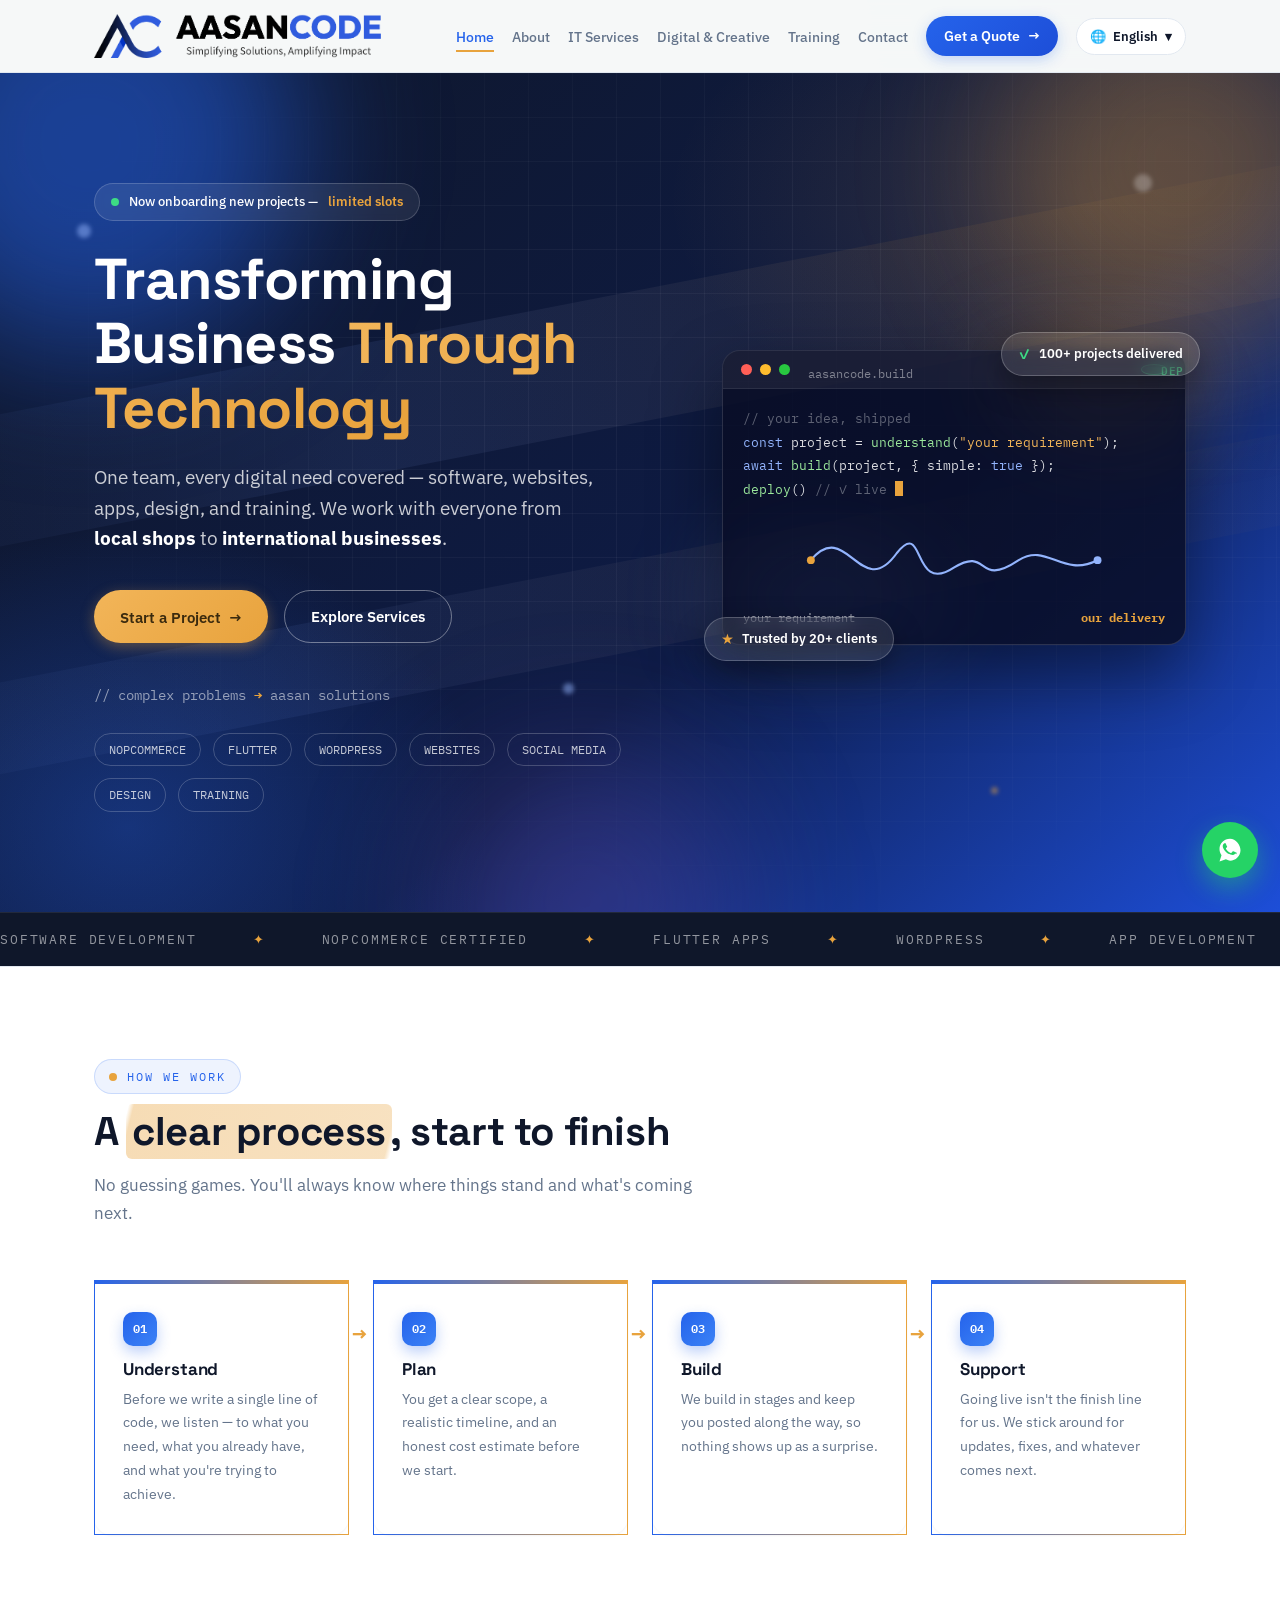
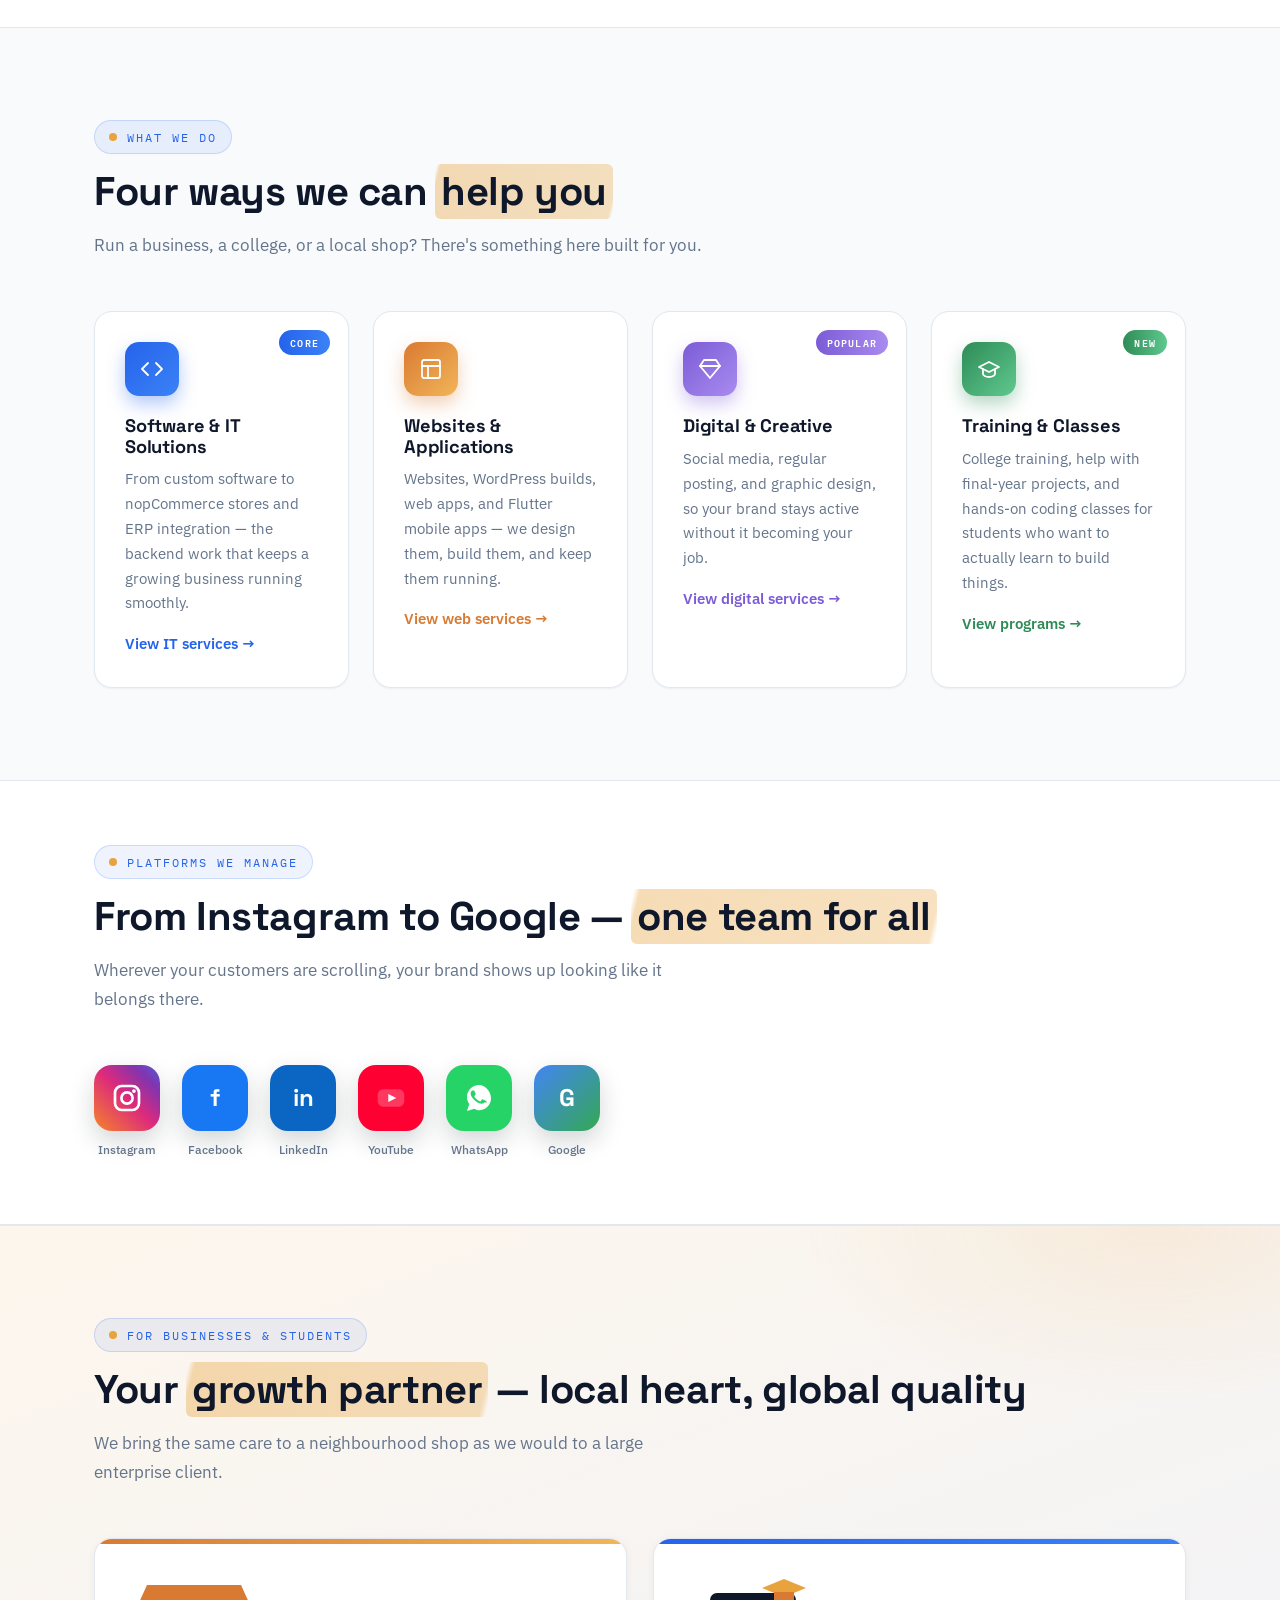
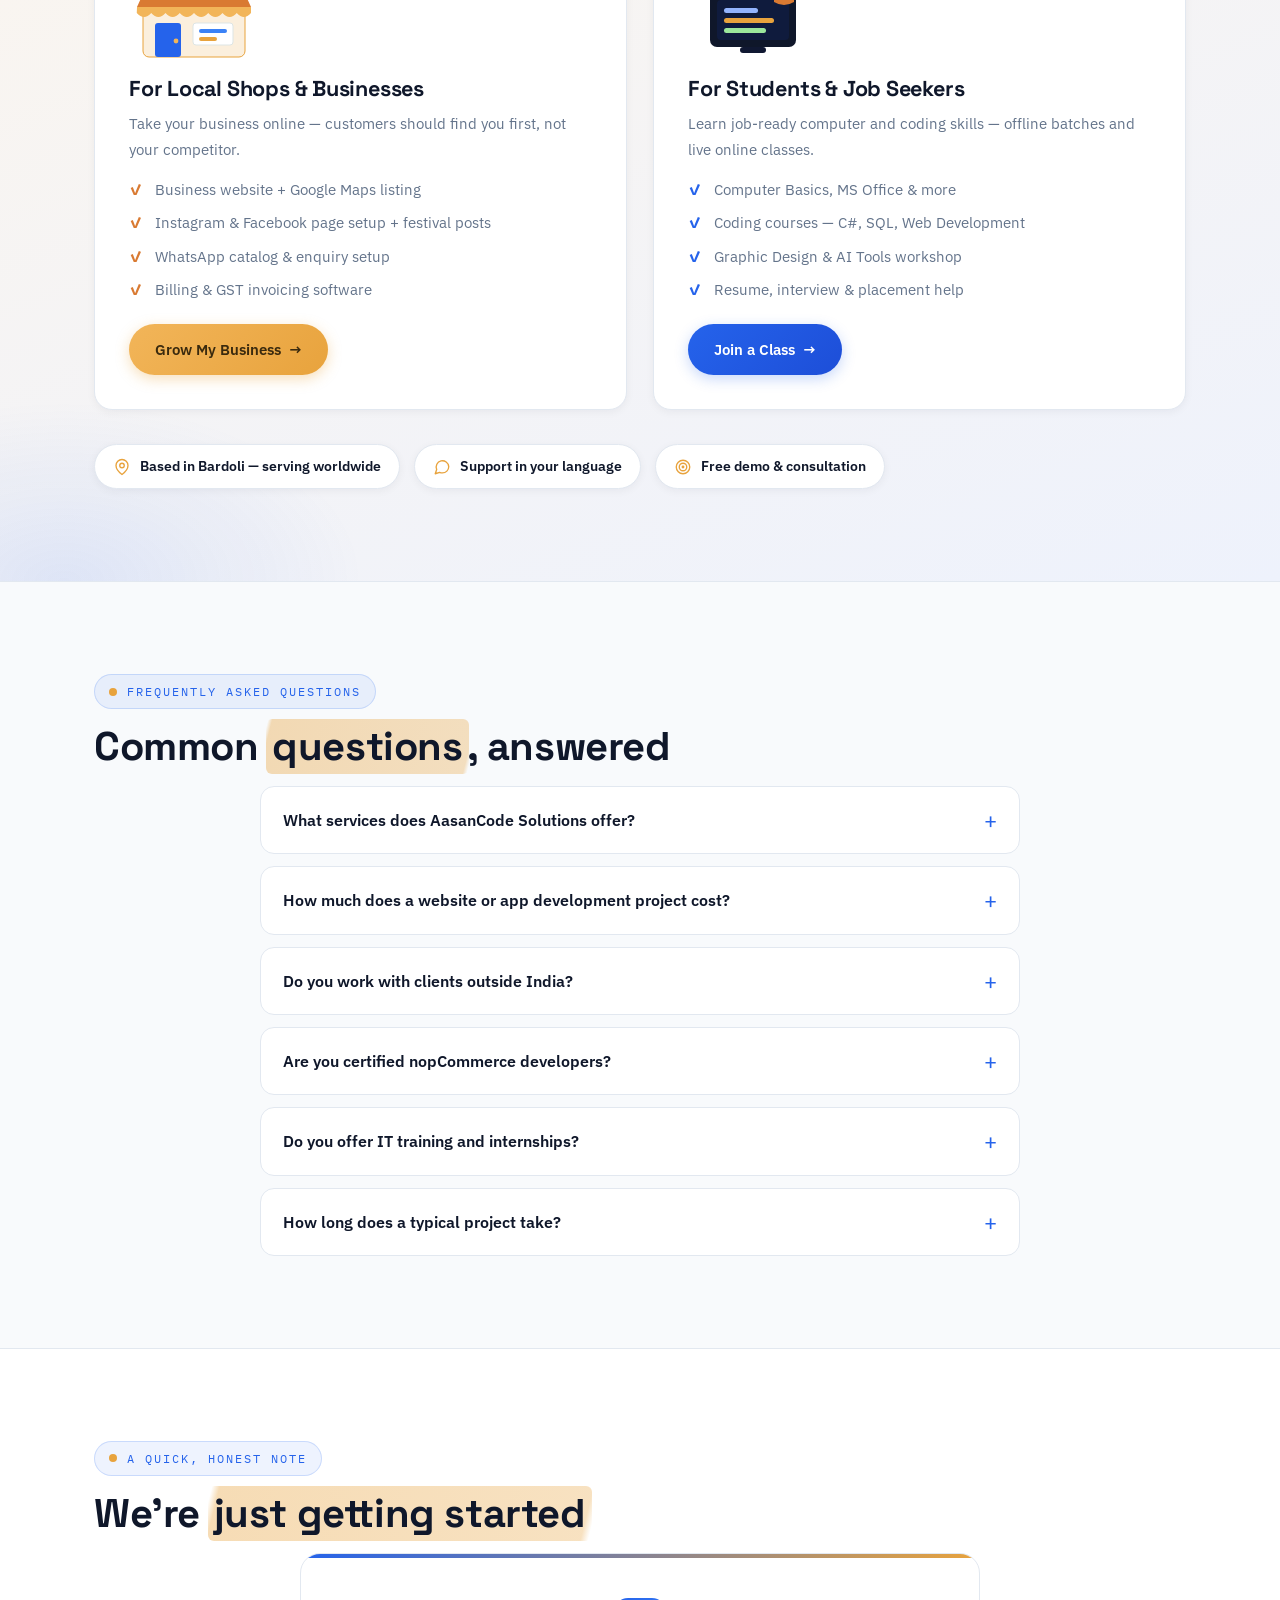
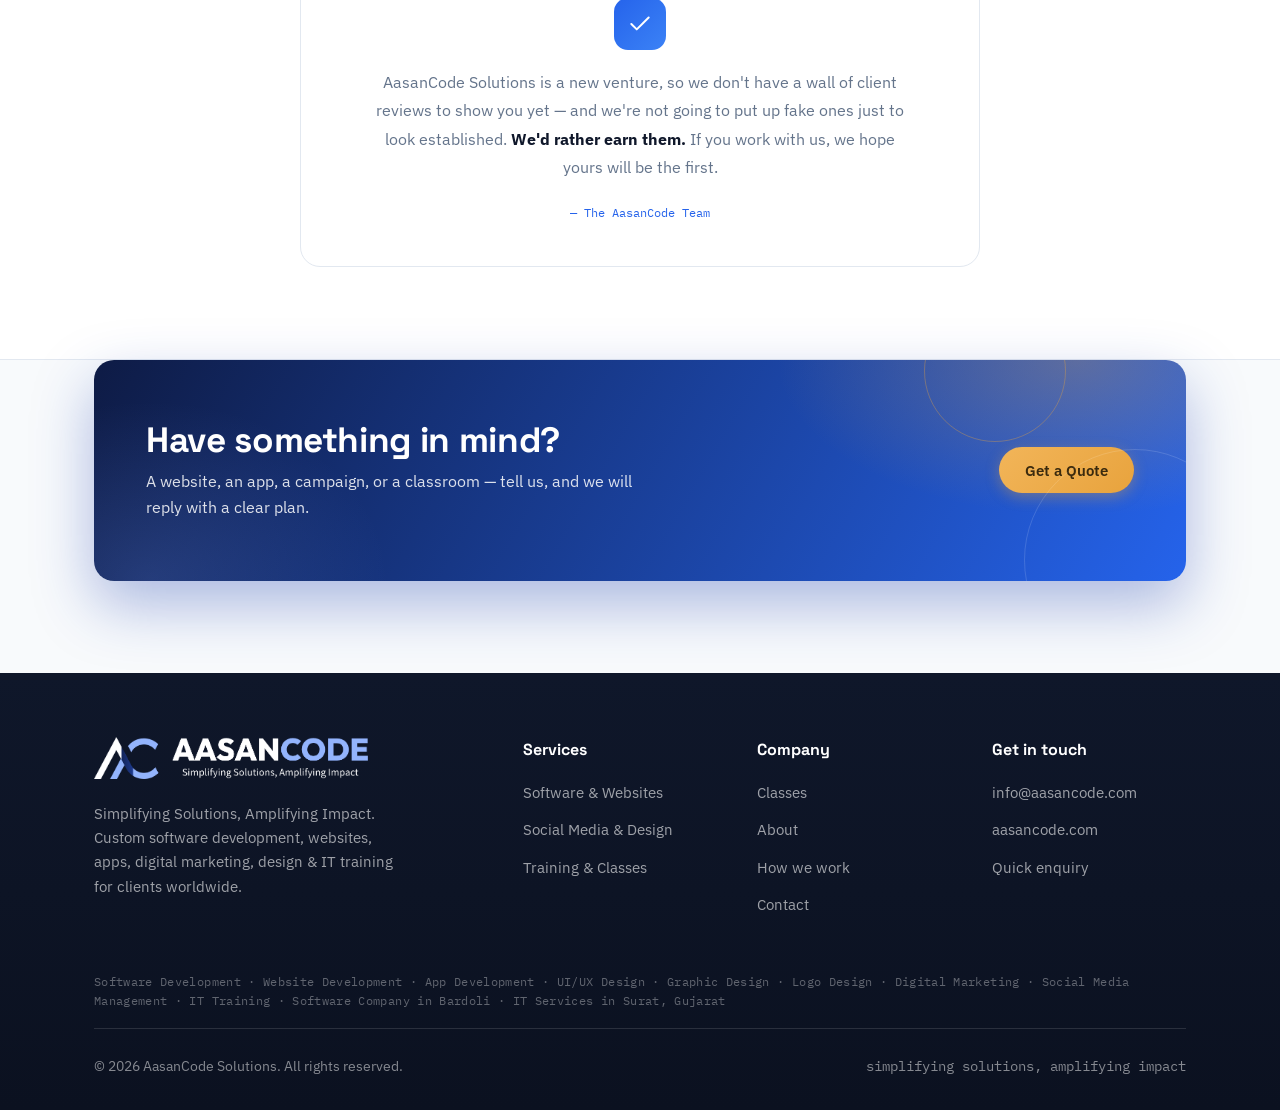
<file: index.html>
<!DOCTYPE html>
<html lang="en">
<head>
<meta charset="UTF-8">
<meta name="viewport" content="width=device-width, initial-scale=1.0">
<title>Software, App &amp; Website Development Company | AasanCode</title>
<meta name="description" content="AasanCode Solutions builds custom software, websites, mobile apps &amp; e-commerce stores. Certified nopCommerce, Flutter &amp; WordPress experts.">
<meta name="keywords" content="nopCommerce developer, flutter app development company, flutter developer, wordpress development company, wordpress designer, nopCommerce development company, certified nopCommerce developer, software development company, custom software development, website development, app development, UI UX design, graphic design services, logo design, digital marketing agency, social media management, IT training, web design company, software company in Bardoli, IT company in Surat, website development Bardoli Surat">
<link rel="icon" type="image/svg+xml" href="images/logo-mark.svg">
<meta property="og:title" content="Software, App &amp; Website Development Company | AasanCode">
<meta property="og:description" content="AasanCode Solutions builds custom software, websites, mobile apps &amp; e-commerce stores. Certified nopCommerce, Flutter &amp; WordPress experts.">
<meta property="og:type" content="website">
<meta property="og:url" content="https://aasancode.com/">
<link rel="canonical" href="https://aasancode.com/">
<meta property="og:image" content="https://aasancode.com/images/og-image.png">

<!-- Google Search Console: paste your verification code below (get it from search.google.com/search-console) -->
<!-- <meta name="google-site-verification" content="PASTE_CODE_HERE"> -->

<!-- Google Analytics 4: paste your Measurement ID below (get it from analytics.google.com), then uncomment -->
<!--
<script async src="https://www.googletagmanager.com/gtag/js?id=G-XXXXXXXXXX"></script>
<script>
  window.dataLayer = window.dataLayer || [];
  function gtag(){dataLayer.push(arguments);}
  gtag('js', new Date());
  gtag('config', 'G-XXXXXXXXXX');
</script>
-->
<meta property="og:image:width" content="1200">
<meta property="og:image:height" content="630">
<meta name="twitter:card" content="summary_large_image">
<meta name="geo.region" content="IN-GJ">
<meta name="geo.placename" content="Bardoli, Surat, Gujarat, India">
<script type="application/ld+json">
{
  "@context": "https://schema.org",
  "@type": "ProfessionalService",
  "name": "AasanCode Solutions",
  "slogan": "Simplifying Solutions, Amplifying Impact",
  "url": "https://aasancode.com",
  "email": "info@aasancode.com",
  "image": "https://aasancode.com/wp-content/uploads/2025/05/logo_ac.png",
  "address": { "@type": "PostalAddress", "addressLocality": "Bardoli", "addressRegion": "Gujarat", "addressCountry": "IN" },
  "areaServed": ["Bardoli", "Surat", "Gujarat", "India", "United States", "Worldwide"],
  "telephone": "+919510934604",
  "sameAs": ["https://www.instagram.com/aasancode/"],
  "description": "Custom software development, website & app development, UI/UX design, graphic design, digital marketing, social media management, and IT training.",
  "knowsAbout": ["nopCommerce Development", "Flutter App Development", "WordPress Development", "Software Development", "Custom Software Development", "Website Development", "App Development", "UI/UX Design", "Graphic Design", "Logo Design", "Digital Marketing", "Social Media Management", "SEO", "IT Training"]
}
</script>
<link rel="preconnect" href="https://fonts.googleapis.com">
<link rel="preconnect" href="https://fonts.gstatic.com" crossorigin>
<link href="https://fonts.googleapis.com/css2?family=Space+Grotesk:wght@500;700&family=IBM+Plex+Sans:wght@400;500;600&family=IBM+Plex+Mono:wght@400;500&display=optional" rel="stylesheet">
<link rel="stylesheet" href="css/style.css?v=3">
</head>
<body>

<!-- SVG icon sprite -->
<svg style="display:none" xmlns="http://www.w3.org/2000/svg">
  <symbol id="i-code" viewBox="0 0 24 24"><polyline points="16 18 22 12 16 6"/><polyline points="8 6 2 12 8 18"/></symbol>
  <symbol id="i-cart" viewBox="0 0 24 24"><circle cx="9" cy="21" r="1.5"/><circle cx="19" cy="21" r="1.5"/><path d="M2 3h3l2.6 12.6a1 1 0 0 0 1 .8h9.7a1 1 0 0 0 1-.8L21 7H6"/></symbol>
  <symbol id="i-sync" viewBox="0 0 24 24"><polyline points="23 4 23 10 17 10"/><polyline points="1 20 1 14 7 14"/><path d="M3.5 9a9 9 0 0 1 14.9-3.4L23 10M1 14l4.6 4.4A9 9 0 0 0 20.5 15"/></symbol>
  <symbol id="i-layout" viewBox="0 0 24 24"><rect x="3" y="3" width="18" height="18" rx="2"/><line x1="3" y1="9" x2="21" y2="9"/><line x1="9" y1="21" x2="9" y2="9"/></symbol>
  <symbol id="i-app" viewBox="0 0 24 24"><rect x="5" y="2" width="14" height="20" rx="2"/><line x1="12" y1="18" x2="12" y2="18.01"/></symbol>
  <symbol id="i-wrench" viewBox="0 0 24 24"><path d="M14.7 6.3a5 5 0 0 0-6.9 6L3 17l4 4 4.7-4.8a5 5 0 0 0 6-6.9L14 13l-3-3z"/></symbol>
  <symbol id="i-shop" viewBox="0 0 24 24"><path d="M3 9l1.5-5h15L21 9"/><path d="M4 9v11a1 1 0 0 0 1 1h14a1 1 0 0 0 1-1V9"/><path d="M9 21v-7h6v7"/><path d="M3 9h18"/></symbol>
  <symbol id="i-school" viewBox="0 0 24 24"><path d="M22 10L12 5 2 10l10 5 10-5z"/><path d="M6 12.5V17c0 1.5 2.7 3 6 3s6-1.5 6-3v-4.5"/></symbol>
  <symbol id="i-clip" viewBox="0 0 24 24"><rect x="5" y="4" width="14" height="18" rx="2"/><path d="M9 4a2 2 0 0 1 6 0"/><line x1="9" y1="11" x2="15" y2="11"/><line x1="9" y1="15" x2="13" y2="15"/></symbol>
  <symbol id="i-pin" viewBox="0 0 24 24"><path d="M20 10c0 6-8 12-8 12S4 16 4 10a8 8 0 0 1 16 0z"/><circle cx="12" cy="10" r="3"/></symbol>
  <symbol id="i-target" viewBox="0 0 24 24"><circle cx="12" cy="12" r="9"/><circle cx="12" cy="12" r="5"/><circle cx="12" cy="12" r="1"/></symbol>
  <symbol id="i-cal" viewBox="0 0 24 24"><rect x="3" y="5" width="18" height="16" rx="2"/><line x1="16" y1="3" x2="16" y2="7"/><line x1="8" y1="3" x2="8" y2="7"/><line x1="3" y1="11" x2="21" y2="11"/></symbol>
  <symbol id="i-chart" viewBox="0 0 24 24"><line x1="4" y1="20" x2="20" y2="20"/><rect x="6" y="12" width="3" height="8"/><rect x="11" y="8" width="3" height="12"/><rect x="16" y="4" width="3" height="16"/></symbol>
  <symbol id="i-diamond" viewBox="0 0 24 24"><path d="M6 3h12l4 6-10 12L2 9l4-6z"/><path d="M2 9h20"/></symbol>
  <symbol id="i-image" viewBox="0 0 24 24"><rect x="3" y="3" width="18" height="18" rx="2"/><circle cx="8.5" cy="8.5" r="1.5"/><path d="M21 15l-5-5L5 21"/></symbol>
  <symbol id="i-doc" viewBox="0 0 24 24"><path d="M14 2H6a2 2 0 0 0-2 2v16a2 2 0 0 0 2 2h12a2 2 0 0 0 2-2V8z"/><polyline points="14 2 14 8 20 8"/></symbol>
  <symbol id="i-video" viewBox="0 0 24 24"><rect x="2" y="5" width="14" height="14" rx="2"/><polygon points="22 7 16 12 22 17 22 7"/></symbol>
  <symbol id="i-folder" viewBox="0 0 24 24"><path d="M22 19a2 2 0 0 1-2 2H4a2 2 0 0 1-2-2V5a2 2 0 0 1 2-2h5l2 3h9a2 2 0 0 1 2 2z"/></symbol>
  <symbol id="i-brief" viewBox="0 0 24 24"><rect x="2" y="7" width="20" height="14" rx="2"/><path d="M16 7V5a2 2 0 0 0-2-2h-4a2 2 0 0 0-2 2v2"/></symbol>
  <symbol id="i-users" viewBox="0 0 24 24"><path d="M17 21v-2a4 4 0 0 0-4-4H5a4 4 0 0 0-4 4v2"/><circle cx="9" cy="7" r="4"/><path d="M23 21v-2a4 4 0 0 0-3-3.87M16 3.13a4 4 0 0 1 0 7.75"/></symbol>
  <symbol id="i-gear" viewBox="0 0 24 24"><circle cx="12" cy="12" r="3"/><path d="M19.4 15a1.7 1.7 0 0 0 .3 1.9l.1.1a2 2 0 1 1-2.8 2.8l-.1-.1a1.7 1.7 0 0 0-1.9-.3 1.7 1.7 0 0 0-1 1.5V21a2 2 0 1 1-4 0v-.1a1.7 1.7 0 0 0-1-1.6 1.7 1.7 0 0 0-1.9.3l-.1.1a2 2 0 1 1-2.8-2.8l.1-.1a1.7 1.7 0 0 0 .3-1.9 1.7 1.7 0 0 0-1.5-1H3a2 2 0 1 1 0-4h.1a1.7 1.7 0 0 0 1.6-1 1.7 1.7 0 0 0-.3-1.9l-.1-.1a2 2 0 1 1 2.8-2.8l.1.1a1.7 1.7 0 0 0 1.9.3h0a1.7 1.7 0 0 0 1-1.5V3a2 2 0 1 1 4 0v.1a1.7 1.7 0 0 0 1 1.6 1.7 1.7 0 0 0 1.9-.3l.1-.1a2 2 0 1 1 2.8 2.8l-.1.1a1.7 1.7 0 0 0-.3 1.9v0a1.7 1.7 0 0 0 1.5 1H21a2 2 0 1 1 0 4h-.1a1.7 1.7 0 0 0-1.5 1z"/></symbol>
  <symbol id="i-msg" viewBox="0 0 24 24"><path d="M21 11.5a8.4 8.4 0 0 1-8.5 8.4 8.6 8.6 0 0 1-3.7-.8L3 21l1.9-5.6a8.4 8.4 0 1 1 16.1-3.9z"/></symbol>
  <symbol id="b-insta" viewBox="0 0 24 24"><rect x="3" y="3" width="18" height="18" rx="5" fill="none" stroke="#fff" stroke-width="2"/><circle cx="12" cy="12" r="4.2" fill="none" stroke="#fff" stroke-width="2"/><circle cx="17.2" cy="6.8" r="1.4" fill="#fff" stroke="none"/></symbol>
  <symbol id="b-yt" viewBox="0 0 24 24"><rect x="2" y="5.5" width="20" height="13" rx="4" fill="#fff" fill-opacity="0.22"/><polygon points="10,9 16,12 10,15" fill="#fff"/></symbol>
  <symbol id="b-wa" viewBox="0 0 32 32"><path fill="#fff" d="M16 3C9.4 3 4 8.3 4 14.9c0 2.6.8 5 2.3 7L4 29l7.3-2.3c1.9 1 3.9 1.5 4.7 1.5 6.6 0 12-5.3 12-11.9S22.6 3 16 3zm5.9 16.9c-.3.8-1.5 1.5-2.4 1.7-.6.1-1.5.2-4.3-.9-3.6-1.5-5.9-5.1-6.1-5.4-.2-.2-1.4-1.9-1.4-3.6s.9-2.6 1.2-2.9c.3-.3.7-.4 1-.4h.7c.2 0 .5-.1.8.6.3.8 1.1 2.6 1.2 2.8.1.2.2.4 0 .7-.1.2-.2.4-.4.6l-.6.7c-.2.2-.4.4-.2.8.2.4 1 1.7 2.2 2.7 1.5 1.3 2.8 1.8 3.2 2 .4.2.6.1.9-.1.2-.3 1-1.2 1.3-1.6.3-.4.5-.3.9-.2.4.1 2.4 1.1 2.8 1.3.4.2.7.3.8.5.1.2.1 1-.2 1.7z"/></symbol>
</svg>

<div id="scrollbar"></div>

<header>
  <div class="wrap nav">
    <a href="/" class="logo"><img src="images/logo_ac.png" alt="AasanCode" class="logo-img"></a>
    <button class="nav-toggle" aria-label="Toggle menu" onclick="toggleNav()">☰</button>
    <ul class="nav-links" id="navLinks">
      <li><a href="/" class="active" data-i18n="nav.home">Home</a></li>
      <li><a href="/about"  data-i18n="foot.c1">About</a></li>
      <li><a href="/services"  data-i18n="nav.services">IT Services</a></li>
      <li><a href="/digital"  data-i18n="nav.digital">Digital &amp; Creative</a></li>
      <li><a href="/training"  data-i18n="nav.training">Training</a></li>
      <li><a href="/contact"  data-i18n="nav.contact">Contact</a></li>
      <li><button class="btn btn-primary" onclick="openModal()"><span data-i18n="nav.quote">Get a Quote</span> <span class="arrow">→</span></button></li>
      <li class="lang-dd">
        <button type="button" class="lang-btn" id="langBtn" onclick="toggleLangMenu(event)" aria-haspopup="true" aria-expanded="false">🌐 <span id="langCur">English</span> ▾</button>
        <div class="lang-menu" id="langMenu" role="menu">
          <button type="button" onclick="setLang('en')"><span class="lf">🇺🇸</span> English</button>
          <button type="button" onclick="setLang('hi')"><span class="lf">🇮🇳</span> हिन्दी</button>
          <button type="button" onclick="setLang('ar')"><span class="lf">🇰🇼</span> Arabic — العربية</button>
          <button type="button" onclick="setLang('fr')"><span class="lf">🇫🇷</span> Français</button>
          <button type="button" onclick="setLang('es')"><span class="lf">🇪🇸</span> Español</button>
          <button type="button" onclick="setLang('de')"><span class="lf">🇩🇪</span> Deutsch</button>
          <button type="button" onclick="setLang('gu')"><span class="lf">🇮🇳</span> ગુજરાતી</button>
        </div>
      </li>
    </ul>
  </div>
</header>
<section class="hero">
  <div class="hero-orbs" aria-hidden="true">
    <span class="blob b1"></span><span class="blob b2"></span><span class="blob b3"></span>
    <span class="beam"></span><span class="beam bm2"></span>
    <span class="orb o1"></span><span class="orb o2"></span><span class="orb o3"></span><span class="orb o4"></span><span class="orb o5"></span>
    <span class="twinkle t1"></span><span class="twinkle t2"></span><span class="twinkle t3"></span><span class="twinkle t4"></span><span class="twinkle t5"></span>
  </div>
  <div class="wrap hero-grid">
    <div>
      <div class="announce fx d1" data-i18n-html="hero.announce"><span class="dot"></span> Now onboarding new projects — <b>limited slots</b></div>
      <h1 class="fx d2" data-i18n-html="hero.h1">Transforming Business <span class="grad-text">Through Technology</span></h1>
      <p class="lead fx d3" data-i18n-html="hero.lead">One team, every digital need covered — software, websites, apps, design, and training. We work with everyone from <b style="color:#fff">local shops</b> to <b style="color:#fff">international businesses</b>.</p>
      <div class="hero-cta fx d4">
        <button class="btn btn-amber" onclick="openModal()"><span data-i18n="hero.cta1">Start a Project</span> <span class="arrow">→</span></button>
        <a href="/services" class="btn btn-ghost" style="border-color:rgba(255,255,255,.4);color:#fff" data-i18n="hero.cta2">Explore Services</a>
      </div>
      <p class="hero-tag mono fx d5">// complex problems <span>→</span> aasan solutions</p>
      <div class="hero-badges fx d6">
        <span class="hb">NOPCOMMERCE</span><span class="hb">FLUTTER</span><span class="hb">WORDPRESS</span><span class="hb">WEBSITES</span><span class="hb">SOCIAL MEDIA</span><span class="hb">DESIGN</span><span class="hb">TRAINING</span>
      </div>
    </div>
    <div class="editor-scene fx d3" aria-hidden="true">
      <div class="float-chip fc1"><span class="fc-ic">✓</span> 100+ projects delivered</div>
      <div class="float-chip fc2"><span class="fc-ic">★</span> Trusted by 20+ clients</div>
      <div class="editor">
      <div class="editor-bar"><span class="r"></span><span class="y"></span><span class="g"></span><span class="fname">aasancode.build</span><span class="deploy-pill"><span class="dp-dot"></span>DEPLOYED</span></div>
      <div class="editor-body">
        <span class="ln"><span class="c-cm">// your idea, shipped</span></span>
        <span class="ln"><span class="c-kw">const</span> project = <span class="c-fn">understand</span>(<span class="c-str">"your requirement"</span>);</span>
        <span class="ln"><span class="c-kw">await</span> <span class="c-fn">build</span>(project, { simple: <span class="c-kw">true</span> });</span>
        <span class="ln"><span class="c-fn">deploy</span>() <span class="c-cm">// ✓ live</span> <span class="cursor"></span></span>
      </div>
      <div class="editor-tangle">
        <svg viewBox="0 0 420 120" width="100%" xmlns="http://www.w3.org/2000/svg">
          <path id="tanglePath" d="M10,70 C60,10 80,130 130,60 C170,10 150,120 210,80 C260,50 240,110 300,70 C340,45 360,95 410,70"
                fill="none" stroke="#93B4FD" stroke-width="3" stroke-linecap="round"/>
          <circle cx="10" cy="70" r="5.5" fill="#E8A33D"/>
          <circle cx="410" cy="70" r="5.5" fill="#93B4FD"/>
        </svg>
        <div class="tangle-label"><span>your requirement</span><b>our delivery</b></div>
      </div>
      </div>
    </div>
  </div>
</section>

<div class="marquee" aria-hidden="true">
  <div class="marquee-track">
    <span>SOFTWARE DEVELOPMENT <em>✦</em> NOPCOMMERCE CERTIFIED <em>✦</em> FLUTTER APPS <em>✦</em> WORDPRESS <em>✦</em> APP DEVELOPMENT <em>✦</em> UI/UX DESIGN <em>✦</em> E-COMMERCE <em>✦</em> ERP INTEGRATION <em>✦</em> WEBSITES <em>✦</em> WEB APPS <em>✦</em> SOCIAL MEDIA <em>✦</em> GRAPHIC DESIGN <em>✦</em> COLLEGE TRAINING <em>✦</em> LOCAL PROJECTS <em>✦</em></span>
    <span>SOFTWARE DEVELOPMENT <em>✦</em> NOPCOMMERCE CERTIFIED <em>✦</em> FLUTTER APPS <em>✦</em> WORDPRESS <em>✦</em> APP DEVELOPMENT <em>✦</em> UI/UX DESIGN <em>✦</em> E-COMMERCE <em>✦</em> ERP INTEGRATION <em>✦</em> WEBSITES <em>✦</em> WEB APPS <em>✦</em> SOCIAL MEDIA <em>✦</em> GRAPHIC DESIGN <em>✦</em> COLLEGE TRAINING <em>✦</em> LOCAL PROJECTS <em>✦</em></span>
  </div>
</div>

<section id="process" class="band">
  <div class="wrap">
    <span class="eyebrow" data-i18n="proc.eyebrow">How we work</span>
    <h2 class="section-title" data-i18n-html="proc.title">A <span class="hl">clear process</span>, start to finish</h2>
    <p class="section-sub" data-i18n="proc.sub">No guessing games. You'll always know where things stand and what's coming next.</p>
    <div class="steps">
      <div class="step reveal"><h3 data-i18n="step.1t">Understand</h3><p data-i18n="step.1d">Before we write a single line of code, we listen — to what you need, what you already have, and what you're trying to achieve.</p></div>
      <div class="step reveal"><h3 data-i18n="step.2t">Plan</h3><p data-i18n="step.2d">You get a clear scope, a realistic timeline, and an honest cost estimate before we start.</p></div>
      <div class="step reveal"><h3 data-i18n="step.3t">Build</h3><p data-i18n="step.3d">We build in stages and keep you posted along the way, so nothing shows up as a surprise.</p></div>
      <div class="step reveal"><h3 data-i18n="step.4t">Support</h3><p data-i18n="step.4d">Going live isn't the finish line for us. We stick around for updates, fixes, and whatever comes next.</p></div>
    </div>
  </div>
</section>


<section id="pillars">
  <div class="wrap">
    <span class="eyebrow" data-i18n="pillars.eyebrow">What we do</span>
    <h2 class="section-title" data-i18n-html="pillars.title">Four ways we can <span class="hl">help you</span></h2>
    <p class="section-sub" data-i18n="pillars.sub">Run a business, a college, or a local shop? There's something here built for you.</p>
    <div class="cards four">
      <div class="card reveal c1">
        <div class="icon"><svg class="ic" aria-hidden="true"><use href="#i-code"/></svg></div>
        <span class="card-tag">CORE</span>
        <h3 data-i18n="pillars.c1t">Software &amp; IT Solutions</h3>
        <p data-i18n="pillars.c1d">From custom software to nopCommerce stores and ERP integration — the backend work that keeps a growing business running smoothly.</p>
        <a class="card-link" href="/services" data-i18n="pillars.c1l">View IT services →</a>
      </div>
      <div class="card reveal c2">
        <div class="icon"><svg class="ic" aria-hidden="true"><use href="#i-layout"/></svg></div>
        <h3 data-i18n="pillars.c2t">Websites &amp; Applications</h3>
        <p data-i18n="pillars.c2d">Websites, WordPress builds, web apps, and Flutter mobile apps — we design them, build them, and keep them running.</p>
        <a class="card-link" href="/services#web" data-i18n="pillars.c2l">View web services →</a>
      </div>
      <div class="card reveal c3">
        <div class="icon"><svg class="ic" aria-hidden="true"><use href="#i-diamond"/></svg></div>
        <span class="card-tag">POPULAR</span>
        <h3 data-i18n="pillars.c3t">Digital &amp; Creative</h3>
        <p data-i18n="pillars.c3d">Social media, regular posting, and graphic design, so your brand stays active without it becoming your job.</p>
        <a class="card-link" href="/digital" data-i18n="pillars.c3l">View digital services →</a>
      </div>
      <div class="card reveal c4">
        <div class="icon"><svg class="ic" aria-hidden="true"><use href="#i-school"/></svg></div>
        <span class="card-tag">NEW</span>
        <h3 data-i18n="pillars.c4t">Training &amp; Classes</h3>
        <p data-i18n="pillars.c4d">College training, help with final-year projects, and hands-on coding classes for students who want to actually learn to build things.</p>
        <a class="card-link" href="/training" data-i18n="pillars.c4l">View programs →</a>
      </div>
    </div>
  </div>
</section>


<section class="band" style="padding:64px 0">
  <div class="wrap">
    <span class="eyebrow" data-i18n="soc.eyebrow">Platforms we manage</span>
    <h2 class="section-title" data-i18n-html="soc.title">Instagram thi Google sudhi — <span class="hl">badhu ek team</span></h2>
    <p class="section-sub" data-i18n="soc.sub">Wherever your customers are scrolling, your brand shows up looking like it belongs there.</p>
    <div class="socials">
      <div class="stile-wrap reveal"><div class="stile st-insta"><svg><use href="#b-insta"/></svg></div><div class="lbl">Instagram</div></div>
      <div class="stile-wrap reveal"><div class="stile st-fb">f</div><div class="lbl">Facebook</div></div>
      <div class="stile-wrap reveal"><div class="stile st-li">in</div><div class="lbl">LinkedIn</div></div>
      <div class="stile-wrap reveal"><div class="stile st-yt"><svg><use href="#b-yt"/></svg></div><div class="lbl">YouTube</div></div>
      <div class="stile-wrap reveal"><div class="stile st-wa"><svg viewBox="0 0 32 32"><use href="#b-wa"/></svg></div><div class="lbl">WhatsApp</div></div>
      <div class="stile-wrap reveal"><div class="stile st-gg">G</div><div class="lbl">Google</div></div>
    </div>
  </div>
</section>


<section class="local-sec">
  <div class="wrap">
    <span class="eyebrow" data-i18n="loc.eyebrow">For businesses &amp; students</span>
    <h2 class="section-title" data-i18n-html="loc.title">Your <span class="hl">growth partner</span> — local heart, global quality</h2>
    <p class="section-sub" data-i18n="loc.sub">We bring the same care to a neighbourhood shop as we would to a large enterprise client.</p>
    <div class="local-cards">
      <div class="local-card shop reveal">
        <div class="card-illo" aria-hidden="true">
          <svg viewBox="0 0 130 96" xmlns="http://www.w3.org/2000/svg">
            <rect x="14" y="40" width="102" height="50" rx="6" fill="#FBEFDD" stroke="#E8A33D"/>
            <path d="M8 40 l10 -22 h94 l10 22 z" fill="#D97A32"/>
            <path d="M8 40 h114 v6 q-7 8 -14.25 0 q-7.1 8 -14.25 0 q-7.1 8 -14.25 0 q-7.1 8 -14.25 0 q-7.1 8 -14.25 0 q-7.1 8 -14.25 0 q-7.1 8 -14.25 0 q-7.2 8 -14.5 0 z" fill="#F2B559"/>
            <rect x="26" y="56" width="26" height="34" rx="3" fill="#2563EB"/>
            <circle cx="47" cy="74" r="2.4" fill="#F2B559"/>
            <rect x="64" y="56" width="40" height="22" rx="3" fill="#fff" stroke="#DDE5E5"/>
            <rect x="70" y="62" width="28" height="4" rx="2" fill="#3B82F6"/>
            <rect x="70" y="70" width="18" height="4" rx="2" fill="#E8A33D"/>
          </svg>
        </div>
        <h3 data-i18n="loc.b1t">For Local Shops &amp; Businesses</h3>
        <p data-i18n="loc.b1d">Take your business online — customers should find you first, not your competitor.</p>
        <ul>
          <li data-i18n="loc.b1i1">Business website + Google Maps listing</li>
          <li data-i18n="loc.b1i2">Instagram &amp; Facebook page setup + festival posts</li>
          <li data-i18n="loc.b1i3">WhatsApp catalog &amp; enquiry setup</li>
          <li data-i18n="loc.b1i4">Billing &amp; GST invoicing software</li>
        </ul>
        <a href="/digital" class="btn btn-amber"><span data-i18n="loc.b1l">Grow My Business</span> <span class="arrow">→</span></a>
      </div>
      <div class="local-card stud reveal">
        <div class="card-illo" aria-hidden="true">
          <svg viewBox="0 0 130 96" xmlns="http://www.w3.org/2000/svg">
            <rect x="22" y="26" width="86" height="54" rx="7" fill="#0F172A"/>
            <rect x="29" y="33" width="72" height="40" rx="4" fill="#0F1B3D"/>
            <rect x="36" y="41" width="34" height="5" rx="2.5" fill="#93B4FD"/>
            <rect x="36" y="51" width="50" height="5" rx="2.5" fill="#E8A33D"/>
            <rect x="36" y="61" width="42" height="5" rx="2.5" fill="#9BE79B"/>
            <rect x="52" y="80" width="26" height="6" rx="3" fill="#101832"/>
            <path d="M96 12 l22 9 -22 9 -22 -9 z" fill="#E8A33D"/>
            <path d="M86 25 v10 q10 6 20 0 v-10" fill="#D97A32"/>
          </svg>
        </div>
        <h3 data-i18n="loc.b2t">For Students &amp; Job Seekers</h3>
        <p data-i18n="loc.b2d">Learn job-ready computer and coding skills — offline batches and live online classes.</p>
        <ul>
          <li data-i18n="loc.b2i1">Computer Basics, MS Office &amp; more</li>
          <li data-i18n="loc.b2i2">Coding courses — C#, SQL, Web Development</li>
          <li data-i18n="loc.b2i3">Graphic Design &amp; AI Tools workshop</li>
          <li data-i18n="loc.b2i4">Resume, interview &amp; placement help</li>
        </ul>
        <a href="/training" class="btn btn-primary"><span data-i18n="loc.b2l">Join a Class</span> <span class="arrow">→</span></a>
      </div>
    </div>
    <div class="local-feats">
      <span class="local-feat"><svg class="ic"><use href="#i-pin"/></svg> <span data-i18n="loc.f1">Based in Bardoli — serving worldwide</span></span>
      <span class="local-feat"><svg class="ic"><use href="#i-msg"/></svg> <span data-i18n="loc.f2">Support in your language</span></span>
      <span class="local-feat"><svg class="ic"><use href="#i-target"/></svg> <span data-i18n="loc.f3">Free demo &amp; consultation</span></span>
    </div>
  </div>
</section>









<section id="faq">
  <div class="wrap">
    <span class="eyebrow">Frequently Asked Questions</span>
    <h2 class="section-title">Common <span class="hl">questions</span>, answered</h2>
    <div class="faq-list">
      <details class="faq-item">
        <summary>What services does AasanCode Solutions offer?</summary>
        <p>Pretty much everything digital — custom software, websites, Flutter apps, nopCommerce stores, WordPress design, UI/UX and graphic design, social media management, and IT training. One team handles all of it, so you're not juggling five different vendors.</p>
      </details>
      <details class="faq-item">
        <summary>How much does a website or app development project cost?</summary>
        <p>It really depends on what you need. A simple business website costs a lot less than a full e-commerce platform or a custom app, obviously. Tell us what you have in mind through the contact form or WhatsApp, and we'll send back a clear quote within a business day.</p>
      </details>
      <details class="faq-item">
        <summary>Do you work with clients outside India?</summary>
        <p>Yes. We work with startups and businesses both in India and abroad, and we keep flexible hours so time zones don't get in the way.</p>
      </details>
      <details class="faq-item">
        <summary>Are you certified nopCommerce developers?</summary>
        <p>Yes — our team includes certified nopCommerce developers who've actually built and shipped stores on the platform, not just read the documentation. Setup, custom plugins, theming, ERP integration, all of it.</p>
      </details>
      <details class="faq-item">
        <summary>Do you offer IT training and internships?</summary>
        <p>Yes. We run college industrial training, internships, and final-year project guidance in ASP.NET, C#, JavaScript, React, Flutter, and WordPress — taught by developers who write this code for a living, not just teach it.</p>
      </details>
      <details class="faq-item">
        <summary>How long does a typical project take?</summary>
        <p>That depends on what's involved. A basic website might take a couple of weeks; custom software or a full e-commerce platform takes longer. Either way, you'll know the timeline before we start, not halfway through.</p>
      </details>
    </div>
  </div>
</section>

<script type="application/ld+json">
{
  "@context": "https://schema.org",
  "@type": "FAQPage",
  "mainEntity": [
    {"@type": "Question", "name": "What services does AasanCode Solutions offer?", "acceptedAnswer": {"@type": "Answer", "text": "We offer custom software development, website development, mobile app development (Flutter), nopCommerce e-commerce development, WordPress design, UI/UX design, graphic design, digital marketing, social media management, and IT training courses."}},
    {"@type": "Question", "name": "How much does a website or app development project cost?", "acceptedAnswer": {"@type": "Answer", "text": "Cost depends on project scope. Share your requirements via our contact form or WhatsApp for a clear quote within one business day."}},
    {"@type": "Question", "name": "Do you work with clients outside India?", "acceptedAnswer": {"@type": "Answer", "text": "Yes, we serve startups and businesses across India and internationally, with flexible hours for different time zones."}},
    {"@type": "Question", "name": "Are you certified nopCommerce developers?", "acceptedAnswer": {"@type": "Answer", "text": "Yes, our team includes certified nopCommerce developers experienced in store setup, plugin development, theme customization, and ERP integration."}},
    {"@type": "Question", "name": "Do you offer IT training and internships?", "acceptedAnswer": {"@type": "Answer", "text": "Yes, we provide college industrial training, internships, and final-year project guidance in ASP.NET, C#, JavaScript, React, Flutter, and WordPress."}},
    {"@type": "Question", "name": "How long does a typical project take?", "acceptedAnswer": {"@type": "Answer", "text": "Timelines vary by complexity. A basic website can take a couple of weeks; custom software or e-commerce platforms may take longer. We share a clear timeline before starting."}}
  ]
}
</script>

<section class="band">
  <div class="wrap">
    <span class="eyebrow" data-i18n="quotes.eyebrow">A quick, honest note</span>
    <h2 class="section-title" data-i18n-html="quotes.title">We're <span class="hl">just getting started</span></h2>
    <div class="honest-card reveal">
      <div class="hc-icon"><svg class="ic" viewBox="0 0 24 24" fill="none" stroke="currentColor" stroke-width="2" stroke-linecap="round" stroke-linejoin="round" xmlns="http://www.w3.org/2000/svg"><path d="M20 6 9 17l-5-5"/></svg></div>
      <p data-i18n-html="quotes.honest">AasanCode Solutions is a new venture, so we don't have a wall of client reviews to show you yet — and we're not going to put up fake ones just to look established. <b>We'd rather earn them.</b> If you work with us, we hope yours will be the first.</p>
      <div class="hc-sign">— The AasanCode Team</div>
    </div>
  </div>
</section>

<section style="padding-top:0">
  <div class="wrap">
    <div class="cta-band">
      <div>
        <h2 data-i18n="cta.h2">Have something in mind?</h2>
        <p data-i18n="cta.p">A website, an app, a campaign, or a classroom — tell us, and we will reply with a clear plan.</p>
      </div>
      <button class="btn btn-amber" onclick="openModal()" data-i18n="cta.btn">Get a Quote</button>
    </div>
  </div>
</section>
<footer>
  <div class="wrap">
    <div class="foot-grid">
      <div>
        <a href="/" style="display:inline-block;margin-bottom:16px"><img src="images/logo_ac_white.png" alt="AasanCode" class="logo-img" style="height:42px"></a>
        <p data-i18n="foot.tag">Simplifying Solutions, Amplifying Impact. Custom software development, websites, apps, digital marketing, design &amp; IT training for clients worldwide.</p>
      </div>
      <div>
        <h4 data-i18n="foot.services">Services</h4>
        <ul>
          <li><a href="/services" data-i18n="foot.l1">Software &amp; Websites</a></li>
          <li><a href="/digital" data-i18n="foot.l2">Social Media &amp; Design</a></li>
          <li><a href="/training" data-i18n="foot.l3">Training &amp; Classes</a></li>
        </ul>
      </div>
      <div>
        <h4 data-i18n="foot.company">Company</h4>
        <ul>
          <li><a href="/classes" data-i18n="nav.classes">Classes</a></li>
          <li><a href="/about" data-i18n="foot.c1">About</a></li>
          <li><a href="/about" data-i18n="foot.c2">How we work</a></li>
          <li><a href="/contact" data-i18n="foot.c3">Contact</a></li>
        </ul>
      </div>
      <div>
        <h4 data-i18n="foot.touch">Get in touch</h4>
        <ul>
          <li><a href="mailto:info@aasancode.com">info@aasancode.com</a></li>
          <li><a href="https://aasancode.com">aasancode.com</a></li>
          <li><a href="#" onclick="openModal();return false;" data-i18n="foot.enquiry">Quick enquiry</a></li>
        </ul>
      </div>
    </div>
    <p class="foot-seo">Software Development · Website Development · App Development · UI/UX Design · Graphic Design · Logo Design · Digital Marketing · Social Media Management · IT Training · Software Company in Bardoli · IT Services in Surat, Gujarat</p>
    <div class="foot-bottom">
      <span data-i18n="foot.rights">© 2026 AasanCode Solutions. All rights reserved.</span>
      <span class="mono">simplifying solutions, amplifying impact</span>
    </div>
  </div>
</footer>

<!-- Floating WhatsApp button -->
<a class="wa-float" href="https://wa.me/919510934604?text=Hi%20AasanCode%2C%20I%20have%20an%20enquiry" target="_blank" rel="noopener" aria-label="Chat on WhatsApp">
  <svg viewBox="0 0 32 32" xmlns="http://www.w3.org/2000/svg"><path d="M16 3C9.4 3 4 8.3 4 14.9c0 2.6.8 5 2.3 7L4 29l7.3-2.3c1.9 1 3.9 1.5 4.7 1.5 6.6 0 12-5.3 12-11.9S22.6 3 16 3zm5.9 16.9c-.3.8-1.5 1.5-2.4 1.7-.6.1-1.5.2-4.3-.9-3.6-1.5-5.9-5.1-6.1-5.4-.2-.2-1.4-1.9-1.4-3.6s.9-2.6 1.2-2.9c.3-.3.7-.4 1-.4h.7c.2 0 .5-.1.8.6.3.8 1.1 2.6 1.2 2.8.1.2.2.4 0 .7-.1.2-.2.4-.4.6l-.6.7c-.2.2-.4.4-.2.8.2.4 1 1.7 2.2 2.7 1.5 1.3 2.8 1.8 3.2 2 .4.2.6.1.9-.1.2-.3 1-1.2 1.3-1.6.3-.4.5-.3.9-.2.4.1 2.4 1.1 2.8 1.3.4.2.7.3.8.5.1.2.1 1-.2 1.7z"/></svg>
</a>

<!-- Contact modal (available on every page) -->
<div class="modal-overlay" id="contactModal" role="dialog" aria-modal="true" aria-labelledby="modalTitle">
  <div class="modal">
    <button class="modal-close" aria-label="Close" onclick="closeModal()">×</button>
    <div id="formView">
      <h3 id="modalTitle" data-i18n="modal.title">Get a Quote</h3>
      <p class="modal-sub" data-i18n="modal.sub">Share a few details and we will get back to you within one business day.</p>
      <div class="field" id="fName">
        <label for="name" data-i18n="f.name">Name</label>
        <input type="text" id="name" placeholder="Your full name">
        <div class="err" data-i18n="f.nameErr">Please enter your name.</div>
      </div>
      <div class="field" id="fEmail">
        <label for="email" data-i18n="f.email">Email</label>
        <input type="email" id="email" placeholder="you@company.com">
        <div class="err" data-i18n="f.emailErr">Please enter a valid email address.</div>
      </div>
      <div class="field" id="fPhone">
        <label for="phone" data-i18n="f.phone">Mobile Number (optional)</label>
        <input type="tel" id="phone" inputmode="tel" placeholder="+91 98765 43210">
        <div class="err" data-i18n="f.phoneErr">Please enter a valid mobile number.</div>
      </div>
      <div class="field" id="fMsg">
        <label for="message" data-i18n="f.msg">Message</label>
        <textarea id="message" placeholder="Tell us briefly what you need — website, app, training, social media…"></textarea>
        <div class="err" data-i18n="f.msgErr">Please write a short message.</div>
      </div>
      <div class="field" id="fCap">
        <label for="captcha"><span data-i18n="f.cap">Spam check</span>: <span id="capQ" class="mono">3 + 4</span> = ?</label>
        <input type="text" id="captcha" inputmode="numeric" placeholder="Answer" autocomplete="off">
        <div class="err" data-i18n="f.capErr">Incorrect answer — please try again.</div>
      </div>
      <button class="btn btn-primary" onclick="submitForm()"><span data-i18n="f.send">Send Message</span> <span class="arrow">→</span></button>
    </div>
    <div class="success" id="successView">
      <div class="tick">✓</div>
      <h3 data-i18n="s.title">Message sent</h3>
      <p data-i18n="s.p">Thank you for reaching out. We will reply to your email within one business day.</p>
    </div>
  </div>
</div>

<script src="js/i18n.js?v=3"></script>
<script src="js/main.js?v=3"></script>
</body>
</html>
</file>
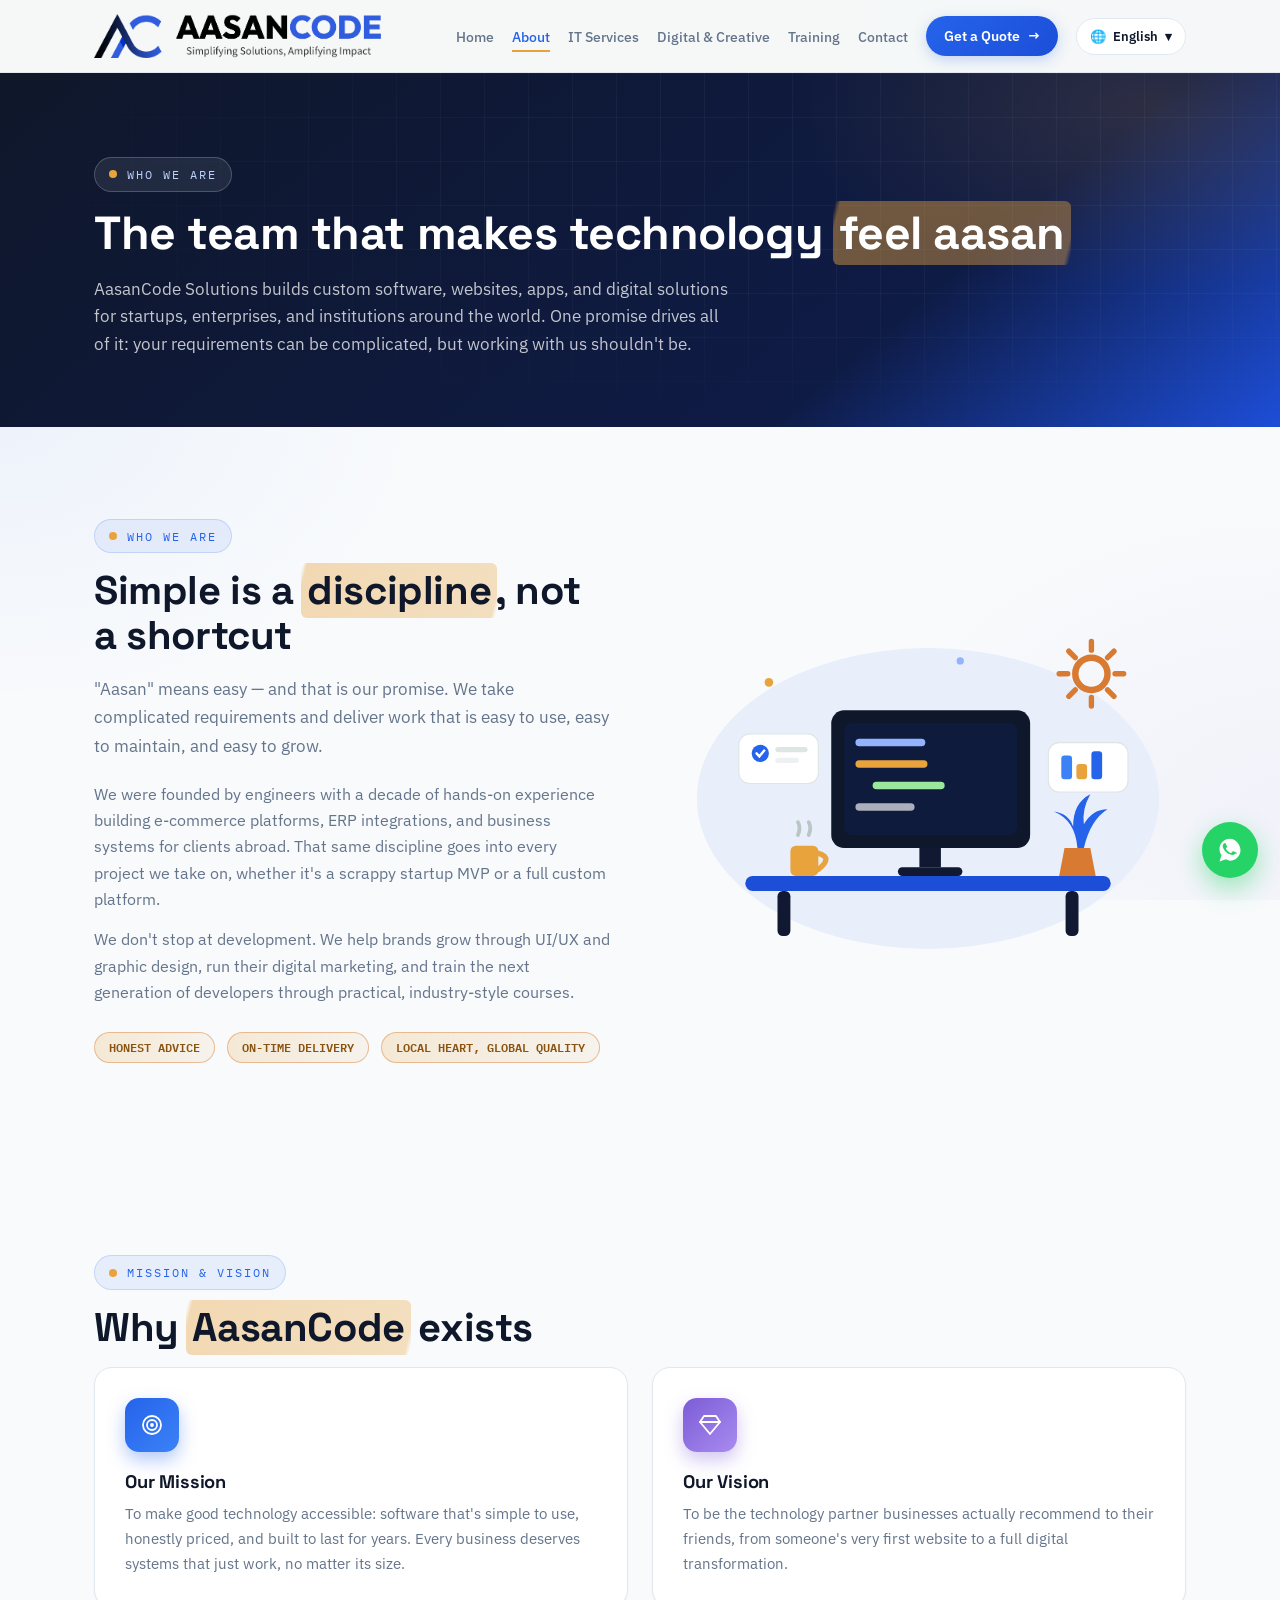
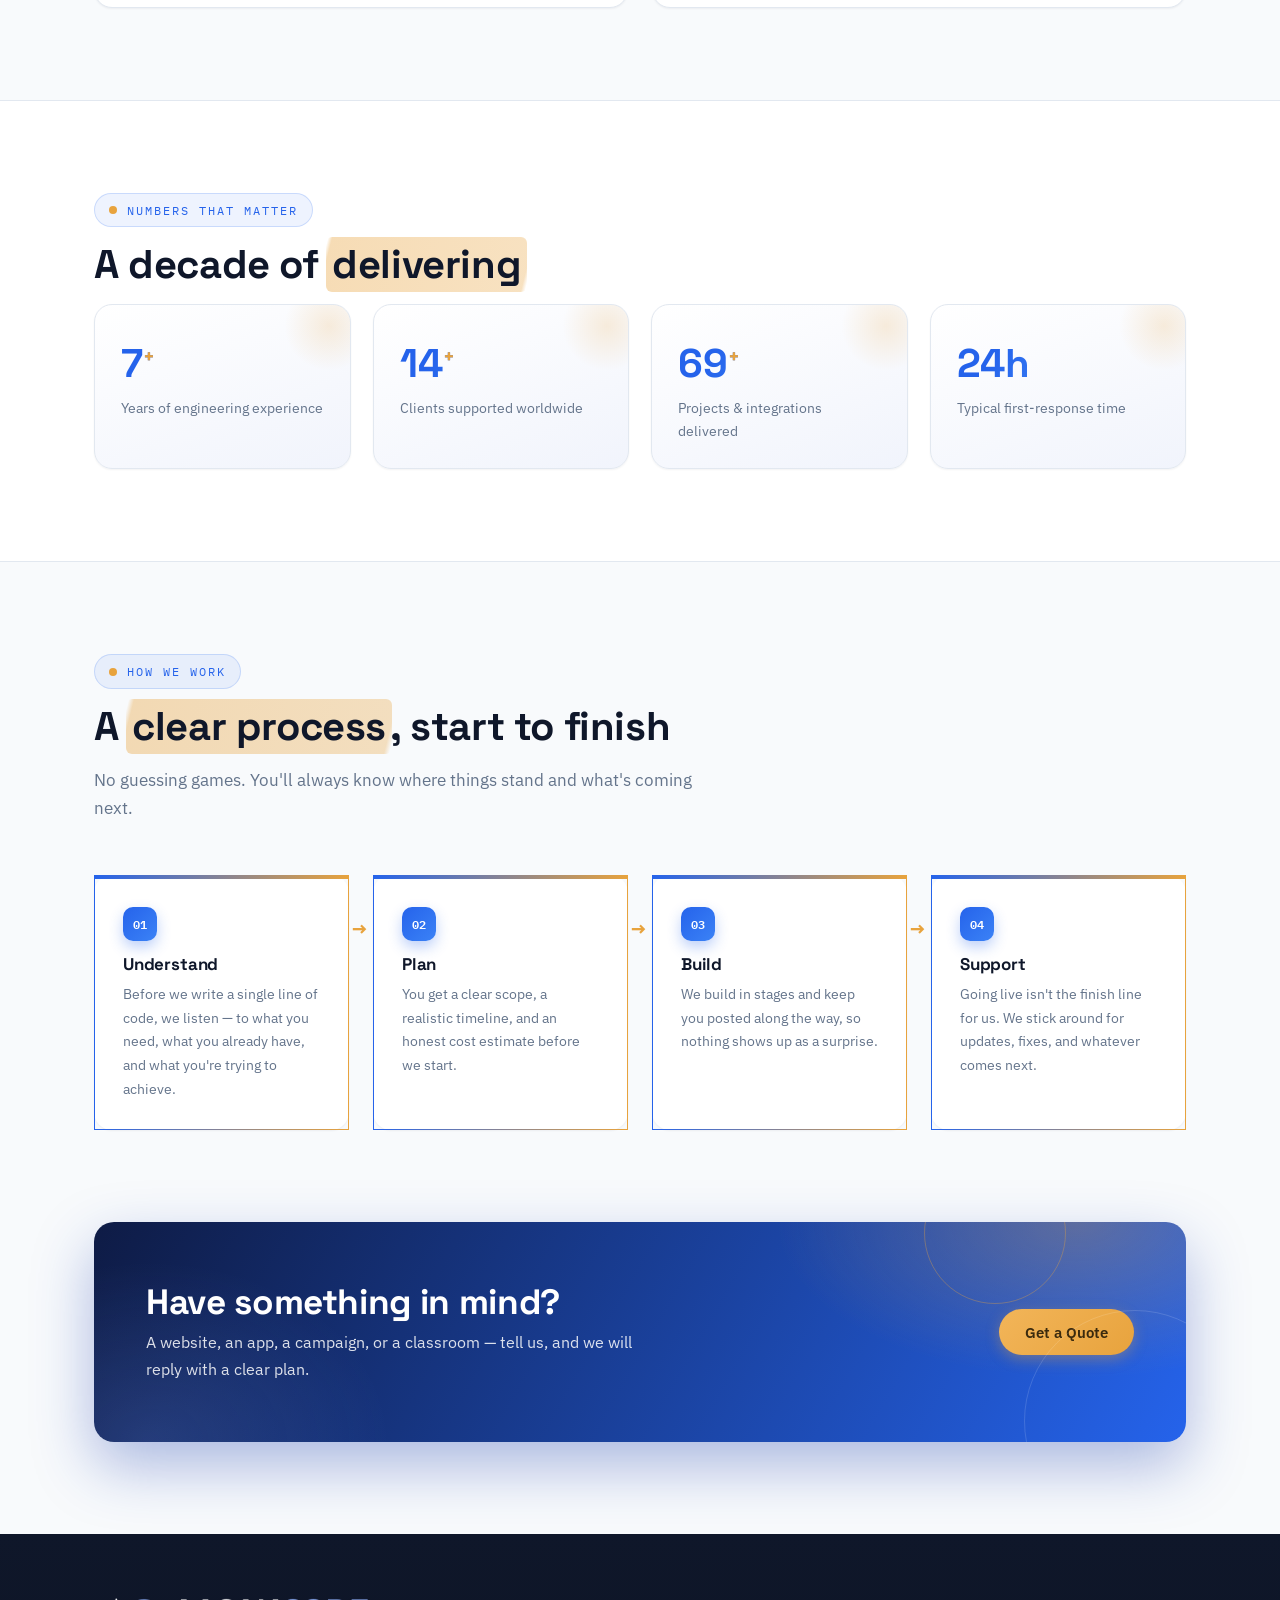
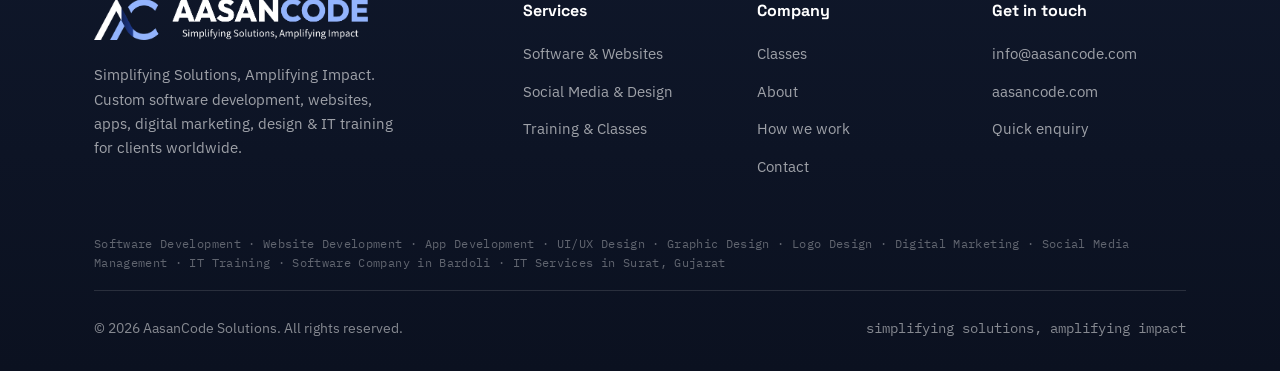
<file: about.html>
<!DOCTYPE html>
<html lang="en">
<head>
<meta charset="UTF-8">
<meta name="viewport" content="width=device-width, initial-scale=1.0">
<title>About Us | AasanCode Solutions — Software Development</title>
<meta name="description" content="AasanCode Solutions is a software development company building custom software, websites &amp; apps for startups and enterprises worldwide.">
<meta name="keywords" content="nopCommerce developer, flutter app development company, flutter developer, wordpress development company, wordpress designer, nopCommerce development company, certified nopCommerce developer, software development company, custom software development, website development, app development, UI UX design, graphic design services, logo design, digital marketing agency, social media management, IT training, web design company, software company in Bardoli, IT company in Surat, website development Bardoli Surat">
<link rel="icon" type="image/svg+xml" href="images/logo-mark.svg">
<meta property="og:title" content="About Us | AasanCode Solutions — Software Development">
<meta property="og:description" content="AasanCode Solutions is a software development company building custom software, websites &amp; apps for startups and enterprises worldwide.">
<meta property="og:type" content="website">
<meta property="og:url" content="https://aasancode.com/about">
<link rel="canonical" href="https://aasancode.com/about">
<meta property="og:image" content="https://aasancode.com/images/og-image.png">

<!-- Google Search Console: paste your verification code below (get it from search.google.com/search-console) -->
<!-- <meta name="google-site-verification" content="PASTE_CODE_HERE"> -->

<!-- Google Analytics 4: paste your Measurement ID below (get it from analytics.google.com), then uncomment -->
<!--
<script async src="https://www.googletagmanager.com/gtag/js?id=G-XXXXXXXXXX"></script>
<script>
  window.dataLayer = window.dataLayer || [];
  function gtag(){dataLayer.push(arguments);}
  gtag('js', new Date());
  gtag('config', 'G-XXXXXXXXXX');
</script>
-->
<meta property="og:image:width" content="1200">
<meta property="og:image:height" content="630">
<meta name="twitter:card" content="summary_large_image">
<meta name="geo.region" content="IN-GJ">
<meta name="geo.placename" content="Bardoli, Surat, Gujarat, India">
<script type="application/ld+json">
{
  "@context": "https://schema.org",
  "@type": "ProfessionalService",
  "name": "AasanCode Solutions",
  "slogan": "Simplifying Solutions, Amplifying Impact",
  "url": "https://aasancode.com",
  "email": "info@aasancode.com",
  "image": "https://aasancode.com/wp-content/uploads/2025/05/logo_ac.png",
  "address": { "@type": "PostalAddress", "addressLocality": "Bardoli", "addressRegion": "Gujarat", "addressCountry": "IN" },
  "areaServed": ["Bardoli", "Surat", "Gujarat", "India", "United States", "Worldwide"],
  "telephone": "+919510934604",
  "sameAs": ["https://www.instagram.com/aasancode/"],
  "description": "Custom software development, website & app development, UI/UX design, graphic design, digital marketing, social media management, and IT training.",
  "knowsAbout": ["nopCommerce Development", "Flutter App Development", "WordPress Development", "Software Development", "Custom Software Development", "Website Development", "App Development", "UI/UX Design", "Graphic Design", "Logo Design", "Digital Marketing", "Social Media Management", "SEO", "IT Training"]
}
</script>
<link rel="preconnect" href="https://fonts.googleapis.com">
<link rel="preconnect" href="https://fonts.gstatic.com" crossorigin>
<link href="https://fonts.googleapis.com/css2?family=Space+Grotesk:wght@500;700&family=IBM+Plex+Sans:wght@400;500;600&family=IBM+Plex+Mono:wght@400;500&display=optional" rel="stylesheet">
<link rel="stylesheet" href="css/style.css?v=3">
</head>
<body>

<!-- SVG icon sprite -->
<svg style="display:none" xmlns="http://www.w3.org/2000/svg">
  <symbol id="i-code" viewBox="0 0 24 24"><polyline points="16 18 22 12 16 6"/><polyline points="8 6 2 12 8 18"/></symbol>
  <symbol id="i-cart" viewBox="0 0 24 24"><circle cx="9" cy="21" r="1.5"/><circle cx="19" cy="21" r="1.5"/><path d="M2 3h3l2.6 12.6a1 1 0 0 0 1 .8h9.7a1 1 0 0 0 1-.8L21 7H6"/></symbol>
  <symbol id="i-sync" viewBox="0 0 24 24"><polyline points="23 4 23 10 17 10"/><polyline points="1 20 1 14 7 14"/><path d="M3.5 9a9 9 0 0 1 14.9-3.4L23 10M1 14l4.6 4.4A9 9 0 0 0 20.5 15"/></symbol>
  <symbol id="i-layout" viewBox="0 0 24 24"><rect x="3" y="3" width="18" height="18" rx="2"/><line x1="3" y1="9" x2="21" y2="9"/><line x1="9" y1="21" x2="9" y2="9"/></symbol>
  <symbol id="i-app" viewBox="0 0 24 24"><rect x="5" y="2" width="14" height="20" rx="2"/><line x1="12" y1="18" x2="12" y2="18.01"/></symbol>
  <symbol id="i-wrench" viewBox="0 0 24 24"><path d="M14.7 6.3a5 5 0 0 0-6.9 6L3 17l4 4 4.7-4.8a5 5 0 0 0 6-6.9L14 13l-3-3z"/></symbol>
  <symbol id="i-shop" viewBox="0 0 24 24"><path d="M3 9l1.5-5h15L21 9"/><path d="M4 9v11a1 1 0 0 0 1 1h14a1 1 0 0 0 1-1V9"/><path d="M9 21v-7h6v7"/><path d="M3 9h18"/></symbol>
  <symbol id="i-school" viewBox="0 0 24 24"><path d="M22 10L12 5 2 10l10 5 10-5z"/><path d="M6 12.5V17c0 1.5 2.7 3 6 3s6-1.5 6-3v-4.5"/></symbol>
  <symbol id="i-clip" viewBox="0 0 24 24"><rect x="5" y="4" width="14" height="18" rx="2"/><path d="M9 4a2 2 0 0 1 6 0"/><line x1="9" y1="11" x2="15" y2="11"/><line x1="9" y1="15" x2="13" y2="15"/></symbol>
  <symbol id="i-pin" viewBox="0 0 24 24"><path d="M20 10c0 6-8 12-8 12S4 16 4 10a8 8 0 0 1 16 0z"/><circle cx="12" cy="10" r="3"/></symbol>
  <symbol id="i-target" viewBox="0 0 24 24"><circle cx="12" cy="12" r="9"/><circle cx="12" cy="12" r="5"/><circle cx="12" cy="12" r="1"/></symbol>
  <symbol id="i-cal" viewBox="0 0 24 24"><rect x="3" y="5" width="18" height="16" rx="2"/><line x1="16" y1="3" x2="16" y2="7"/><line x1="8" y1="3" x2="8" y2="7"/><line x1="3" y1="11" x2="21" y2="11"/></symbol>
  <symbol id="i-chart" viewBox="0 0 24 24"><line x1="4" y1="20" x2="20" y2="20"/><rect x="6" y="12" width="3" height="8"/><rect x="11" y="8" width="3" height="12"/><rect x="16" y="4" width="3" height="16"/></symbol>
  <symbol id="i-diamond" viewBox="0 0 24 24"><path d="M6 3h12l4 6-10 12L2 9l4-6z"/><path d="M2 9h20"/></symbol>
  <symbol id="i-image" viewBox="0 0 24 24"><rect x="3" y="3" width="18" height="18" rx="2"/><circle cx="8.5" cy="8.5" r="1.5"/><path d="M21 15l-5-5L5 21"/></symbol>
  <symbol id="i-doc" viewBox="0 0 24 24"><path d="M14 2H6a2 2 0 0 0-2 2v16a2 2 0 0 0 2 2h12a2 2 0 0 0 2-2V8z"/><polyline points="14 2 14 8 20 8"/></symbol>
  <symbol id="i-video" viewBox="0 0 24 24"><rect x="2" y="5" width="14" height="14" rx="2"/><polygon points="22 7 16 12 22 17 22 7"/></symbol>
  <symbol id="i-folder" viewBox="0 0 24 24"><path d="M22 19a2 2 0 0 1-2 2H4a2 2 0 0 1-2-2V5a2 2 0 0 1 2-2h5l2 3h9a2 2 0 0 1 2 2z"/></symbol>
  <symbol id="i-brief" viewBox="0 0 24 24"><rect x="2" y="7" width="20" height="14" rx="2"/><path d="M16 7V5a2 2 0 0 0-2-2h-4a2 2 0 0 0-2 2v2"/></symbol>
  <symbol id="i-users" viewBox="0 0 24 24"><path d="M17 21v-2a4 4 0 0 0-4-4H5a4 4 0 0 0-4 4v2"/><circle cx="9" cy="7" r="4"/><path d="M23 21v-2a4 4 0 0 0-3-3.87M16 3.13a4 4 0 0 1 0 7.75"/></symbol>
  <symbol id="i-gear" viewBox="0 0 24 24"><circle cx="12" cy="12" r="3"/><path d="M19.4 15a1.7 1.7 0 0 0 .3 1.9l.1.1a2 2 0 1 1-2.8 2.8l-.1-.1a1.7 1.7 0 0 0-1.9-.3 1.7 1.7 0 0 0-1 1.5V21a2 2 0 1 1-4 0v-.1a1.7 1.7 0 0 0-1-1.6 1.7 1.7 0 0 0-1.9.3l-.1.1a2 2 0 1 1-2.8-2.8l.1-.1a1.7 1.7 0 0 0 .3-1.9 1.7 1.7 0 0 0-1.5-1H3a2 2 0 1 1 0-4h.1a1.7 1.7 0 0 0 1.6-1 1.7 1.7 0 0 0-.3-1.9l-.1-.1a2 2 0 1 1 2.8-2.8l.1.1a1.7 1.7 0 0 0 1.9.3h0a1.7 1.7 0 0 0 1-1.5V3a2 2 0 1 1 4 0v.1a1.7 1.7 0 0 0 1 1.6 1.7 1.7 0 0 0 1.9-.3l.1-.1a2 2 0 1 1 2.8 2.8l-.1.1a1.7 1.7 0 0 0-.3 1.9v0a1.7 1.7 0 0 0 1.5 1H21a2 2 0 1 1 0 4h-.1a1.7 1.7 0 0 0-1.5 1z"/></symbol>
  <symbol id="i-msg" viewBox="0 0 24 24"><path d="M21 11.5a8.4 8.4 0 0 1-8.5 8.4 8.6 8.6 0 0 1-3.7-.8L3 21l1.9-5.6a8.4 8.4 0 1 1 16.1-3.9z"/></symbol>
  <symbol id="b-insta" viewBox="0 0 24 24"><rect x="3" y="3" width="18" height="18" rx="5" fill="none" stroke="#fff" stroke-width="2"/><circle cx="12" cy="12" r="4.2" fill="none" stroke="#fff" stroke-width="2"/><circle cx="17.2" cy="6.8" r="1.4" fill="#fff" stroke="none"/></symbol>
  <symbol id="b-yt" viewBox="0 0 24 24"><rect x="2" y="5.5" width="20" height="13" rx="4" fill="#fff" fill-opacity="0.22"/><polygon points="10,9 16,12 10,15" fill="#fff"/></symbol>
  <symbol id="b-wa" viewBox="0 0 32 32"><path fill="#fff" d="M16 3C9.4 3 4 8.3 4 14.9c0 2.6.8 5 2.3 7L4 29l7.3-2.3c1.9 1 3.9 1.5 4.7 1.5 6.6 0 12-5.3 12-11.9S22.6 3 16 3zm5.9 16.9c-.3.8-1.5 1.5-2.4 1.7-.6.1-1.5.2-4.3-.9-3.6-1.5-5.9-5.1-6.1-5.4-.2-.2-1.4-1.9-1.4-3.6s.9-2.6 1.2-2.9c.3-.3.7-.4 1-.4h.7c.2 0 .5-.1.8.6.3.8 1.1 2.6 1.2 2.8.1.2.2.4 0 .7-.1.2-.2.4-.4.6l-.6.7c-.2.2-.4.4-.2.8.2.4 1 1.7 2.2 2.7 1.5 1.3 2.8 1.8 3.2 2 .4.2.6.1.9-.1.2-.3 1-1.2 1.3-1.6.3-.4.5-.3.9-.2.4.1 2.4 1.1 2.8 1.3.4.2.7.3.8.5.1.2.1 1-.2 1.7z"/></symbol>
</svg>

<div id="scrollbar"></div>

<header>
  <div class="wrap nav">
    <a href="/" class="logo"><img src="images/logo_ac.png" alt="AasanCode" class="logo-img"></a>
    <button class="nav-toggle" aria-label="Toggle menu" onclick="toggleNav()">☰</button>
    <ul class="nav-links" id="navLinks">
      <li><a href="/"  data-i18n="nav.home">Home</a></li>
      <li><a href="/about" class="active" data-i18n="foot.c1">About</a></li>
      <li><a href="/services"  data-i18n="nav.services">IT Services</a></li>
      <li><a href="/digital"  data-i18n="nav.digital">Digital &amp; Creative</a></li>
      <li><a href="/training"  data-i18n="nav.training">Training</a></li>
      <li><a href="/contact"  data-i18n="nav.contact">Contact</a></li>
      <li><button class="btn btn-primary" onclick="openModal()"><span data-i18n="nav.quote">Get a Quote</span> <span class="arrow">→</span></button></li>
      <li class="lang-dd">
        <button type="button" class="lang-btn" id="langBtn" onclick="toggleLangMenu(event)" aria-haspopup="true" aria-expanded="false">🌐 <span id="langCur">English</span> ▾</button>
        <div class="lang-menu" id="langMenu" role="menu">
          <button type="button" onclick="setLang('en')"><span class="lf">🇺🇸</span> English</button>
          <button type="button" onclick="setLang('hi')"><span class="lf">🇮🇳</span> हिन्दी</button>
          <button type="button" onclick="setLang('ar')"><span class="lf">🇰🇼</span> Arabic — العربية</button>
          <button type="button" onclick="setLang('fr')"><span class="lf">🇫🇷</span> Français</button>
          <button type="button" onclick="setLang('es')"><span class="lf">🇪🇸</span> Español</button>
          <button type="button" onclick="setLang('de')"><span class="lf">🇩🇪</span> Deutsch</button>
          <button type="button" onclick="setLang('gu')"><span class="lf">🇮🇳</span> ગુજરાતી</button>
        </div>
      </li>
    </ul>
  </div>
</header>
<section class="page-hero">
  <div class="wrap">
    <span class="eyebrow" data-i18n="about.eyebrow">Who we are</span>
    <h1 data-i18n-html="ab.h1">The team that makes technology <span class="hl">feel aasan</span></h1>
    <p data-i18n="ab.p">AasanCode Solutions builds custom software, websites, apps, and digital solutions for startups, enterprises, and institutions around the world. One promise drives all of it: your requirements can be complicated, but working with us shouldn't be.</p>
  </div>
</section>

<section>
  <div class="wrap two-col">
    <div>
      <span class="eyebrow" data-i18n="about.eyebrow">Who we are</span>
      <h2 class="section-title" data-i18n-html="about.title">Simple is a <span class="hl">discipline</span>, not a shortcut</h2>
      <p class="section-sub" style="margin-bottom:20px" data-i18n="about.sub">"Aasan" means easy — and that is our promise. We take complicated requirements and deliver work that is easy to use, easy to maintain, and easy to grow.</p>
      <p style="color:var(--muted)" data-i18n="about.p2">We were founded by engineers with a decade of hands-on experience building e-commerce platforms, ERP integrations, and business systems for clients abroad. That same discipline goes into every project we take on, whether it's a scrappy startup MVP or a full custom platform.</p>
      <p style="color:var(--muted);margin-top:14px">We don't stop at development. We help brands grow through UI/UX and graphic design, run their digital marketing, and train the next generation of developers through practical, industry-style courses.</p>
      <div style="margin-top:26px">
        <span class="pill">HONEST ADVICE</span>
        <span class="pill">ON-TIME DELIVERY</span>
        <span class="pill">LOCAL HEART, GLOBAL QUALITY</span>
      </div>
    </div>
    <div>
      <div class="abt-illo reveal" aria-hidden="true">
        <svg viewBox="0 0 480 330" xmlns="http://www.w3.org/2000/svg">
          <ellipse cx="240" cy="180" rx="215" ry="140" fill="#E9EEFB"/>
          <!-- desk -->
          <rect x="70" y="252" width="340" height="14" rx="7" fill="#1D4ED8"/>
          <rect x="100" y="266" width="12" height="42" rx="5" fill="#101832"/>
          <rect x="368" y="266" width="12" height="42" rx="5" fill="#101832"/>
          <!-- monitor -->
          <rect x="150" y="98" width="185" height="128" rx="12" fill="#0F172A"/>
          <rect x="162" y="110" width="161" height="104" rx="7" fill="#0F1B3D"/>
          <path class="codeline"    d="M176 128 h58" stroke="#93B4FD" stroke-width="7" stroke-linecap="round"/>
          <path class="codeline c2" d="M176 148 h94" stroke="#E8A33D" stroke-width="7" stroke-linecap="round"/>
          <path class="codeline c3" d="M192 168 h72" stroke="#9BE79B" stroke-width="7" stroke-linecap="round"/>
          <path class="codeline c4" d="M176 188 h48" stroke="#ffffff" stroke-width="7" stroke-linecap="round" opacity=".65"/>
          <rect x="232" y="226" width="20" height="18" fill="#101832"/>
          <rect x="212" y="244" width="60" height="8" rx="4" fill="#101832"/>
          <!-- coffee -->
          <rect x="112" y="224" width="26" height="28" rx="5" fill="#E8A33D"/>
          <path d="M138 231 q14 4 0 15" stroke="#E8A33D" stroke-width="5" fill="none" stroke-linecap="round"/>
          <path d="M119 214 q3 -7 0 -12 M129 214 q3 -7 0 -12" stroke="#B9C6C6" stroke-width="3.5" fill="none" stroke-linecap="round"/>
          <!-- plant -->
          <path d="M362 252 h34 l-5 -26 h-24 z" fill="#D97A32"/>
          <path d="M379 226 q-2 -26 -22 -34 q14 2 18 14 q0 -22 16 -30 q-8 14 -6 28 q8 -14 22 -14 q-16 10 -22 36z" fill="#2563EB"/>
          <!-- floating ui cards -->
          <g class="fl">
            <rect x="64" y="120" width="74" height="46" rx="10" fill="#fff" stroke="#DDE5E5"/>
            <circle cx="84" cy="138" r="8" fill="#2563EB"/>
            <path d="M80.5 138 l2.6 2.8 4.6 -5.4" stroke="#fff" stroke-width="2.2" fill="none" stroke-linecap="round"/>
            <rect x="98" y="132" width="30" height="5" rx="2.5" fill="#DDE5E5"/>
            <rect x="98" y="142" width="22" height="5" rx="2.5" fill="#EDF1F1"/>
          </g>
          <g class="fl2">
            <rect x="352" y="128" width="74" height="46" rx="10" fill="#fff" stroke="#DDE5E5"/>
            <rect x="364" y="140" width="10" height="22" rx="3" fill="#3B82F6"/>
            <rect x="378" y="148" width="10" height="14" rx="3" fill="#E8A33D"/>
            <rect x="392" y="136" width="10" height="26" rx="3" fill="#2563EB"/>
          </g>
          <!-- gear -->
          <g class="gear">
            <circle cx="392" cy="64" r="15" fill="none" stroke="#D97A32" stroke-width="6"/>
            <path d="M392 42 v-8 M392 86 v8 M370 64 h-8 M414 64 h8 M377 49 l-6 -6 M407 79 l6 6 M377 79 l-6 6 M407 49 l6 -6" stroke="#D97A32" stroke-width="5" stroke-linecap="round"/>
          </g>
          <circle class="spark" cx="92" cy="72" r="4" fill="#E8A33D"/>
          <circle class="spark s2" cx="270" cy="52" r="3.4" fill="#93B4FD"/>
        </svg>
      </div>
    </div>
  </div>
</section>

<section>
  <div class="wrap">
    <span class="eyebrow">Mission &amp; Vision</span>
    <h2 class="section-title">Why <span class="hl">AasanCode</span> exists</h2>
    <div class="cards" style="grid-template-columns:1fr 1fr">
      <div class="card reveal c1">
        <div class="icon"><svg class="ic" aria-hidden="true"><use href="#i-target"/></svg></div>
        <h3>Our Mission</h3>
        <p>To make good technology accessible: software that's simple to use, honestly priced, and built to last for years. Every business deserves systems that just work, no matter its size.</p>
      </div>
      <div class="card reveal c3">
        <div class="icon"><svg class="ic" aria-hidden="true"><use href="#i-diamond"/></svg></div>
        <h3>Our Vision</h3>
        <p>To be the technology partner businesses actually recommend to their friends, from someone's very first website to a full digital transformation.</p>
      </div>
    </div>
  </div>
</section>


<section class="band">
  <div class="wrap">
    <span class="eyebrow" data-i18n="ab.numbers">Numbers that matter</span>
    <h2 class="section-title" data-i18n-html="ab.numT">A decade of <span class="hl">delivering</span></h2>
    <div class="stats four">
      <div class="stat reveal"><div class="num" data-target="10" data-suffix="+">0<sup>+</sup></div><div class="lbl" data-i18n="stat.1">Years of engineering experience</div></div>
      <div class="stat reveal"><div class="num" data-target="20" data-suffix="+">0<sup>+</sup></div><div class="lbl" data-i18n="stat.2">Clients supported worldwide</div></div>
      <div class="stat reveal"><div class="num" data-target="100" data-suffix="+">0<sup>+</sup></div><div class="lbl" data-i18n="stat.3">Projects &amp; integrations delivered</div></div>
      <div class="stat reveal"><div class="num">24h</div><div class="lbl" data-i18n="stat.4">Typical first-response time</div></div>
    </div>
  </div>
</section>

<section>
  <div class="wrap">
    <span class="eyebrow" data-i18n="proc.eyebrow">How we work</span>
    <h2 class="section-title" data-i18n-html="proc.title">A <span class="hl">clear process</span>, start to finish</h2>
    <p class="section-sub" data-i18n="proc.sub">No guessing games. You'll always know where things stand and what's coming next.</p>
    <div class="steps">
      <div class="step reveal"><h3 data-i18n="step.1t">Understand</h3><p data-i18n="step.1d">Before we write a single line of code, we listen — to what you need, what you already have, and what you're trying to achieve.</p></div>
      <div class="step reveal"><h3 data-i18n="step.2t">Plan</h3><p data-i18n="step.2d">You get a clear scope, a realistic timeline, and an honest cost estimate before we start.</p></div>
      <div class="step reveal"><h3 data-i18n="step.3t">Build</h3><p data-i18n="step.3d">We build in stages and keep you posted along the way, so nothing shows up as a surprise.</p></div>
      <div class="step reveal"><h3 data-i18n="step.4t">Support</h3><p data-i18n="step.4d">Going live isn't the finish line for us. We stick around for updates, fixes, and whatever comes next.</p></div>
    </div>
  </div>
</section>

<section style="padding-top:0">
  <div class="wrap">
    <div class="cta-band">
      <div>
        <h2 data-i18n="cta.h2">Have something in mind?</h2>
        <p data-i18n="cta.p">A website, an app, a campaign, or a classroom — tell us, and we will reply with a clear plan.</p>
      </div>
      <button class="btn btn-amber" onclick="openModal()" data-i18n="cta.btn">Get a Quote</button>
    </div>
  </div>
</section>
<footer>
  <div class="wrap">
    <div class="foot-grid">
      <div>
        <a href="/" style="display:inline-block;margin-bottom:16px"><img src="images/logo_ac_white.png" alt="AasanCode" class="logo-img" style="height:42px"></a>
        <p data-i18n="foot.tag">Simplifying Solutions, Amplifying Impact. Custom software development, websites, apps, digital marketing, design &amp; IT training for clients worldwide.</p>
      </div>
      <div>
        <h4 data-i18n="foot.services">Services</h4>
        <ul>
          <li><a href="/services" data-i18n="foot.l1">Software &amp; Websites</a></li>
          <li><a href="/digital" data-i18n="foot.l2">Social Media &amp; Design</a></li>
          <li><a href="/training" data-i18n="foot.l3">Training &amp; Classes</a></li>
        </ul>
      </div>
      <div>
        <h4 data-i18n="foot.company">Company</h4>
        <ul>
          <li><a href="/classes" data-i18n="nav.classes">Classes</a></li>
          <li><a href="/about" data-i18n="foot.c1">About</a></li>
          <li><a href="/about" data-i18n="foot.c2">How we work</a></li>
          <li><a href="/contact" data-i18n="foot.c3">Contact</a></li>
        </ul>
      </div>
      <div>
        <h4 data-i18n="foot.touch">Get in touch</h4>
        <ul>
          <li><a href="mailto:info@aasancode.com">info@aasancode.com</a></li>
          <li><a href="https://aasancode.com">aasancode.com</a></li>
          <li><a href="#" onclick="openModal();return false;" data-i18n="foot.enquiry">Quick enquiry</a></li>
        </ul>
      </div>
    </div>
    <p class="foot-seo">Software Development · Website Development · App Development · UI/UX Design · Graphic Design · Logo Design · Digital Marketing · Social Media Management · IT Training · Software Company in Bardoli · IT Services in Surat, Gujarat</p>
    <div class="foot-bottom">
      <span data-i18n="foot.rights">© 2026 AasanCode Solutions. All rights reserved.</span>
      <span class="mono">simplifying solutions, amplifying impact</span>
    </div>
  </div>
</footer>

<!-- Floating WhatsApp button -->
<a class="wa-float" href="https://wa.me/919510934604?text=Hi%20AasanCode%2C%20I%20have%20an%20enquiry" target="_blank" rel="noopener" aria-label="Chat on WhatsApp">
  <svg viewBox="0 0 32 32" xmlns="http://www.w3.org/2000/svg"><path d="M16 3C9.4 3 4 8.3 4 14.9c0 2.6.8 5 2.3 7L4 29l7.3-2.3c1.9 1 3.9 1.5 4.7 1.5 6.6 0 12-5.3 12-11.9S22.6 3 16 3zm5.9 16.9c-.3.8-1.5 1.5-2.4 1.7-.6.1-1.5.2-4.3-.9-3.6-1.5-5.9-5.1-6.1-5.4-.2-.2-1.4-1.9-1.4-3.6s.9-2.6 1.2-2.9c.3-.3.7-.4 1-.4h.7c.2 0 .5-.1.8.6.3.8 1.1 2.6 1.2 2.8.1.2.2.4 0 .7-.1.2-.2.4-.4.6l-.6.7c-.2.2-.4.4-.2.8.2.4 1 1.7 2.2 2.7 1.5 1.3 2.8 1.8 3.2 2 .4.2.6.1.9-.1.2-.3 1-1.2 1.3-1.6.3-.4.5-.3.9-.2.4.1 2.4 1.1 2.8 1.3.4.2.7.3.8.5.1.2.1 1-.2 1.7z"/></svg>
</a>

<!-- Contact modal (available on every page) -->
<div class="modal-overlay" id="contactModal" role="dialog" aria-modal="true" aria-labelledby="modalTitle">
  <div class="modal">
    <button class="modal-close" aria-label="Close" onclick="closeModal()">×</button>
    <div id="formView">
      <h3 id="modalTitle" data-i18n="modal.title">Get a Quote</h3>
      <p class="modal-sub" data-i18n="modal.sub">Share a few details and we will get back to you within one business day.</p>
      <div class="field" id="fName">
        <label for="name" data-i18n="f.name">Name</label>
        <input type="text" id="name" placeholder="Your full name">
        <div class="err" data-i18n="f.nameErr">Please enter your name.</div>
      </div>
      <div class="field" id="fEmail">
        <label for="email" data-i18n="f.email">Email</label>
        <input type="email" id="email" placeholder="you@company.com">
        <div class="err" data-i18n="f.emailErr">Please enter a valid email address.</div>
      </div>
      <div class="field" id="fPhone">
        <label for="phone" data-i18n="f.phone">Mobile Number (optional)</label>
        <input type="tel" id="phone" inputmode="tel" placeholder="+91 98765 43210">
        <div class="err" data-i18n="f.phoneErr">Please enter a valid mobile number.</div>
      </div>
      <div class="field" id="fMsg">
        <label for="message" data-i18n="f.msg">Message</label>
        <textarea id="message" placeholder="Tell us briefly what you need — website, app, training, social media…"></textarea>
        <div class="err" data-i18n="f.msgErr">Please write a short message.</div>
      </div>
      <div class="field" id="fCap">
        <label for="captcha"><span data-i18n="f.cap">Spam check</span>: <span id="capQ" class="mono">3 + 4</span> = ?</label>
        <input type="text" id="captcha" inputmode="numeric" placeholder="Answer" autocomplete="off">
        <div class="err" data-i18n="f.capErr">Incorrect answer — please try again.</div>
      </div>
      <button class="btn btn-primary" onclick="submitForm()"><span data-i18n="f.send">Send Message</span> <span class="arrow">→</span></button>
    </div>
    <div class="success" id="successView">
      <div class="tick">✓</div>
      <h3 data-i18n="s.title">Message sent</h3>
      <p data-i18n="s.p">Thank you for reaching out. We will reply to your email within one business day.</p>
    </div>
  </div>
</div>

<script src="js/i18n.js?v=3"></script>
<script src="js/main.js?v=3"></script>
</body>
</html>
</file>
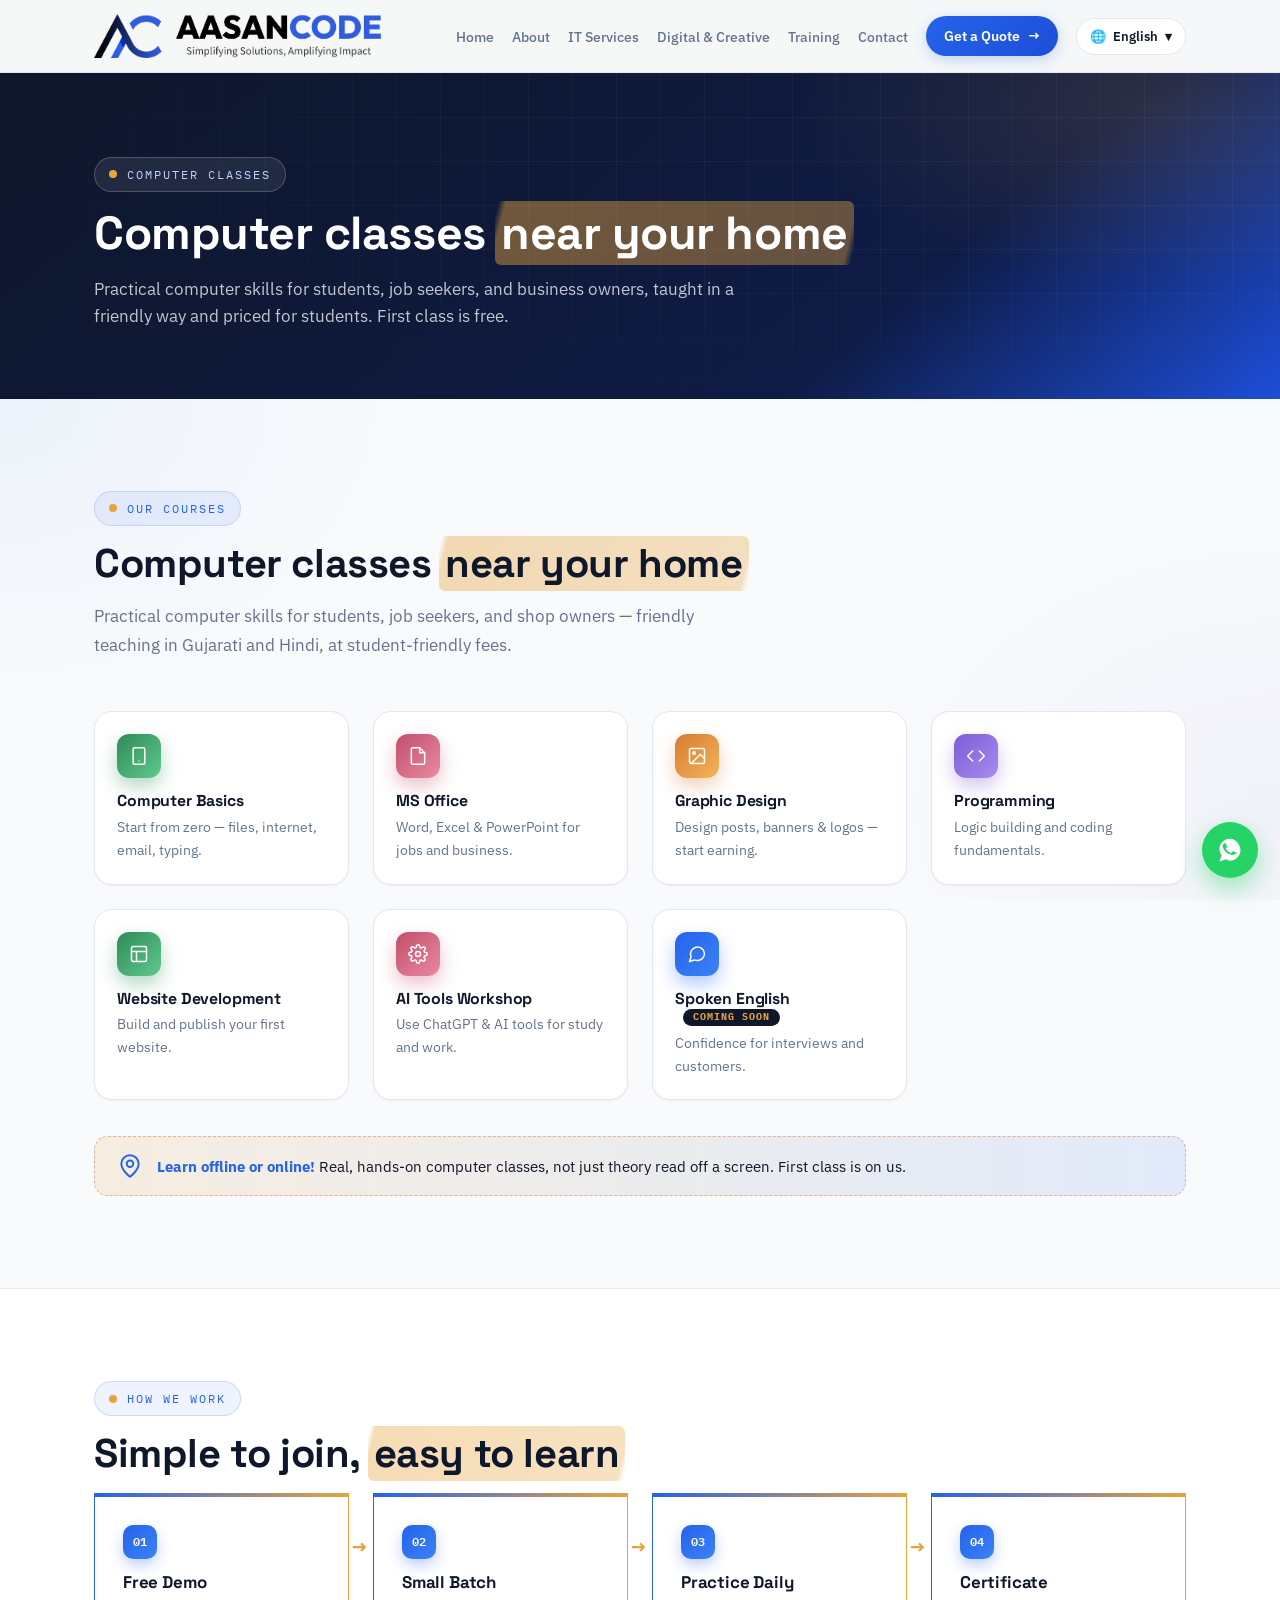
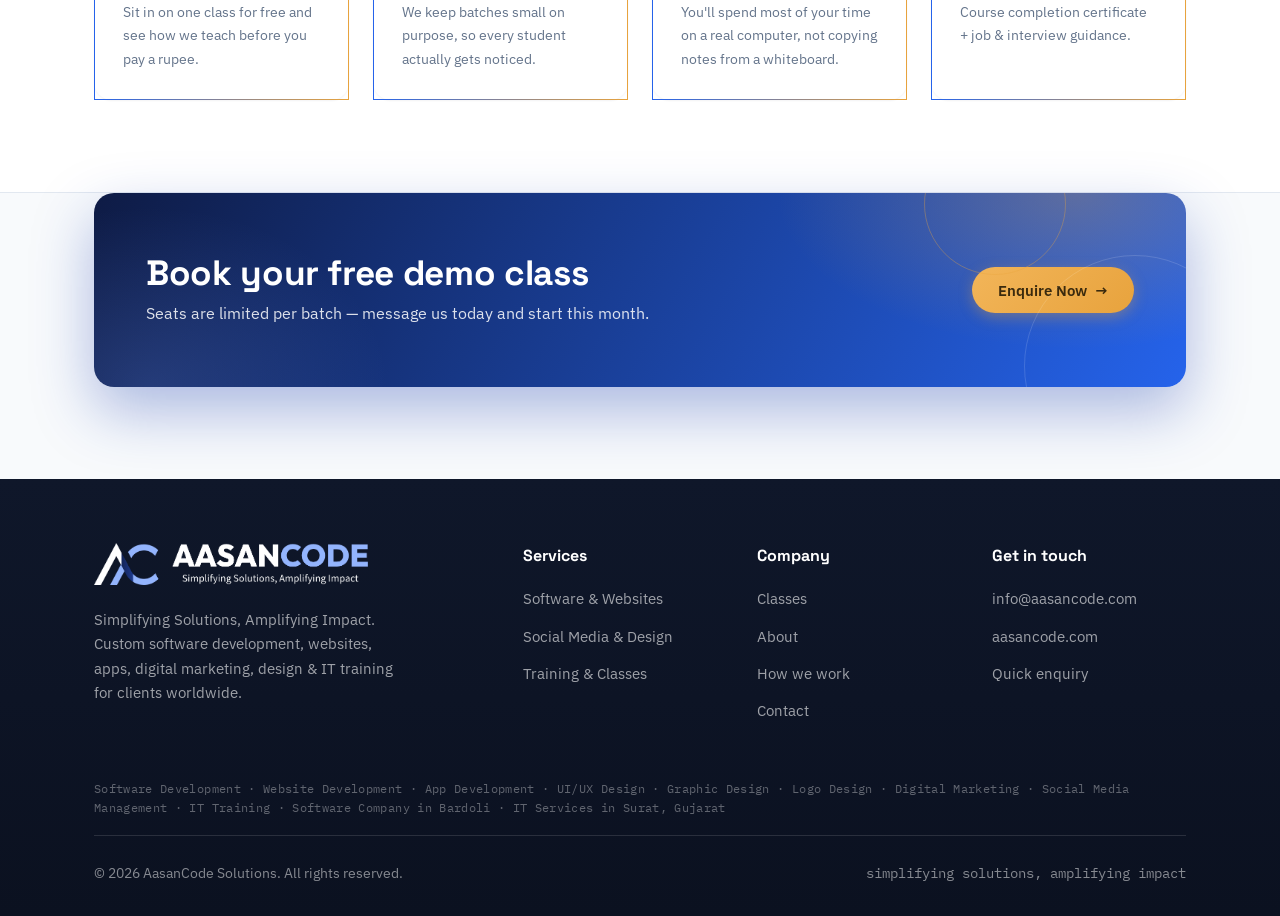
<file: classes.html>
<!DOCTYPE html>
<html lang="en">
<head>
<meta charset="UTF-8">
<meta name="viewport" content="width=device-width, initial-scale=1.0">
<title>Computer Classes — MS Office, Design &amp; Coding | AasanCode</title>
<meta name="description" content="Computer classes for students &amp; job seekers: Computer Basics, MS Office, Graphic Design, Programming &amp; Web Development. Free demo class available.">
<meta name="keywords" content="nopCommerce developer, flutter app development company, flutter developer, wordpress development company, wordpress designer, nopCommerce development company, certified nopCommerce developer, software development company, custom software development, website development, app development, UI UX design, graphic design services, logo design, digital marketing agency, social media management, IT training, web design company, software company in Bardoli, IT company in Surat, website development Bardoli Surat">
<link rel="icon" type="image/svg+xml" href="images/logo-mark.svg">
<meta property="og:title" content="Computer Classes — MS Office, Design &amp; Coding | AasanCode">
<meta property="og:description" content="Computer classes for students &amp; job seekers: Computer Basics, MS Office, Graphic Design, Programming &amp; Web Development. Free demo class available.">
<meta property="og:type" content="website">
<meta property="og:url" content="https://aasancode.com/classes">
<link rel="canonical" href="https://aasancode.com/classes">
<meta property="og:image" content="https://aasancode.com/images/og-image.png">

<!-- Google Search Console: paste your verification code below (get it from search.google.com/search-console) -->
<!-- <meta name="google-site-verification" content="PASTE_CODE_HERE"> -->

<!-- Google Analytics 4: paste your Measurement ID below (get it from analytics.google.com), then uncomment -->
<!--
<script async src="https://www.googletagmanager.com/gtag/js?id=G-XXXXXXXXXX"></script>
<script>
  window.dataLayer = window.dataLayer || [];
  function gtag(){dataLayer.push(arguments);}
  gtag('js', new Date());
  gtag('config', 'G-XXXXXXXXXX');
</script>
-->
<meta property="og:image:width" content="1200">
<meta property="og:image:height" content="630">
<meta name="twitter:card" content="summary_large_image">
<meta name="geo.region" content="IN-GJ">
<meta name="geo.placename" content="Bardoli, Surat, Gujarat, India">
<script type="application/ld+json">
{
  "@context": "https://schema.org",
  "@type": "ProfessionalService",
  "name": "AasanCode Solutions",
  "slogan": "Simplifying Solutions, Amplifying Impact",
  "url": "https://aasancode.com",
  "email": "info@aasancode.com",
  "image": "https://aasancode.com/wp-content/uploads/2025/05/logo_ac.png",
  "address": { "@type": "PostalAddress", "addressLocality": "Bardoli", "addressRegion": "Gujarat", "addressCountry": "IN" },
  "areaServed": ["Bardoli", "Surat", "Gujarat", "India", "United States", "Worldwide"],
  "telephone": "+919510934604",
  "sameAs": ["https://www.instagram.com/aasancode/"],
  "description": "Custom software development, website & app development, UI/UX design, graphic design, digital marketing, social media management, and IT training.",
  "knowsAbout": ["nopCommerce Development", "Flutter App Development", "WordPress Development", "Software Development", "Custom Software Development", "Website Development", "App Development", "UI/UX Design", "Graphic Design", "Logo Design", "Digital Marketing", "Social Media Management", "SEO", "IT Training"]
}
</script>
<link rel="preconnect" href="https://fonts.googleapis.com">
<link rel="preconnect" href="https://fonts.gstatic.com" crossorigin>
<link href="https://fonts.googleapis.com/css2?family=Space+Grotesk:wght@500;700&family=IBM+Plex+Sans:wght@400;500;600&family=IBM+Plex+Mono:wght@400;500&display=optional" rel="stylesheet">
<link rel="stylesheet" href="css/style.css?v=3">
</head>
<body>

<!-- SVG icon sprite -->
<svg style="display:none" xmlns="http://www.w3.org/2000/svg">
  <symbol id="i-code" viewBox="0 0 24 24"><polyline points="16 18 22 12 16 6"/><polyline points="8 6 2 12 8 18"/></symbol>
  <symbol id="i-cart" viewBox="0 0 24 24"><circle cx="9" cy="21" r="1.5"/><circle cx="19" cy="21" r="1.5"/><path d="M2 3h3l2.6 12.6a1 1 0 0 0 1 .8h9.7a1 1 0 0 0 1-.8L21 7H6"/></symbol>
  <symbol id="i-sync" viewBox="0 0 24 24"><polyline points="23 4 23 10 17 10"/><polyline points="1 20 1 14 7 14"/><path d="M3.5 9a9 9 0 0 1 14.9-3.4L23 10M1 14l4.6 4.4A9 9 0 0 0 20.5 15"/></symbol>
  <symbol id="i-layout" viewBox="0 0 24 24"><rect x="3" y="3" width="18" height="18" rx="2"/><line x1="3" y1="9" x2="21" y2="9"/><line x1="9" y1="21" x2="9" y2="9"/></symbol>
  <symbol id="i-app" viewBox="0 0 24 24"><rect x="5" y="2" width="14" height="20" rx="2"/><line x1="12" y1="18" x2="12" y2="18.01"/></symbol>
  <symbol id="i-wrench" viewBox="0 0 24 24"><path d="M14.7 6.3a5 5 0 0 0-6.9 6L3 17l4 4 4.7-4.8a5 5 0 0 0 6-6.9L14 13l-3-3z"/></symbol>
  <symbol id="i-shop" viewBox="0 0 24 24"><path d="M3 9l1.5-5h15L21 9"/><path d="M4 9v11a1 1 0 0 0 1 1h14a1 1 0 0 0 1-1V9"/><path d="M9 21v-7h6v7"/><path d="M3 9h18"/></symbol>
  <symbol id="i-school" viewBox="0 0 24 24"><path d="M22 10L12 5 2 10l10 5 10-5z"/><path d="M6 12.5V17c0 1.5 2.7 3 6 3s6-1.5 6-3v-4.5"/></symbol>
  <symbol id="i-clip" viewBox="0 0 24 24"><rect x="5" y="4" width="14" height="18" rx="2"/><path d="M9 4a2 2 0 0 1 6 0"/><line x1="9" y1="11" x2="15" y2="11"/><line x1="9" y1="15" x2="13" y2="15"/></symbol>
  <symbol id="i-pin" viewBox="0 0 24 24"><path d="M20 10c0 6-8 12-8 12S4 16 4 10a8 8 0 0 1 16 0z"/><circle cx="12" cy="10" r="3"/></symbol>
  <symbol id="i-target" viewBox="0 0 24 24"><circle cx="12" cy="12" r="9"/><circle cx="12" cy="12" r="5"/><circle cx="12" cy="12" r="1"/></symbol>
  <symbol id="i-cal" viewBox="0 0 24 24"><rect x="3" y="5" width="18" height="16" rx="2"/><line x1="16" y1="3" x2="16" y2="7"/><line x1="8" y1="3" x2="8" y2="7"/><line x1="3" y1="11" x2="21" y2="11"/></symbol>
  <symbol id="i-chart" viewBox="0 0 24 24"><line x1="4" y1="20" x2="20" y2="20"/><rect x="6" y="12" width="3" height="8"/><rect x="11" y="8" width="3" height="12"/><rect x="16" y="4" width="3" height="16"/></symbol>
  <symbol id="i-diamond" viewBox="0 0 24 24"><path d="M6 3h12l4 6-10 12L2 9l4-6z"/><path d="M2 9h20"/></symbol>
  <symbol id="i-image" viewBox="0 0 24 24"><rect x="3" y="3" width="18" height="18" rx="2"/><circle cx="8.5" cy="8.5" r="1.5"/><path d="M21 15l-5-5L5 21"/></symbol>
  <symbol id="i-doc" viewBox="0 0 24 24"><path d="M14 2H6a2 2 0 0 0-2 2v16a2 2 0 0 0 2 2h12a2 2 0 0 0 2-2V8z"/><polyline points="14 2 14 8 20 8"/></symbol>
  <symbol id="i-video" viewBox="0 0 24 24"><rect x="2" y="5" width="14" height="14" rx="2"/><polygon points="22 7 16 12 22 17 22 7"/></symbol>
  <symbol id="i-folder" viewBox="0 0 24 24"><path d="M22 19a2 2 0 0 1-2 2H4a2 2 0 0 1-2-2V5a2 2 0 0 1 2-2h5l2 3h9a2 2 0 0 1 2 2z"/></symbol>
  <symbol id="i-brief" viewBox="0 0 24 24"><rect x="2" y="7" width="20" height="14" rx="2"/><path d="M16 7V5a2 2 0 0 0-2-2h-4a2 2 0 0 0-2 2v2"/></symbol>
  <symbol id="i-users" viewBox="0 0 24 24"><path d="M17 21v-2a4 4 0 0 0-4-4H5a4 4 0 0 0-4 4v2"/><circle cx="9" cy="7" r="4"/><path d="M23 21v-2a4 4 0 0 0-3-3.87M16 3.13a4 4 0 0 1 0 7.75"/></symbol>
  <symbol id="i-gear" viewBox="0 0 24 24"><circle cx="12" cy="12" r="3"/><path d="M19.4 15a1.7 1.7 0 0 0 .3 1.9l.1.1a2 2 0 1 1-2.8 2.8l-.1-.1a1.7 1.7 0 0 0-1.9-.3 1.7 1.7 0 0 0-1 1.5V21a2 2 0 1 1-4 0v-.1a1.7 1.7 0 0 0-1-1.6 1.7 1.7 0 0 0-1.9.3l-.1.1a2 2 0 1 1-2.8-2.8l.1-.1a1.7 1.7 0 0 0 .3-1.9 1.7 1.7 0 0 0-1.5-1H3a2 2 0 1 1 0-4h.1a1.7 1.7 0 0 0 1.6-1 1.7 1.7 0 0 0-.3-1.9l-.1-.1a2 2 0 1 1 2.8-2.8l.1.1a1.7 1.7 0 0 0 1.9.3h0a1.7 1.7 0 0 0 1-1.5V3a2 2 0 1 1 4 0v.1a1.7 1.7 0 0 0 1 1.6 1.7 1.7 0 0 0 1.9-.3l.1-.1a2 2 0 1 1 2.8 2.8l-.1.1a1.7 1.7 0 0 0-.3 1.9v0a1.7 1.7 0 0 0 1.5 1H21a2 2 0 1 1 0 4h-.1a1.7 1.7 0 0 0-1.5 1z"/></symbol>
  <symbol id="i-msg" viewBox="0 0 24 24"><path d="M21 11.5a8.4 8.4 0 0 1-8.5 8.4 8.6 8.6 0 0 1-3.7-.8L3 21l1.9-5.6a8.4 8.4 0 1 1 16.1-3.9z"/></symbol>
  <symbol id="b-insta" viewBox="0 0 24 24"><rect x="3" y="3" width="18" height="18" rx="5" fill="none" stroke="#fff" stroke-width="2"/><circle cx="12" cy="12" r="4.2" fill="none" stroke="#fff" stroke-width="2"/><circle cx="17.2" cy="6.8" r="1.4" fill="#fff" stroke="none"/></symbol>
  <symbol id="b-yt" viewBox="0 0 24 24"><rect x="2" y="5.5" width="20" height="13" rx="4" fill="#fff" fill-opacity="0.22"/><polygon points="10,9 16,12 10,15" fill="#fff"/></symbol>
  <symbol id="b-wa" viewBox="0 0 32 32"><path fill="#fff" d="M16 3C9.4 3 4 8.3 4 14.9c0 2.6.8 5 2.3 7L4 29l7.3-2.3c1.9 1 3.9 1.5 4.7 1.5 6.6 0 12-5.3 12-11.9S22.6 3 16 3zm5.9 16.9c-.3.8-1.5 1.5-2.4 1.7-.6.1-1.5.2-4.3-.9-3.6-1.5-5.9-5.1-6.1-5.4-.2-.2-1.4-1.9-1.4-3.6s.9-2.6 1.2-2.9c.3-.3.7-.4 1-.4h.7c.2 0 .5-.1.8.6.3.8 1.1 2.6 1.2 2.8.1.2.2.4 0 .7-.1.2-.2.4-.4.6l-.6.7c-.2.2-.4.4-.2.8.2.4 1 1.7 2.2 2.7 1.5 1.3 2.8 1.8 3.2 2 .4.2.6.1.9-.1.2-.3 1-1.2 1.3-1.6.3-.4.5-.3.9-.2.4.1 2.4 1.1 2.8 1.3.4.2.7.3.8.5.1.2.1 1-.2 1.7z"/></symbol>
</svg>

<div id="scrollbar"></div>

<header>
  <div class="wrap nav">
    <a href="/" class="logo"><img src="images/logo_ac.png" alt="AasanCode" class="logo-img"></a>
    <button class="nav-toggle" aria-label="Toggle menu" onclick="toggleNav()">☰</button>
    <ul class="nav-links" id="navLinks">
      <li><a href="/"  data-i18n="nav.home">Home</a></li>
      <li><a href="/about"  data-i18n="foot.c1">About</a></li>
      <li><a href="/services"  data-i18n="nav.services">IT Services</a></li>
      <li><a href="/digital"  data-i18n="nav.digital">Digital &amp; Creative</a></li>
      <li><a href="/training"  data-i18n="nav.training">Training</a></li>
      <li><a href="/contact"  data-i18n="nav.contact">Contact</a></li>
      <li><button class="btn btn-primary" onclick="openModal()"><span data-i18n="nav.quote">Get a Quote</span> <span class="arrow">→</span></button></li>
      <li class="lang-dd">
        <button type="button" class="lang-btn" id="langBtn" onclick="toggleLangMenu(event)" aria-haspopup="true" aria-expanded="false">🌐 <span id="langCur">English</span> ▾</button>
        <div class="lang-menu" id="langMenu" role="menu">
          <button type="button" onclick="setLang('en')"><span class="lf">🇺🇸</span> English</button>
          <button type="button" onclick="setLang('hi')"><span class="lf">🇮🇳</span> हिन्दी</button>
          <button type="button" onclick="setLang('ar')"><span class="lf">🇰🇼</span> Arabic — العربية</button>
          <button type="button" onclick="setLang('fr')"><span class="lf">🇫🇷</span> Français</button>
          <button type="button" onclick="setLang('es')"><span class="lf">🇪🇸</span> Español</button>
          <button type="button" onclick="setLang('de')"><span class="lf">🇩🇪</span> Deutsch</button>
          <button type="button" onclick="setLang('gu')"><span class="lf">🇮🇳</span> ગુજરાતી</button>
        </div>
      </li>
    </ul>
  </div>
</header>
<section class="page-hero">
  <div class="wrap">
    <span class="eyebrow" data-i18n="cl.eyebrow">Computer Classes</span>
    <h1 data-i18n-html="cl.h1">Computer classes <span class="hl">near your home</span></h1>
    <p data-i18n="cl.p">Practical computer skills for students, job seekers, and business owners, taught in a friendly way and priced for students. First class is free.</p>
  </div>
</section>

<section>
  <div class="wrap">
    <span class="eyebrow" data-i18n="cl.courses">Our courses</span>
    <h2 class="section-title" data-i18n-html="tr.t3">Computer classes <span class="hl">near your home</span></h2>
    <p class="section-sub">Practical computer skills for students, job seekers, and shop owners — friendly teaching in Gujarati and Hindi, at student-friendly fees.</p>
    <div class="cards four">
      <div class="card mini reveal c4"><div class="icon"><svg class="ic"><use href="#i-app"/></svg></div><h3>Computer Basics</h3><p>Start from zero — files, internet, email, typing.</p></div>
      <div class="card mini reveal c5"><div class="icon"><svg class="ic"><use href="#i-doc"/></svg></div><h3>MS Office</h3><p>Word, Excel &amp; PowerPoint for jobs and business.</p></div>
      <div class="card mini reveal c2"><div class="icon"><svg class="ic"><use href="#i-image"/></svg></div><h3>Graphic Design</h3><p>Design posts, banners &amp; logos — start earning.</p></div>
      <div class="card mini reveal c3"><div class="icon"><svg class="ic"><use href="#i-code"/></svg></div><h3>Programming</h3><p>Logic building and coding fundamentals.</p></div>
      <div class="card mini reveal c4"><div class="icon"><svg class="ic"><use href="#i-layout"/></svg></div><h3>Website Development</h3><p>Build and publish your first website.</p></div>
      <div class="card mini reveal c5"><div class="icon"><svg class="ic"><use href="#i-gear"/></svg></div><h3>AI Tools Workshop</h3><p>Use ChatGPT &amp; AI tools for study and work.</p></div>
      <div class="card mini reveal c1"><div class="icon"><svg class="ic"><use href="#i-msg"/></svg></div><h3>Spoken English <span class="soon">COMING SOON</span></h3><p>Confidence for interviews and customers.</p></div>
    </div>
    <div class="local-banner">
      <svg class="ic"><use href="#i-pin"/></svg>
      <p><b>Learn offline or online!</b> Real, hands-on computer classes, not just theory read off a screen. First class is on us.</p>
    </div>
  </div>
</section>

<section class="band">
  <div class="wrap">
    <span class="eyebrow" data-i18n="proc.eyebrow">How we work</span>
    <h2 class="section-title" data-i18n-html="cl.how">Simple to join, <span class="hl">easy to learn</span></h2>
    <div class="steps">
      <div class="step reveal"><h3 data-i18n="cl.s1t">Free Demo</h3><p data-i18n="cl.s1d">Sit in on one class for free and see how we teach before you pay a rupee.</p></div>
      <div class="step reveal"><h3 data-i18n="cl.s2t">Small Batch</h3><p data-i18n="cl.s2d">We keep batches small on purpose, so every student actually gets noticed.</p></div>
      <div class="step reveal"><h3 data-i18n="cl.s3t">Practice Daily</h3><p data-i18n="cl.s3d">You'll spend most of your time on a real computer, not copying notes from a whiteboard.</p></div>
      <div class="step reveal"><h3 data-i18n="cl.s4t">Certificate</h3><p data-i18n="cl.s4d">Course completion certificate + job & interview guidance.</p></div>
    </div>
  </div>
</section>

<section style="padding-top:0">
  <div class="wrap">
    <div class="cta-band">
      <div>
        <h2 data-i18n="cl.ctaH">Book your free demo class</h2>
        <p data-i18n="cl.ctaP">Seats are limited per batch — message us today and start this month.</p>
      </div>
      <button class="btn btn-amber" onclick="openModal()"><span data-i18n="tr.ctaBtn">Enquire Now</span> <span class="arrow">→</span></button>
    </div>
  </div>
</section>
<footer>
  <div class="wrap">
    <div class="foot-grid">
      <div>
        <a href="/" style="display:inline-block;margin-bottom:16px"><img src="images/logo_ac_white.png" alt="AasanCode" class="logo-img" style="height:42px"></a>
        <p data-i18n="foot.tag">Simplifying Solutions, Amplifying Impact. Custom software development, websites, apps, digital marketing, design &amp; IT training for clients worldwide.</p>
      </div>
      <div>
        <h4 data-i18n="foot.services">Services</h4>
        <ul>
          <li><a href="/services" data-i18n="foot.l1">Software &amp; Websites</a></li>
          <li><a href="/digital" data-i18n="foot.l2">Social Media &amp; Design</a></li>
          <li><a href="/training" data-i18n="foot.l3">Training &amp; Classes</a></li>
        </ul>
      </div>
      <div>
        <h4 data-i18n="foot.company">Company</h4>
        <ul>
          <li><a href="/classes" data-i18n="nav.classes">Classes</a></li>
          <li><a href="/about" data-i18n="foot.c1">About</a></li>
          <li><a href="/about" data-i18n="foot.c2">How we work</a></li>
          <li><a href="/contact" data-i18n="foot.c3">Contact</a></li>
        </ul>
      </div>
      <div>
        <h4 data-i18n="foot.touch">Get in touch</h4>
        <ul>
          <li><a href="mailto:info@aasancode.com">info@aasancode.com</a></li>
          <li><a href="https://aasancode.com">aasancode.com</a></li>
          <li><a href="#" onclick="openModal();return false;" data-i18n="foot.enquiry">Quick enquiry</a></li>
        </ul>
      </div>
    </div>
    <p class="foot-seo">Software Development · Website Development · App Development · UI/UX Design · Graphic Design · Logo Design · Digital Marketing · Social Media Management · IT Training · Software Company in Bardoli · IT Services in Surat, Gujarat</p>
    <div class="foot-bottom">
      <span data-i18n="foot.rights">© 2026 AasanCode Solutions. All rights reserved.</span>
      <span class="mono">simplifying solutions, amplifying impact</span>
    </div>
  </div>
</footer>

<!-- Floating WhatsApp button -->
<a class="wa-float" href="https://wa.me/919510934604?text=Hi%20AasanCode%2C%20I%20have%20an%20enquiry" target="_blank" rel="noopener" aria-label="Chat on WhatsApp">
  <svg viewBox="0 0 32 32" xmlns="http://www.w3.org/2000/svg"><path d="M16 3C9.4 3 4 8.3 4 14.9c0 2.6.8 5 2.3 7L4 29l7.3-2.3c1.9 1 3.9 1.5 4.7 1.5 6.6 0 12-5.3 12-11.9S22.6 3 16 3zm5.9 16.9c-.3.8-1.5 1.5-2.4 1.7-.6.1-1.5.2-4.3-.9-3.6-1.5-5.9-5.1-6.1-5.4-.2-.2-1.4-1.9-1.4-3.6s.9-2.6 1.2-2.9c.3-.3.7-.4 1-.4h.7c.2 0 .5-.1.8.6.3.8 1.1 2.6 1.2 2.8.1.2.2.4 0 .7-.1.2-.2.4-.4.6l-.6.7c-.2.2-.4.4-.2.8.2.4 1 1.7 2.2 2.7 1.5 1.3 2.8 1.8 3.2 2 .4.2.6.1.9-.1.2-.3 1-1.2 1.3-1.6.3-.4.5-.3.9-.2.4.1 2.4 1.1 2.8 1.3.4.2.7.3.8.5.1.2.1 1-.2 1.7z"/></svg>
</a>

<!-- Contact modal (available on every page) -->
<div class="modal-overlay" id="contactModal" role="dialog" aria-modal="true" aria-labelledby="modalTitle">
  <div class="modal">
    <button class="modal-close" aria-label="Close" onclick="closeModal()">×</button>
    <div id="formView">
      <h3 id="modalTitle" data-i18n="modal.title">Get a Quote</h3>
      <p class="modal-sub" data-i18n="modal.sub">Share a few details and we will get back to you within one business day.</p>
      <div class="field" id="fName">
        <label for="name" data-i18n="f.name">Name</label>
        <input type="text" id="name" placeholder="Your full name">
        <div class="err" data-i18n="f.nameErr">Please enter your name.</div>
      </div>
      <div class="field" id="fEmail">
        <label for="email" data-i18n="f.email">Email</label>
        <input type="email" id="email" placeholder="you@company.com">
        <div class="err" data-i18n="f.emailErr">Please enter a valid email address.</div>
      </div>
      <div class="field" id="fPhone">
        <label for="phone" data-i18n="f.phone">Mobile Number (optional)</label>
        <input type="tel" id="phone" inputmode="tel" placeholder="+91 98765 43210">
        <div class="err" data-i18n="f.phoneErr">Please enter a valid mobile number.</div>
      </div>
      <div class="field" id="fMsg">
        <label for="message" data-i18n="f.msg">Message</label>
        <textarea id="message" placeholder="Tell us briefly what you need — website, app, training, social media…"></textarea>
        <div class="err" data-i18n="f.msgErr">Please write a short message.</div>
      </div>
      <div class="field" id="fCap">
        <label for="captcha"><span data-i18n="f.cap">Spam check</span>: <span id="capQ" class="mono">3 + 4</span> = ?</label>
        <input type="text" id="captcha" inputmode="numeric" placeholder="Answer" autocomplete="off">
        <div class="err" data-i18n="f.capErr">Incorrect answer — please try again.</div>
      </div>
      <button class="btn btn-primary" onclick="submitForm()"><span data-i18n="f.send">Send Message</span> <span class="arrow">→</span></button>
    </div>
    <div class="success" id="successView">
      <div class="tick">✓</div>
      <h3 data-i18n="s.title">Message sent</h3>
      <p data-i18n="s.p">Thank you for reaching out. We will reply to your email within one business day.</p>
    </div>
  </div>
</div>

<script src="js/i18n.js?v=3"></script>
<script src="js/main.js?v=3"></script>
</body>
</html>
</file>
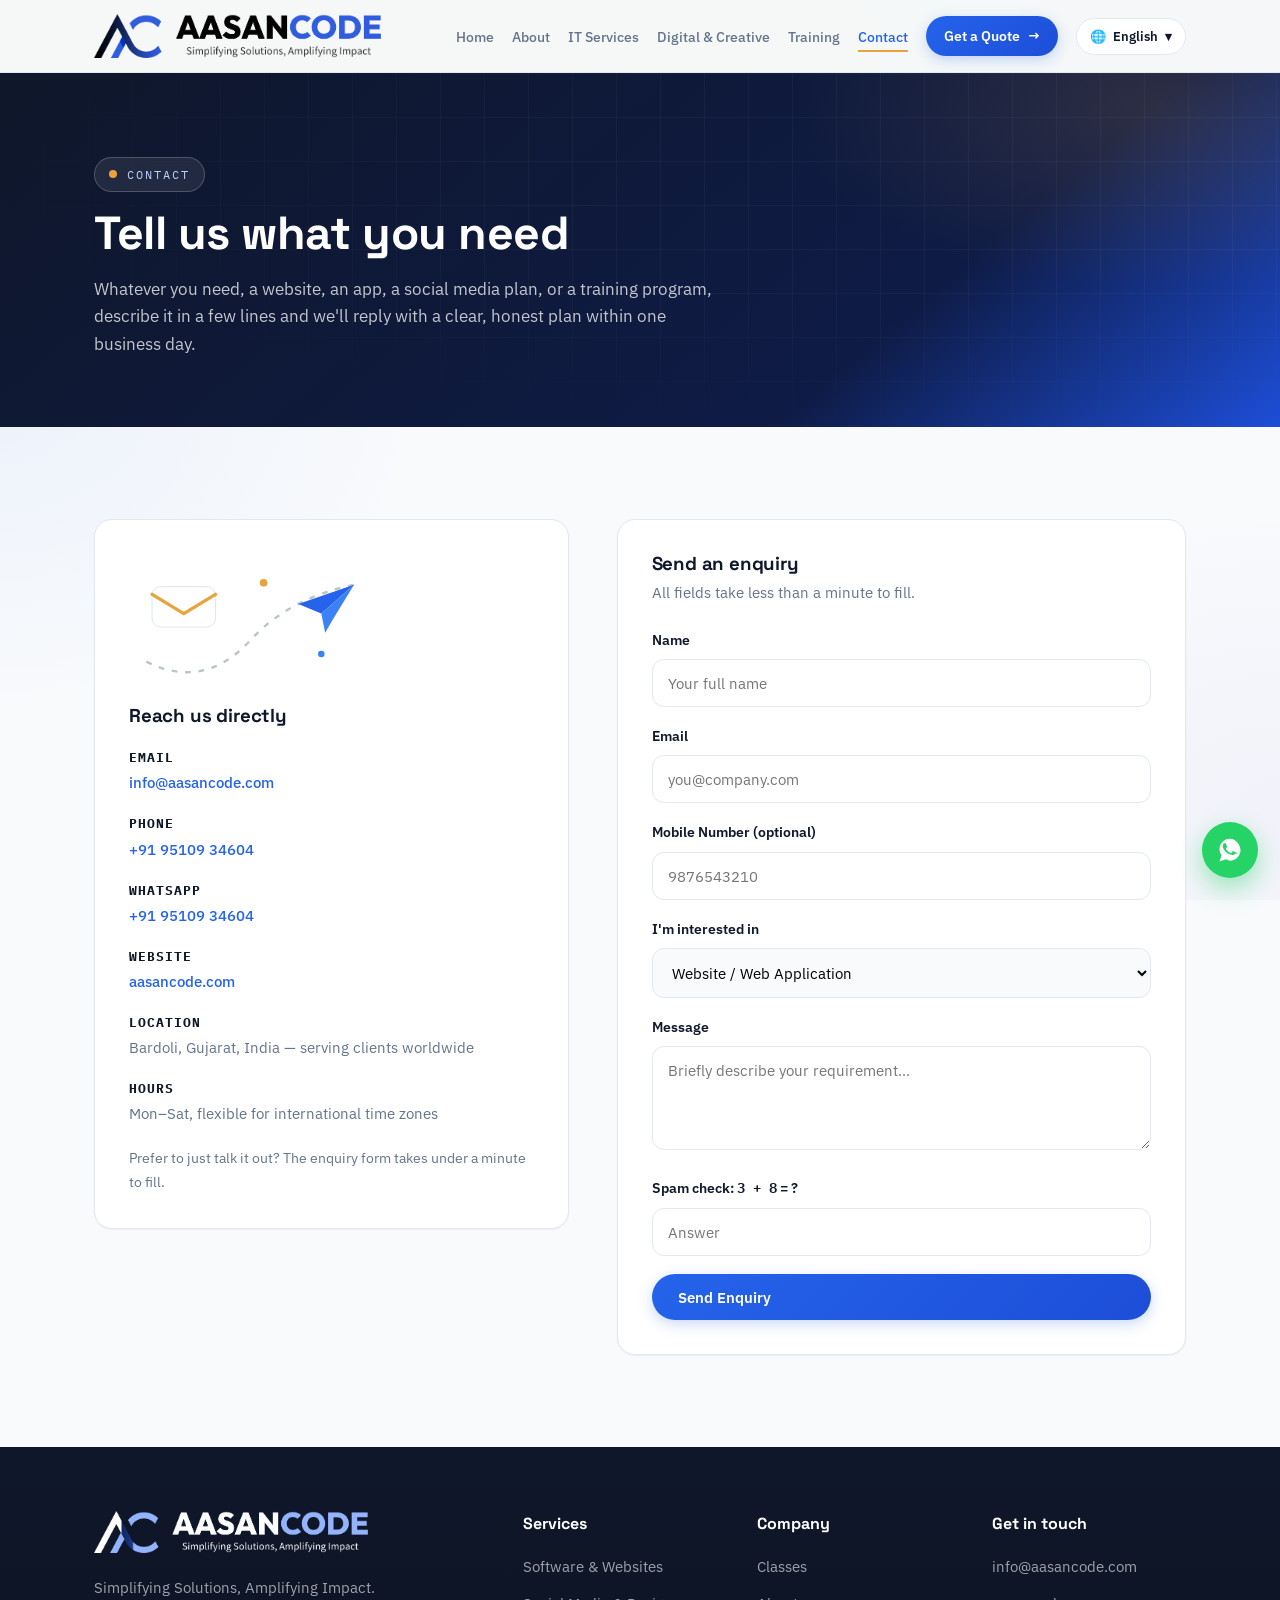
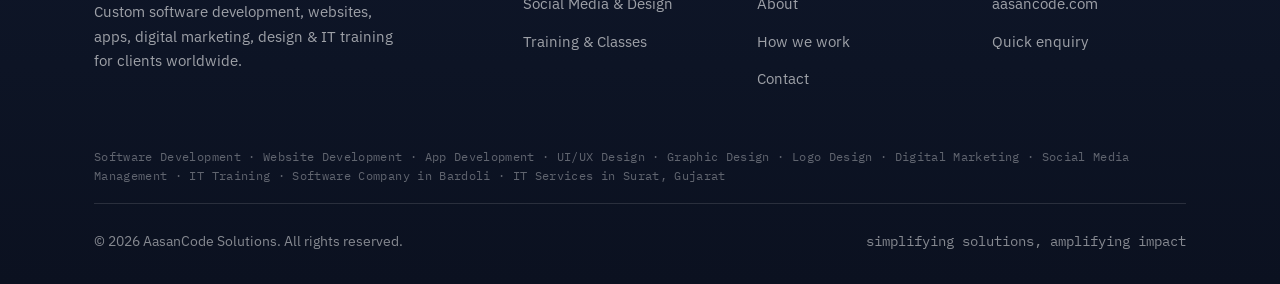
<file: contact.html>
<!DOCTYPE html>
<html lang="en">
<head>
<meta charset="UTF-8">
<meta name="viewport" content="width=device-width, initial-scale=1.0">
<title>Contact AasanCode Solutions | Software Company</title>
<meta name="description" content="Contact AasanCode Solutions — call or WhatsApp +91 95109 34604, email info@aasancode.com info@aasancode.com for software, app &amp; website development enquiries.">
<meta name="keywords" content="nopCommerce developer, flutter app development company, flutter developer, wordpress development company, wordpress designer, nopCommerce development company, certified nopCommerce developer, software development company, custom software development, website development, app development, UI UX design, graphic design services, logo design, digital marketing agency, social media management, IT training, web design company, software company in Bardoli, IT company in Surat, website development Bardoli Surat">
<link rel="icon" type="image/svg+xml" href="images/logo-mark.svg">
<meta property="og:title" content="Contact AasanCode Solutions | Software Company">
<meta property="og:description" content="Contact AasanCode Solutions — call or WhatsApp +91 95109 34604, email info@aasancode.com for software, app &amp; website development enquiries.">
<meta property="og:type" content="website">
<meta property="og:url" content="https://aasancode.com/contact">
<link rel="canonical" href="https://aasancode.com/contact">
<meta property="og:image" content="https://aasancode.com/images/og-image.png">

<!-- Google Search Console: paste your verification code below (get it from search.google.com/search-console) -->
<!-- <meta name="google-site-verification" content="PASTE_CODE_HERE"> -->

<!-- Google Analytics 4: paste your Measurement ID below (get it from analytics.google.com), then uncomment -->
<!--
<script async src="https://www.googletagmanager.com/gtag/js?id=G-XXXXXXXXXX"></script>
<script>
  window.dataLayer = window.dataLayer || [];
  function gtag(){dataLayer.push(arguments);}
  gtag('js', new Date());
  gtag('config', 'G-XXXXXXXXXX');
</script>
-->
<meta property="og:image:width" content="1200">
<meta property="og:image:height" content="630">
<meta name="twitter:card" content="summary_large_image">
<meta name="geo.region" content="IN-GJ">
<meta name="geo.placename" content="Bardoli, Surat, Gujarat, India">
<script type="application/ld+json">
{
  "@context": "https://schema.org",
  "@type": "ProfessionalService",
  "name": "AasanCode Solutions",
  "slogan": "Simplifying Solutions, Amplifying Impact",
  "url": "https://aasancode.com",
  "email": "info@aasancode.com",
  "image": "https://aasancode.com/wp-content/uploads/2025/05/logo_ac.png",
  "address": { "@type": "PostalAddress", "addressLocality": "Bardoli", "addressRegion": "Gujarat", "addressCountry": "IN" },
  "areaServed": ["Bardoli", "Surat", "Gujarat", "India", "United States", "Worldwide"],
  "telephone": "+919510934604",
  "sameAs": ["https://www.instagram.com/aasancode/"],
  "description": "Custom software development, website & app development, UI/UX design, graphic design, digital marketing, social media management, and IT training.",
  "knowsAbout": ["nopCommerce Development", "Flutter App Development", "WordPress Development", "Software Development", "Custom Software Development", "Website Development", "App Development", "UI/UX Design", "Graphic Design", "Logo Design", "Digital Marketing", "Social Media Management", "SEO", "IT Training"]
}
</script>
<link rel="preconnect" href="https://fonts.googleapis.com">
<link rel="preconnect" href="https://fonts.gstatic.com" crossorigin>
<link href="https://fonts.googleapis.com/css2?family=Space+Grotesk:wght@500;700&family=IBM+Plex+Sans:wght@400;500;600&family=IBM+Plex+Mono:wght@400;500&display=optional" rel="stylesheet">
<link rel="stylesheet" href="css/style.css?v=3">
</head>
<body>

<!-- SVG icon sprite -->
<svg style="display:none" xmlns="http://www.w3.org/2000/svg">
  <symbol id="i-code" viewBox="0 0 24 24"><polyline points="16 18 22 12 16 6"/><polyline points="8 6 2 12 8 18"/></symbol>
  <symbol id="i-cart" viewBox="0 0 24 24"><circle cx="9" cy="21" r="1.5"/><circle cx="19" cy="21" r="1.5"/><path d="M2 3h3l2.6 12.6a1 1 0 0 0 1 .8h9.7a1 1 0 0 0 1-.8L21 7H6"/></symbol>
  <symbol id="i-sync" viewBox="0 0 24 24"><polyline points="23 4 23 10 17 10"/><polyline points="1 20 1 14 7 14"/><path d="M3.5 9a9 9 0 0 1 14.9-3.4L23 10M1 14l4.6 4.4A9 9 0 0 0 20.5 15"/></symbol>
  <symbol id="i-layout" viewBox="0 0 24 24"><rect x="3" y="3" width="18" height="18" rx="2"/><line x1="3" y1="9" x2="21" y2="9"/><line x1="9" y1="21" x2="9" y2="9"/></symbol>
  <symbol id="i-app" viewBox="0 0 24 24"><rect x="5" y="2" width="14" height="20" rx="2"/><line x1="12" y1="18" x2="12" y2="18.01"/></symbol>
  <symbol id="i-wrench" viewBox="0 0 24 24"><path d="M14.7 6.3a5 5 0 0 0-6.9 6L3 17l4 4 4.7-4.8a5 5 0 0 0 6-6.9L14 13l-3-3z"/></symbol>
  <symbol id="i-shop" viewBox="0 0 24 24"><path d="M3 9l1.5-5h15L21 9"/><path d="M4 9v11a1 1 0 0 0 1 1h14a1 1 0 0 0 1-1V9"/><path d="M9 21v-7h6v7"/><path d="M3 9h18"/></symbol>
  <symbol id="i-school" viewBox="0 0 24 24"><path d="M22 10L12 5 2 10l10 5 10-5z"/><path d="M6 12.5V17c0 1.5 2.7 3 6 3s6-1.5 6-3v-4.5"/></symbol>
  <symbol id="i-clip" viewBox="0 0 24 24"><rect x="5" y="4" width="14" height="18" rx="2"/><path d="M9 4a2 2 0 0 1 6 0"/><line x1="9" y1="11" x2="15" y2="11"/><line x1="9" y1="15" x2="13" y2="15"/></symbol>
  <symbol id="i-pin" viewBox="0 0 24 24"><path d="M20 10c0 6-8 12-8 12S4 16 4 10a8 8 0 0 1 16 0z"/><circle cx="12" cy="10" r="3"/></symbol>
  <symbol id="i-target" viewBox="0 0 24 24"><circle cx="12" cy="12" r="9"/><circle cx="12" cy="12" r="5"/><circle cx="12" cy="12" r="1"/></symbol>
  <symbol id="i-cal" viewBox="0 0 24 24"><rect x="3" y="5" width="18" height="16" rx="2"/><line x1="16" y1="3" x2="16" y2="7"/><line x1="8" y1="3" x2="8" y2="7"/><line x1="3" y1="11" x2="21" y2="11"/></symbol>
  <symbol id="i-chart" viewBox="0 0 24 24"><line x1="4" y1="20" x2="20" y2="20"/><rect x="6" y="12" width="3" height="8"/><rect x="11" y="8" width="3" height="12"/><rect x="16" y="4" width="3" height="16"/></symbol>
  <symbol id="i-diamond" viewBox="0 0 24 24"><path d="M6 3h12l4 6-10 12L2 9l4-6z"/><path d="M2 9h20"/></symbol>
  <symbol id="i-image" viewBox="0 0 24 24"><rect x="3" y="3" width="18" height="18" rx="2"/><circle cx="8.5" cy="8.5" r="1.5"/><path d="M21 15l-5-5L5 21"/></symbol>
  <symbol id="i-doc" viewBox="0 0 24 24"><path d="M14 2H6a2 2 0 0 0-2 2v16a2 2 0 0 0 2 2h12a2 2 0 0 0 2-2V8z"/><polyline points="14 2 14 8 20 8"/></symbol>
  <symbol id="i-video" viewBox="0 0 24 24"><rect x="2" y="5" width="14" height="14" rx="2"/><polygon points="22 7 16 12 22 17 22 7"/></symbol>
  <symbol id="i-folder" viewBox="0 0 24 24"><path d="M22 19a2 2 0 0 1-2 2H4a2 2 0 0 1-2-2V5a2 2 0 0 1 2-2h5l2 3h9a2 2 0 0 1 2 2z"/></symbol>
  <symbol id="i-brief" viewBox="0 0 24 24"><rect x="2" y="7" width="20" height="14" rx="2"/><path d="M16 7V5a2 2 0 0 0-2-2h-4a2 2 0 0 0-2 2v2"/></symbol>
  <symbol id="i-users" viewBox="0 0 24 24"><path d="M17 21v-2a4 4 0 0 0-4-4H5a4 4 0 0 0-4 4v2"/><circle cx="9" cy="7" r="4"/><path d="M23 21v-2a4 4 0 0 0-3-3.87M16 3.13a4 4 0 0 1 0 7.75"/></symbol>
  <symbol id="i-gear" viewBox="0 0 24 24"><circle cx="12" cy="12" r="3"/><path d="M19.4 15a1.7 1.7 0 0 0 .3 1.9l.1.1a2 2 0 1 1-2.8 2.8l-.1-.1a1.7 1.7 0 0 0-1.9-.3 1.7 1.7 0 0 0-1 1.5V21a2 2 0 1 1-4 0v-.1a1.7 1.7 0 0 0-1-1.6 1.7 1.7 0 0 0-1.9.3l-.1.1a2 2 0 1 1-2.8-2.8l.1-.1a1.7 1.7 0 0 0 .3-1.9 1.7 1.7 0 0 0-1.5-1H3a2 2 0 1 1 0-4h.1a1.7 1.7 0 0 0 1.6-1 1.7 1.7 0 0 0-.3-1.9l-.1-.1a2 2 0 1 1 2.8-2.8l.1.1a1.7 1.7 0 0 0 1.9.3h0a1.7 1.7 0 0 0 1-1.5V3a2 2 0 1 1 4 0v.1a1.7 1.7 0 0 0 1 1.6 1.7 1.7 0 0 0 1.9-.3l.1-.1a2 2 0 1 1 2.8 2.8l-.1.1a1.7 1.7 0 0 0-.3 1.9v0a1.7 1.7 0 0 0 1.5 1H21a2 2 0 1 1 0 4h-.1a1.7 1.7 0 0 0-1.5 1z"/></symbol>
  <symbol id="i-msg" viewBox="0 0 24 24"><path d="M21 11.5a8.4 8.4 0 0 1-8.5 8.4 8.6 8.6 0 0 1-3.7-.8L3 21l1.9-5.6a8.4 8.4 0 1 1 16.1-3.9z"/></symbol>
  <symbol id="b-insta" viewBox="0 0 24 24"><rect x="3" y="3" width="18" height="18" rx="5" fill="none" stroke="#fff" stroke-width="2"/><circle cx="12" cy="12" r="4.2" fill="none" stroke="#fff" stroke-width="2"/><circle cx="17.2" cy="6.8" r="1.4" fill="#fff" stroke="none"/></symbol>
  <symbol id="b-yt" viewBox="0 0 24 24"><rect x="2" y="5.5" width="20" height="13" rx="4" fill="#fff" fill-opacity="0.22"/><polygon points="10,9 16,12 10,15" fill="#fff"/></symbol>
  <symbol id="b-wa" viewBox="0 0 32 32"><path fill="#fff" d="M16 3C9.4 3 4 8.3 4 14.9c0 2.6.8 5 2.3 7L4 29l7.3-2.3c1.9 1 3.9 1.5 4.7 1.5 6.6 0 12-5.3 12-11.9S22.6 3 16 3zm5.9 16.9c-.3.8-1.5 1.5-2.4 1.7-.6.1-1.5.2-4.3-.9-3.6-1.5-5.9-5.1-6.1-5.4-.2-.2-1.4-1.9-1.4-3.6s.9-2.6 1.2-2.9c.3-.3.7-.4 1-.4h.7c.2 0 .5-.1.8.6.3.8 1.1 2.6 1.2 2.8.1.2.2.4 0 .7-.1.2-.2.4-.4.6l-.6.7c-.2.2-.4.4-.2.8.2.4 1 1.7 2.2 2.7 1.5 1.3 2.8 1.8 3.2 2 .4.2.6.1.9-.1.2-.3 1-1.2 1.3-1.6.3-.4.5-.3.9-.2.4.1 2.4 1.1 2.8 1.3.4.2.7.3.8.5.1.2.1 1-.2 1.7z"/></symbol>
</svg>

<div id="scrollbar"></div>

<header>
  <div class="wrap nav">
    <a href="/" class="logo"><img src="images/logo_ac.png" alt="AasanCode" class="logo-img"></a>
    <button class="nav-toggle" aria-label="Toggle menu" onclick="toggleNav()">☰</button>
    <ul class="nav-links" id="navLinks">
      <li><a href="/"  data-i18n="nav.home">Home</a></li>
      <li><a href="/about"  data-i18n="foot.c1">About</a></li>
      <li><a href="/services"  data-i18n="nav.services">IT Services</a></li>
      <li><a href="/digital"  data-i18n="nav.digital">Digital &amp; Creative</a></li>
      <li><a href="/training"  data-i18n="nav.training">Training</a></li>
      <li><a href="/contact" class="active" data-i18n="nav.contact">Contact</a></li>
      <li><button class="btn btn-primary" onclick="openModal()"><span data-i18n="nav.quote">Get a Quote</span> <span class="arrow">→</span></button></li>
      <li class="lang-dd">
        <button type="button" class="lang-btn" id="langBtn" onclick="toggleLangMenu(event)" aria-haspopup="true" aria-expanded="false">🌐 <span id="langCur">English</span> ▾</button>
        <div class="lang-menu" id="langMenu" role="menu">
          <button type="button" onclick="setLang('en')"><span class="lf">🇺🇸</span> English</button>
          <button type="button" onclick="setLang('hi')"><span class="lf">🇮🇳</span> हिन्दी</button>
          <button type="button" onclick="setLang('ar')"><span class="lf">🇰🇼</span> Arabic — العربية</button>
          <button type="button" onclick="setLang('fr')"><span class="lf">🇫🇷</span> Français</button>
          <button type="button" onclick="setLang('es')"><span class="lf">🇪🇸</span> Español</button>
          <button type="button" onclick="setLang('de')"><span class="lf">🇩🇪</span> Deutsch</button>
          <button type="button" onclick="setLang('gu')"><span class="lf">🇮🇳</span> ગુજરાતી</button>
        </div>
      </li>
    </ul>
  </div>
</header>
<section class="page-hero">
  <div class="wrap">
    <span class="eyebrow">Contact</span>
    <h1 data-i18n="ct.h1">Tell us what you need</h1>
    <p data-i18n="ct.p">Whatever you need, a website, an app, a social media plan, or a training program, describe it in a few lines and we'll reply with a clear, honest plan within one business day.</p>
  </div>
</section>

<section>
  <div class="wrap contact-grid">
    <div class="contact-card">
      <div class="mini-illo" style="max-width:250px;margin:0 0 18px" aria-hidden="true">
        <svg viewBox="0 0 260 140" xmlns="http://www.w3.org/2000/svg">
          <path class="dashfly" d="M18 112 q60 30 108 -22 q40 -44 108 -58" fill="none" stroke="#B9C6C6" stroke-width="2.5"/>
          <g class="fl">
            <path d="M234 32 l-58 20 24 10 z" fill="#2563EB"/>
            <path d="M234 32 l-34 30 4 20 8 -14 z" fill="#3B82F6"/>
          </g>
          <g class="fl2">
            <rect x="24" y="34" width="66" height="42" rx="9" fill="#fff" stroke="#DDE5E5"/>
            <path d="M24 42 l33 20 33 -20" fill="none" stroke="#E8A33D" stroke-width="3.5" stroke-linecap="round"/>
          </g>
          <circle class="spark" cx="140" cy="30" r="4" fill="#E8A33D"/>
          <circle class="spark s2" cx="200" cy="104" r="3.4" fill="#3B82F6"/>
        </svg>
      </div>
      <h3 style="margin-bottom:20px" data-i18n="ct.reach">Reach us directly</h3>
      <ul class="contact-list">
        <li><b>Email</b> <a href="mailto:info@aasancode.com">info@aasancode.com</a></li>
        <li><b>Phone</b> <a href="tel:+919510934604">+91 95109 34604</a></li>
        <li><b>WhatsApp</b> <a href="https://wa.me/919510934604?text=Hi%20AasanCode%2C%20I%20have%20an%20enquiry">+91 95109 34604</a></li>
        <li><b>Website</b> <a href="https://aasancode.com">aasancode.com</a></li>
        <li><b>Location</b> Bardoli, Gujarat, India — serving clients worldwide</li>
        <li><b>Hours</b> Mon–Sat, flexible for international time zones</li>
      </ul>
      <p style="color:var(--muted);font-size:.9rem;margin-top:20px">Prefer to just talk it out? The enquiry form takes under a minute to fill.</p>
    </div>

    <div class="contact-card">
      <div id="pageFormView">
        <h3 style="margin-bottom:6px" data-i18n="ct.send">Send an enquiry</h3>
        <p style="color:var(--muted);font-size:.92rem;margin-bottom:24px">All fields take less than a minute to fill.</p>
        <div class="field" id="pName">
          <label for="cname">Name</label>
          <input type="text" id="cname" placeholder="Your full name">
          <div class="err">Please enter your name.</div>
        </div>
        <div class="field" id="pEmail">
          <label for="cemail">Email</label>
          <input type="email" id="cemail" placeholder="you@company.com">
          <div class="err">Please enter a valid email address.</div>
        </div>
        <div class="field" id="pPhone">
          <label for="cphone" data-i18n="f.phone">Mobile Number (optional)</label>
          <input type="tel" id="cphone" inputmode="tel" placeholder="+91 98765 43210">
          <div class="err" data-i18n="f.phoneErr">Please enter a valid mobile number.</div>
        </div>
        <div class="field">
          <label for="ctype">I'm interested in</label>
          <select id="ctype">
            <option>Website / Web Application</option>
            <option>Custom Software / Integration</option>
            <option>Social Media / Graphic Design</option>
            <option>Training / Classes / Workshop</option>
            <option>Local Project</option>
            <option>Something else</option>
          </select>
        </div>
        <div class="field" id="pMsg">
          <label for="cmessage">Message</label>
          <textarea id="cmessage" placeholder="Briefly describe your requirement…"></textarea>
          <div class="err">Please write a short message.</div>
        </div>
        <div class="field" id="pCap">
          <label for="ccaptcha"><span data-i18n="f.cap">Spam check</span>: <span id="pcapQ" class="mono">3 + 4</span> = ?</label>
          <input type="text" id="ccaptcha" inputmode="numeric" placeholder="Answer" autocomplete="off">
          <div class="err" data-i18n="f.capErr">Incorrect answer — please try again.</div>
        </div>
        <button class="btn btn-primary" style="width:100%" onclick="submitPageForm()">Send Enquiry</button>
      </div>
      <div class="success" id="pageSuccessView">
        <div class="tick">✓</div>
        <h3>Enquiry sent</h3>
        <p>Thank you for reaching out. We will reply to your email within one business day.</p>
      </div>
    </div>
  </div>
</section>

<script>
  document.addEventListener("DOMContentLoaded", function(){ newCaptcha("p"); });
  function submitPageForm(){
    var n = document.getElementById('cname');
    var e = document.getElementById('cemail');
    var m = document.getElementById('cmessage');
    var ok = true;
    ok = validate('pName', n.value.trim().length > 1) && ok;
    ok = validate('pEmail', /^[^\s@]+@[^\s@]+\.[^\s@]+$/.test(e.value.trim())) && ok;
    var ph = document.getElementById('cphone');
    ok = validate('pPhone', validPhone(ph.value)) && ok;
    ok = validate('pMsg', m.value.trim().length > 5) && ok;
    ok = validate('pCap', checkCaptcha('ccaptcha','p')) && ok;
    if(!ok) return;
    sendEnquiry(n.value, e.value, m.value, document.getElementById('ctype').value, ph.value);
    document.getElementById('pageFormView').style.display = 'none';
    document.getElementById('pageSuccessView').style.display = 'block';
  }
</script>
<footer>
  <div class="wrap">
    <div class="foot-grid">
      <div>
        <a href="/" style="display:inline-block;margin-bottom:16px"><img src="images/logo_ac_white.png" alt="AasanCode" class="logo-img" style="height:42px"></a>
        <p data-i18n="foot.tag">Simplifying Solutions, Amplifying Impact. Custom software development, websites, apps, digital marketing, design &amp; IT training for clients worldwide.</p>
      </div>
      <div>
        <h4 data-i18n="foot.services">Services</h4>
        <ul>
          <li><a href="/services" data-i18n="foot.l1">Software &amp; Websites</a></li>
          <li><a href="/digital" data-i18n="foot.l2">Social Media &amp; Design</a></li>
          <li><a href="/training" data-i18n="foot.l3">Training &amp; Classes</a></li>
        </ul>
      </div>
      <div>
        <h4 data-i18n="foot.company">Company</h4>
        <ul>
          <li><a href="/classes" data-i18n="nav.classes">Classes</a></li>
          <li><a href="/about" data-i18n="foot.c1">About</a></li>
          <li><a href="/about" data-i18n="foot.c2">How we work</a></li>
          <li><a href="/contact" data-i18n="foot.c3">Contact</a></li>
        </ul>
      </div>
      <div>
        <h4 data-i18n="foot.touch">Get in touch</h4>
        <ul>
          <li><a href="mailto:info@aasancode.com">info@aasancode.com</a></li>
          <li><a href="https://aasancode.com">aasancode.com</a></li>
          <li><a href="#" onclick="openModal();return false;" data-i18n="foot.enquiry">Quick enquiry</a></li>
        </ul>
      </div>
    </div>
    <p class="foot-seo">Software Development · Website Development · App Development · UI/UX Design · Graphic Design · Logo Design · Digital Marketing · Social Media Management · IT Training · Software Company in Bardoli · IT Services in Surat, Gujarat</p>
    <div class="foot-bottom">
      <span data-i18n="foot.rights">© 2026 AasanCode Solutions. All rights reserved.</span>
      <span class="mono">simplifying solutions, amplifying impact</span>
    </div>
  </div>
</footer>

<!-- Floating WhatsApp button -->
<a class="wa-float" href="https://wa.me/919510934604?text=Hi%20AasanCode%2C%20I%20have%20an%20enquiry" target="_blank" rel="noopener" aria-label="Chat on WhatsApp">
  <svg viewBox="0 0 32 32" xmlns="http://www.w3.org/2000/svg"><path d="M16 3C9.4 3 4 8.3 4 14.9c0 2.6.8 5 2.3 7L4 29l7.3-2.3c1.9 1 3.9 1.5 4.7 1.5 6.6 0 12-5.3 12-11.9S22.6 3 16 3zm5.9 16.9c-.3.8-1.5 1.5-2.4 1.7-.6.1-1.5.2-4.3-.9-3.6-1.5-5.9-5.1-6.1-5.4-.2-.2-1.4-1.9-1.4-3.6s.9-2.6 1.2-2.9c.3-.3.7-.4 1-.4h.7c.2 0 .5-.1.8.6.3.8 1.1 2.6 1.2 2.8.1.2.2.4 0 .7-.1.2-.2.4-.4.6l-.6.7c-.2.2-.4.4-.2.8.2.4 1 1.7 2.2 2.7 1.5 1.3 2.8 1.8 3.2 2 .4.2.6.1.9-.1.2-.3 1-1.2 1.3-1.6.3-.4.5-.3.9-.2.4.1 2.4 1.1 2.8 1.3.4.2.7.3.8.5.1.2.1 1-.2 1.7z"/></svg>
</a>

<!-- Contact modal (available on every page) -->
<div class="modal-overlay" id="contactModal" role="dialog" aria-modal="true" aria-labelledby="modalTitle">
  <div class="modal">
    <button class="modal-close" aria-label="Close" onclick="closeModal()">×</button>
    <div id="formView">
      <h3 id="modalTitle" data-i18n="modal.title">Get a Quote</h3>
      <p class="modal-sub" data-i18n="modal.sub">Share a few details and we will get back to you within one business day.</p>
      <div class="field" id="fName">
        <label for="name" data-i18n="f.name">Name</label>
        <input type="text" id="name" placeholder="Your full name">
        <div class="err" data-i18n="f.nameErr">Please enter your name.</div>
      </div>
      <div class="field" id="fEmail">
        <label for="email" data-i18n="f.email">Email</label>
        <input type="email" id="email" placeholder="you@company.com">
        <div class="err" data-i18n="f.emailErr">Please enter a valid email address.</div>
      </div>
      <div class="field" id="fPhone">
        <label for="phone" data-i18n="f.phone">Mobile Number (optional)</label>
        <input type="tel" id="phone" inputmode="tel" placeholder="+91 98765 43210">
        <div class="err" data-i18n="f.phoneErr">Please enter a valid mobile number.</div>
      </div>
      <div class="field" id="fMsg">
        <label for="message" data-i18n="f.msg">Message</label>
        <textarea id="message" placeholder="Tell us briefly what you need — website, app, training, social media…"></textarea>
        <div class="err" data-i18n="f.msgErr">Please write a short message.</div>
      </div>
      <div class="field" id="fCap">
        <label for="captcha"><span data-i18n="f.cap">Spam check</span>: <span id="capQ" class="mono">3 + 4</span> = ?</label>
        <input type="text" id="captcha" inputmode="numeric" placeholder="Answer" autocomplete="off">
        <div class="err" data-i18n="f.capErr">Incorrect answer — please try again.</div>
      </div>
      <button class="btn btn-primary" onclick="submitForm()"><span data-i18n="f.send">Send Message</span> <span class="arrow">→</span></button>
    </div>
    <div class="success" id="successView">
      <div class="tick">✓</div>
      <h3 data-i18n="s.title">Message sent</h3>
      <p data-i18n="s.p">Thank you for reaching out. We will reply to your email within one business day.</p>
    </div>
  </div>
</div>

<script src="js/i18n.js?v=3"></script>
<script src="js/main.js?v=3"></script>
</body>
</html>
</file>
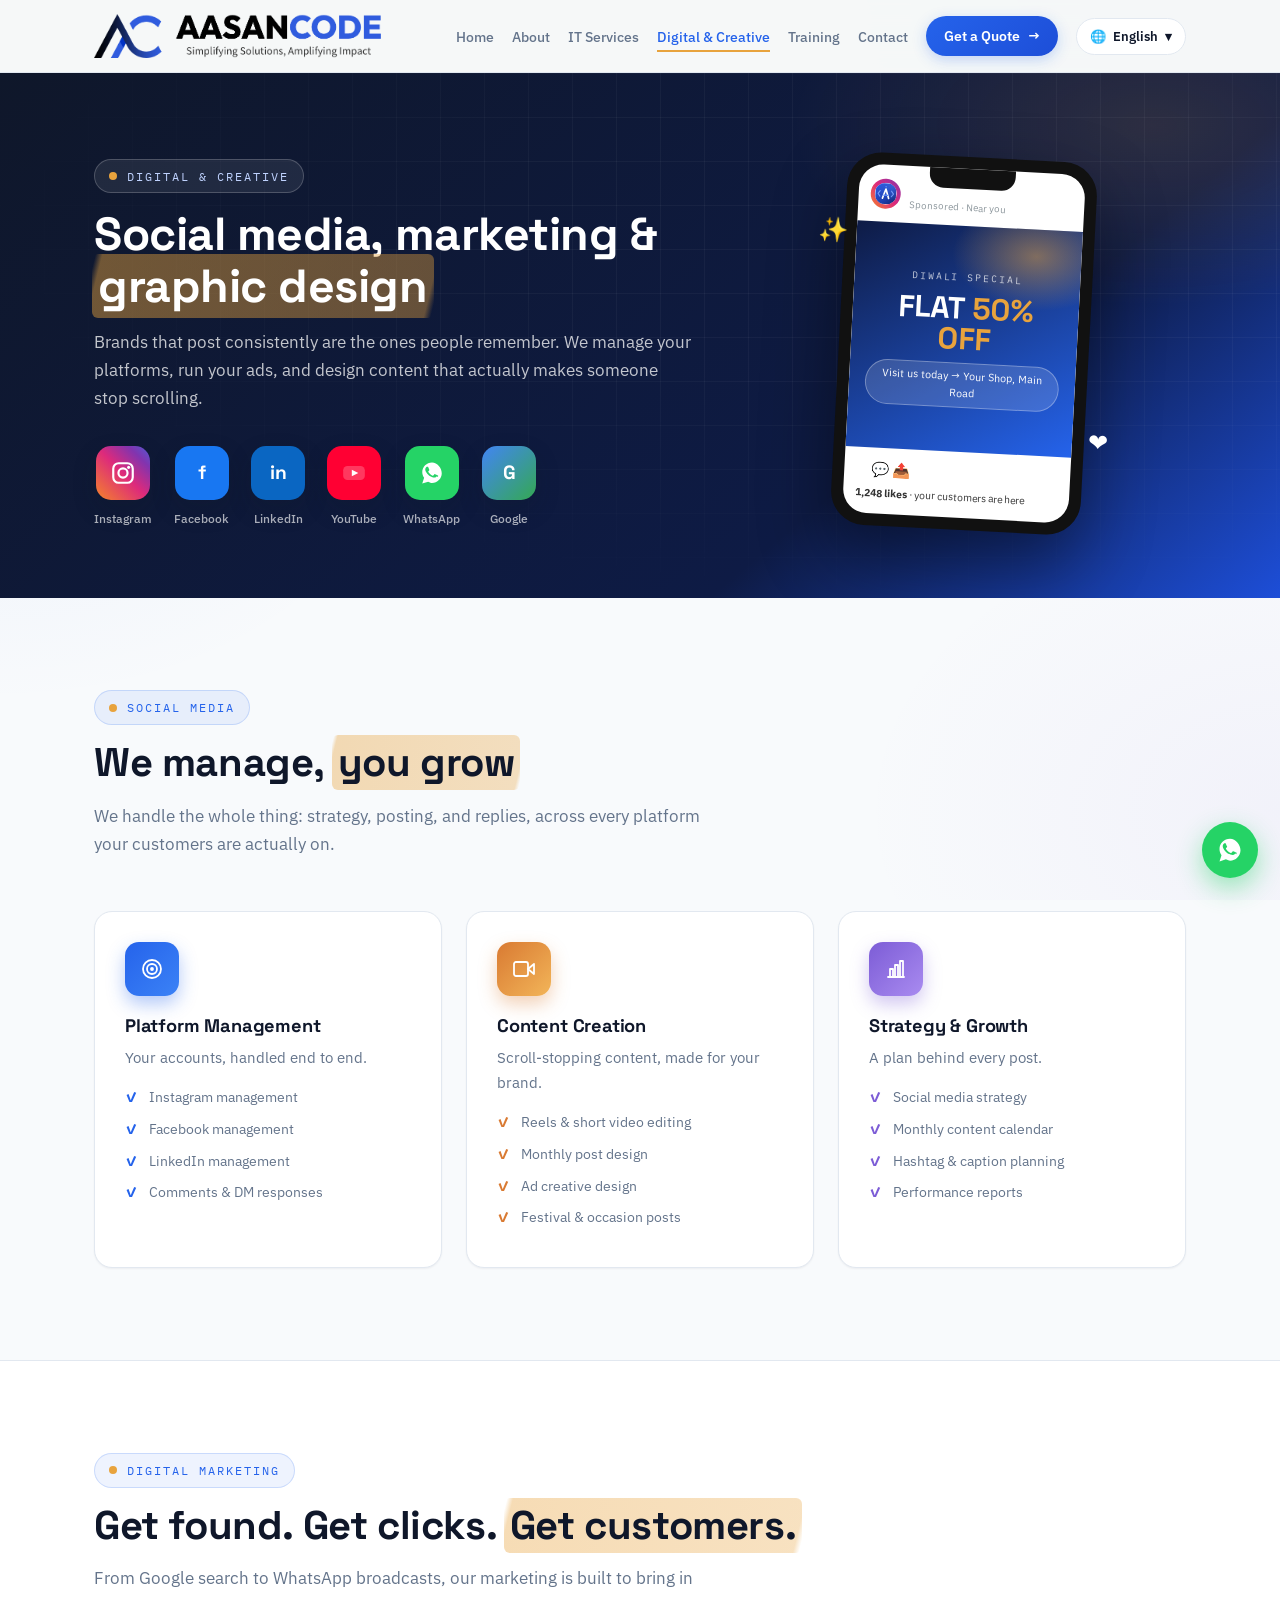
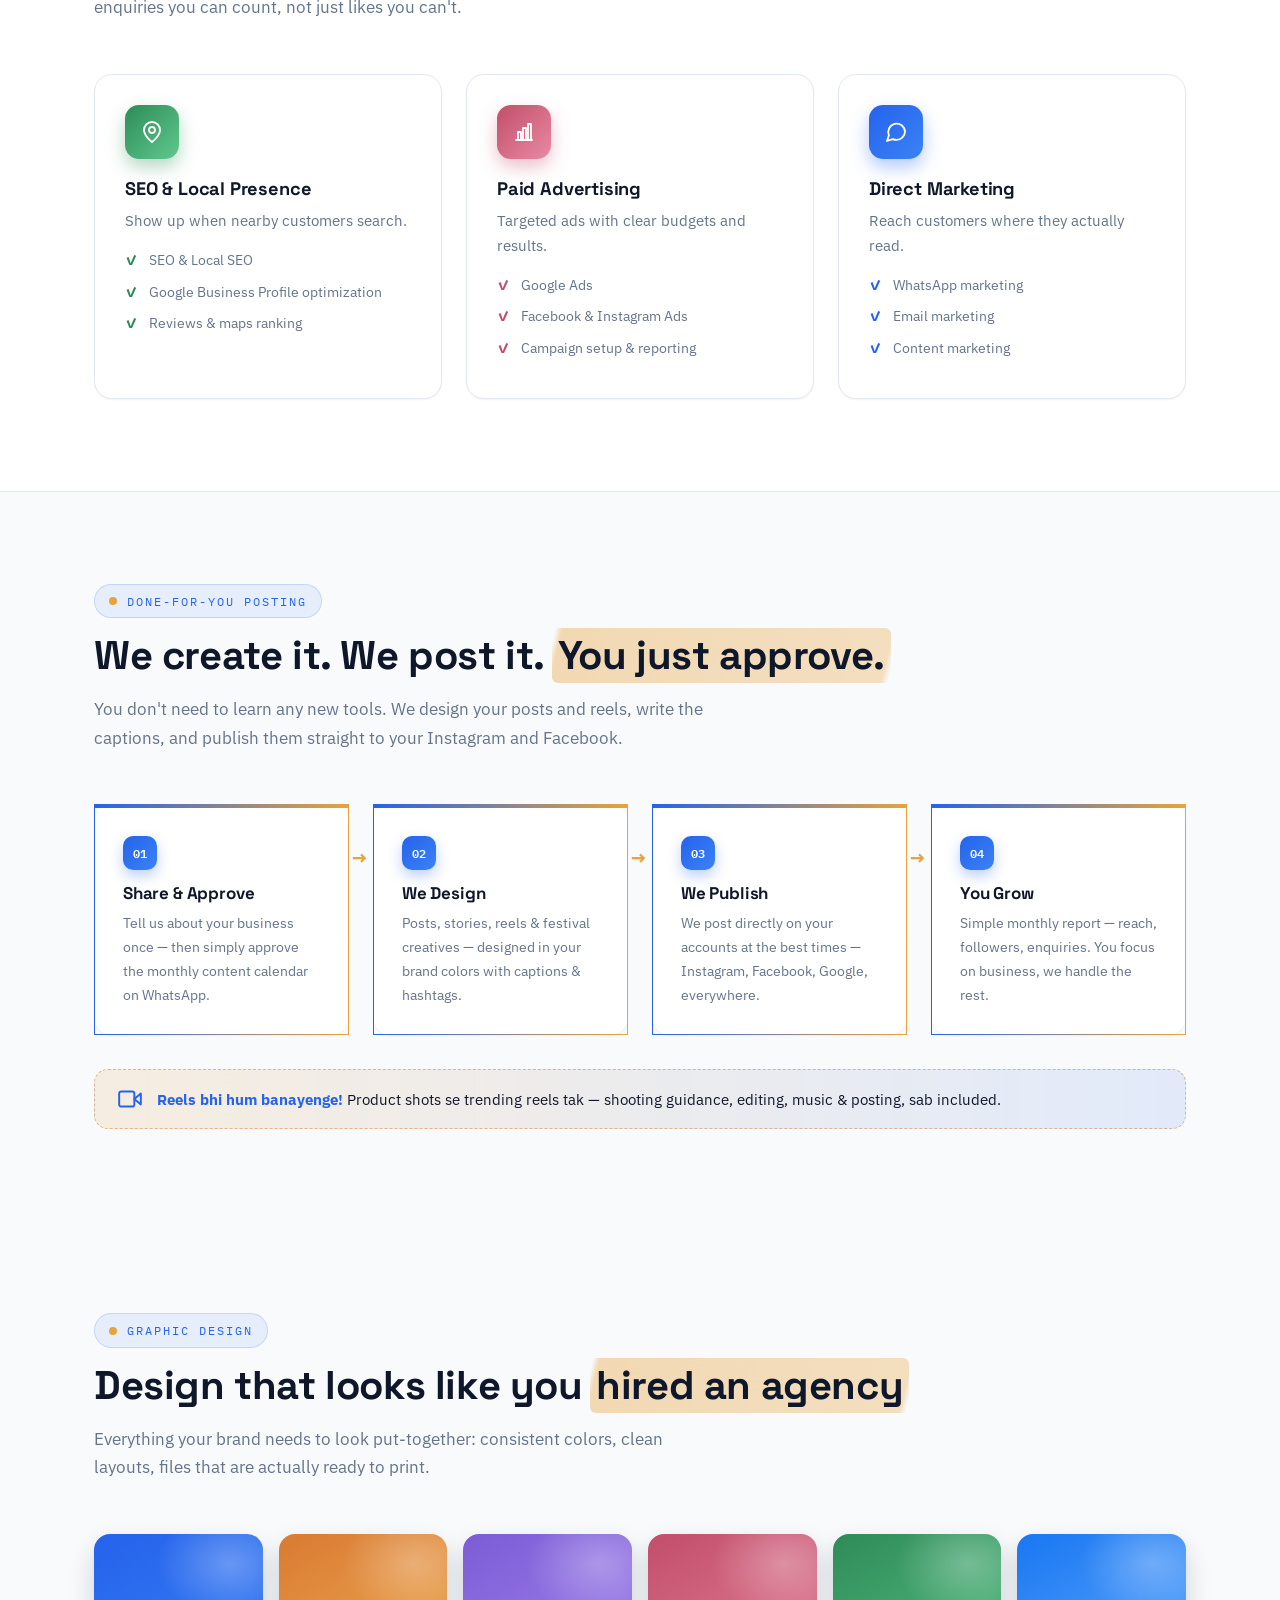
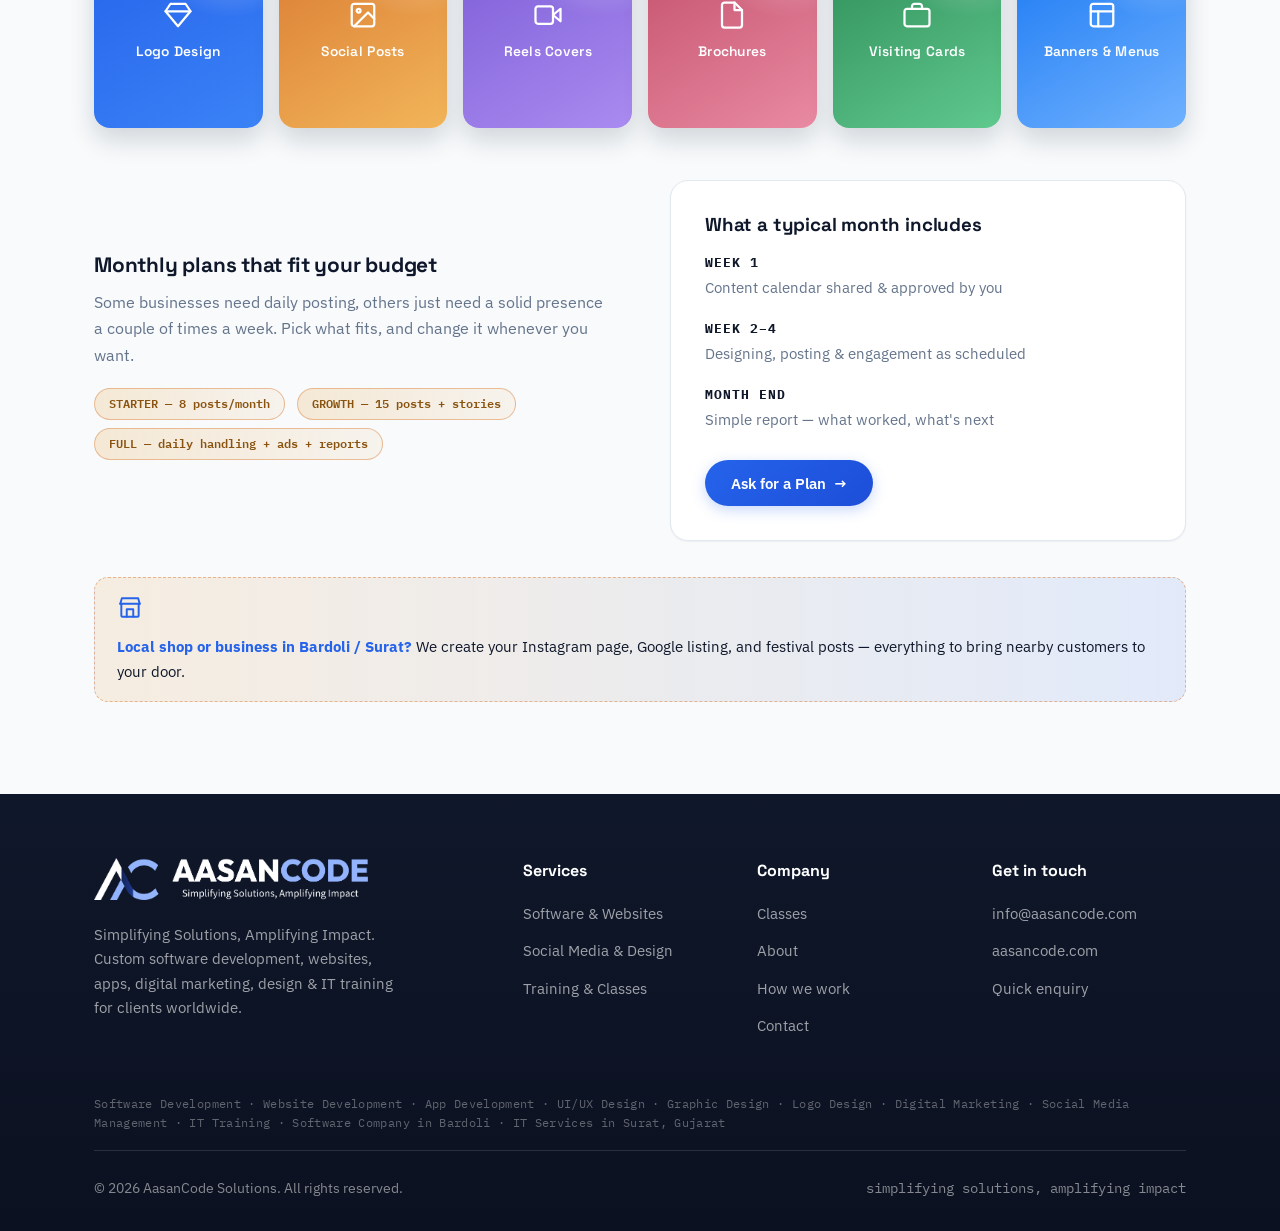
<file: digital.html>
<!DOCTYPE html>
<html lang="en">
<head>
<meta charset="UTF-8">
<meta name="viewport" content="width=device-width, initial-scale=1.0">
<title>Social Media &amp; Digital Marketing Services | AasanCode</title>
<meta name="description" content="Instagram &amp; Facebook management, reels creation, SEO, Google Ads, logo &amp; graphic design services for growing brands. We design and post for you.">
<meta name="keywords" content="nopCommerce developer, flutter app development company, flutter developer, wordpress development company, wordpress designer, nopCommerce development company, certified nopCommerce developer, software development company, custom software development, website development, app development, UI UX design, graphic design services, logo design, digital marketing agency, social media management, IT training, web design company, software company in Bardoli, IT company in Surat, website development Bardoli Surat">
<link rel="icon" type="image/svg+xml" href="images/logo-mark.svg">
<meta property="og:title" content="Social Media &amp; Digital Marketing Services | AasanCode">
<meta property="og:description" content="Instagram &amp; Facebook management, reels creation, SEO, Google Ads, logo &amp; graphic design services for growing brands. We design and post for you.">
<meta property="og:type" content="website">
<meta property="og:url" content="https://aasancode.com/digital">
<link rel="canonical" href="https://aasancode.com/digital">
<meta property="og:image" content="https://aasancode.com/images/og-image.png">

<!-- Google Search Console: paste your verification code below (get it from search.google.com/search-console) -->
<!-- <meta name="google-site-verification" content="PASTE_CODE_HERE"> -->

<!-- Google Analytics 4: paste your Measurement ID below (get it from analytics.google.com), then uncomment -->
<!--
<script async src="https://www.googletagmanager.com/gtag/js?id=G-XXXXXXXXXX"></script>
<script>
  window.dataLayer = window.dataLayer || [];
  function gtag(){dataLayer.push(arguments);}
  gtag('js', new Date());
  gtag('config', 'G-XXXXXXXXXX');
</script>
-->
<meta property="og:image:width" content="1200">
<meta property="og:image:height" content="630">
<meta name="twitter:card" content="summary_large_image">
<meta name="geo.region" content="IN-GJ">
<meta name="geo.placename" content="Bardoli, Surat, Gujarat, India">
<script type="application/ld+json">
{
  "@context": "https://schema.org",
  "@type": "ProfessionalService",
  "name": "AasanCode Solutions",
  "slogan": "Simplifying Solutions, Amplifying Impact",
  "url": "https://aasancode.com",
  "email": "info@aasancode.com",
  "image": "https://aasancode.com/wp-content/uploads/2025/05/logo_ac.png",
  "address": { "@type": "PostalAddress", "addressLocality": "Bardoli", "addressRegion": "Gujarat", "addressCountry": "IN" },
  "areaServed": ["Bardoli", "Surat", "Gujarat", "India", "United States", "Worldwide"],
  "telephone": "+919510934604",
  "sameAs": ["https://www.instagram.com/aasancode/"],
  "description": "Custom software development, website & app development, UI/UX design, graphic design, digital marketing, social media management, and IT training.",
  "knowsAbout": ["nopCommerce Development", "Flutter App Development", "WordPress Development", "Software Development", "Custom Software Development", "Website Development", "App Development", "UI/UX Design", "Graphic Design", "Logo Design", "Digital Marketing", "Social Media Management", "SEO", "IT Training"]
}
</script>
<link rel="preconnect" href="https://fonts.googleapis.com">
<link rel="preconnect" href="https://fonts.gstatic.com" crossorigin>
<link href="https://fonts.googleapis.com/css2?family=Space+Grotesk:wght@500;700&family=IBM+Plex+Sans:wght@400;500;600&family=IBM+Plex+Mono:wght@400;500&display=optional" rel="stylesheet">
<link rel="stylesheet" href="css/style.css?v=3">
</head>
<body>

<!-- SVG icon sprite -->
<svg style="display:none" xmlns="http://www.w3.org/2000/svg">
  <symbol id="i-code" viewBox="0 0 24 24"><polyline points="16 18 22 12 16 6"/><polyline points="8 6 2 12 8 18"/></symbol>
  <symbol id="i-cart" viewBox="0 0 24 24"><circle cx="9" cy="21" r="1.5"/><circle cx="19" cy="21" r="1.5"/><path d="M2 3h3l2.6 12.6a1 1 0 0 0 1 .8h9.7a1 1 0 0 0 1-.8L21 7H6"/></symbol>
  <symbol id="i-sync" viewBox="0 0 24 24"><polyline points="23 4 23 10 17 10"/><polyline points="1 20 1 14 7 14"/><path d="M3.5 9a9 9 0 0 1 14.9-3.4L23 10M1 14l4.6 4.4A9 9 0 0 0 20.5 15"/></symbol>
  <symbol id="i-layout" viewBox="0 0 24 24"><rect x="3" y="3" width="18" height="18" rx="2"/><line x1="3" y1="9" x2="21" y2="9"/><line x1="9" y1="21" x2="9" y2="9"/></symbol>
  <symbol id="i-app" viewBox="0 0 24 24"><rect x="5" y="2" width="14" height="20" rx="2"/><line x1="12" y1="18" x2="12" y2="18.01"/></symbol>
  <symbol id="i-wrench" viewBox="0 0 24 24"><path d="M14.7 6.3a5 5 0 0 0-6.9 6L3 17l4 4 4.7-4.8a5 5 0 0 0 6-6.9L14 13l-3-3z"/></symbol>
  <symbol id="i-shop" viewBox="0 0 24 24"><path d="M3 9l1.5-5h15L21 9"/><path d="M4 9v11a1 1 0 0 0 1 1h14a1 1 0 0 0 1-1V9"/><path d="M9 21v-7h6v7"/><path d="M3 9h18"/></symbol>
  <symbol id="i-school" viewBox="0 0 24 24"><path d="M22 10L12 5 2 10l10 5 10-5z"/><path d="M6 12.5V17c0 1.5 2.7 3 6 3s6-1.5 6-3v-4.5"/></symbol>
  <symbol id="i-clip" viewBox="0 0 24 24"><rect x="5" y="4" width="14" height="18" rx="2"/><path d="M9 4a2 2 0 0 1 6 0"/><line x1="9" y1="11" x2="15" y2="11"/><line x1="9" y1="15" x2="13" y2="15"/></symbol>
  <symbol id="i-pin" viewBox="0 0 24 24"><path d="M20 10c0 6-8 12-8 12S4 16 4 10a8 8 0 0 1 16 0z"/><circle cx="12" cy="10" r="3"/></symbol>
  <symbol id="i-target" viewBox="0 0 24 24"><circle cx="12" cy="12" r="9"/><circle cx="12" cy="12" r="5"/><circle cx="12" cy="12" r="1"/></symbol>
  <symbol id="i-cal" viewBox="0 0 24 24"><rect x="3" y="5" width="18" height="16" rx="2"/><line x1="16" y1="3" x2="16" y2="7"/><line x1="8" y1="3" x2="8" y2="7"/><line x1="3" y1="11" x2="21" y2="11"/></symbol>
  <symbol id="i-chart" viewBox="0 0 24 24"><line x1="4" y1="20" x2="20" y2="20"/><rect x="6" y="12" width="3" height="8"/><rect x="11" y="8" width="3" height="12"/><rect x="16" y="4" width="3" height="16"/></symbol>
  <symbol id="i-diamond" viewBox="0 0 24 24"><path d="M6 3h12l4 6-10 12L2 9l4-6z"/><path d="M2 9h20"/></symbol>
  <symbol id="i-image" viewBox="0 0 24 24"><rect x="3" y="3" width="18" height="18" rx="2"/><circle cx="8.5" cy="8.5" r="1.5"/><path d="M21 15l-5-5L5 21"/></symbol>
  <symbol id="i-doc" viewBox="0 0 24 24"><path d="M14 2H6a2 2 0 0 0-2 2v16a2 2 0 0 0 2 2h12a2 2 0 0 0 2-2V8z"/><polyline points="14 2 14 8 20 8"/></symbol>
  <symbol id="i-video" viewBox="0 0 24 24"><rect x="2" y="5" width="14" height="14" rx="2"/><polygon points="22 7 16 12 22 17 22 7"/></symbol>
  <symbol id="i-folder" viewBox="0 0 24 24"><path d="M22 19a2 2 0 0 1-2 2H4a2 2 0 0 1-2-2V5a2 2 0 0 1 2-2h5l2 3h9a2 2 0 0 1 2 2z"/></symbol>
  <symbol id="i-brief" viewBox="0 0 24 24"><rect x="2" y="7" width="20" height="14" rx="2"/><path d="M16 7V5a2 2 0 0 0-2-2h-4a2 2 0 0 0-2 2v2"/></symbol>
  <symbol id="i-users" viewBox="0 0 24 24"><path d="M17 21v-2a4 4 0 0 0-4-4H5a4 4 0 0 0-4 4v2"/><circle cx="9" cy="7" r="4"/><path d="M23 21v-2a4 4 0 0 0-3-3.87M16 3.13a4 4 0 0 1 0 7.75"/></symbol>
  <symbol id="i-gear" viewBox="0 0 24 24"><circle cx="12" cy="12" r="3"/><path d="M19.4 15a1.7 1.7 0 0 0 .3 1.9l.1.1a2 2 0 1 1-2.8 2.8l-.1-.1a1.7 1.7 0 0 0-1.9-.3 1.7 1.7 0 0 0-1 1.5V21a2 2 0 1 1-4 0v-.1a1.7 1.7 0 0 0-1-1.6 1.7 1.7 0 0 0-1.9.3l-.1.1a2 2 0 1 1-2.8-2.8l.1-.1a1.7 1.7 0 0 0 .3-1.9 1.7 1.7 0 0 0-1.5-1H3a2 2 0 1 1 0-4h.1a1.7 1.7 0 0 0 1.6-1 1.7 1.7 0 0 0-.3-1.9l-.1-.1a2 2 0 1 1 2.8-2.8l.1.1a1.7 1.7 0 0 0 1.9.3h0a1.7 1.7 0 0 0 1-1.5V3a2 2 0 1 1 4 0v.1a1.7 1.7 0 0 0 1 1.6 1.7 1.7 0 0 0 1.9-.3l.1-.1a2 2 0 1 1 2.8 2.8l-.1.1a1.7 1.7 0 0 0-.3 1.9v0a1.7 1.7 0 0 0 1.5 1H21a2 2 0 1 1 0 4h-.1a1.7 1.7 0 0 0-1.5 1z"/></symbol>
  <symbol id="i-msg" viewBox="0 0 24 24"><path d="M21 11.5a8.4 8.4 0 0 1-8.5 8.4 8.6 8.6 0 0 1-3.7-.8L3 21l1.9-5.6a8.4 8.4 0 1 1 16.1-3.9z"/></symbol>
  <symbol id="b-insta" viewBox="0 0 24 24"><rect x="3" y="3" width="18" height="18" rx="5" fill="none" stroke="#fff" stroke-width="2"/><circle cx="12" cy="12" r="4.2" fill="none" stroke="#fff" stroke-width="2"/><circle cx="17.2" cy="6.8" r="1.4" fill="#fff" stroke="none"/></symbol>
  <symbol id="b-yt" viewBox="0 0 24 24"><rect x="2" y="5.5" width="20" height="13" rx="4" fill="#fff" fill-opacity="0.22"/><polygon points="10,9 16,12 10,15" fill="#fff"/></symbol>
  <symbol id="b-wa" viewBox="0 0 32 32"><path fill="#fff" d="M16 3C9.4 3 4 8.3 4 14.9c0 2.6.8 5 2.3 7L4 29l7.3-2.3c1.9 1 3.9 1.5 4.7 1.5 6.6 0 12-5.3 12-11.9S22.6 3 16 3zm5.9 16.9c-.3.8-1.5 1.5-2.4 1.7-.6.1-1.5.2-4.3-.9-3.6-1.5-5.9-5.1-6.1-5.4-.2-.2-1.4-1.9-1.4-3.6s.9-2.6 1.2-2.9c.3-.3.7-.4 1-.4h.7c.2 0 .5-.1.8.6.3.8 1.1 2.6 1.2 2.8.1.2.2.4 0 .7-.1.2-.2.4-.4.6l-.6.7c-.2.2-.4.4-.2.8.2.4 1 1.7 2.2 2.7 1.5 1.3 2.8 1.8 3.2 2 .4.2.6.1.9-.1.2-.3 1-1.2 1.3-1.6.3-.4.5-.3.9-.2.4.1 2.4 1.1 2.8 1.3.4.2.7.3.8.5.1.2.1 1-.2 1.7z"/></symbol>
</svg>

<div id="scrollbar"></div>

<header>
  <div class="wrap nav">
    <a href="/" class="logo"><img src="images/logo_ac.png" alt="AasanCode" class="logo-img"></a>
    <button class="nav-toggle" aria-label="Toggle menu" onclick="toggleNav()">☰</button>
    <ul class="nav-links" id="navLinks">
      <li><a href="/"  data-i18n="nav.home">Home</a></li>
      <li><a href="/about"  data-i18n="foot.c1">About</a></li>
      <li><a href="/services"  data-i18n="nav.services">IT Services</a></li>
      <li><a href="/digital" class="active" data-i18n="nav.digital">Digital &amp; Creative</a></li>
      <li><a href="/training"  data-i18n="nav.training">Training</a></li>
      <li><a href="/contact"  data-i18n="nav.contact">Contact</a></li>
      <li><button class="btn btn-primary" onclick="openModal()"><span data-i18n="nav.quote">Get a Quote</span> <span class="arrow">→</span></button></li>
      <li class="lang-dd">
        <button type="button" class="lang-btn" id="langBtn" onclick="toggleLangMenu(event)" aria-haspopup="true" aria-expanded="false">🌐 <span id="langCur">English</span> ▾</button>
        <div class="lang-menu" id="langMenu" role="menu">
          <button type="button" onclick="setLang('en')"><span class="lf">🇺🇸</span> English</button>
          <button type="button" onclick="setLang('hi')"><span class="lf">🇮🇳</span> हिन्दी</button>
          <button type="button" onclick="setLang('ar')"><span class="lf">🇰🇼</span> Arabic — العربية</button>
          <button type="button" onclick="setLang('fr')"><span class="lf">🇫🇷</span> Français</button>
          <button type="button" onclick="setLang('es')"><span class="lf">🇪🇸</span> Español</button>
          <button type="button" onclick="setLang('de')"><span class="lf">🇩🇪</span> Deutsch</button>
          <button type="button" onclick="setLang('gu')"><span class="lf">🇮🇳</span> ગુજરાતી</button>
        </div>
      </li>
    </ul>
  </div>
</header>
<section class="page-hero">
  <div class="wrap dg-hero-grid">
    <div>
    <span class="eyebrow">Digital &amp; Creative</span>
    <h1 data-i18n-html="dg.h1">Social media, marketing &amp; <span class="hl">graphic design</span></h1>
    <p data-i18n="dg.p">Brands that post consistently are the ones people remember. We manage your platforms, run your ads, and design content that actually makes someone stop scrolling.</p>
    <div class="socials hero-socials" style="margin-top:34px">
      <div class="stile-wrap"><div class="stile st-insta"><svg><use href="#b-insta"/></svg></div><div class="lbl">Instagram</div></div>
      <div class="stile-wrap"><div class="stile st-fb">f</div><div class="lbl">Facebook</div></div>
      <div class="stile-wrap"><div class="stile st-li">in</div><div class="lbl">LinkedIn</div></div>
      <div class="stile-wrap"><div class="stile st-yt"><svg><use href="#b-yt"/></svg></div><div class="lbl">YouTube</div></div>
      <div class="stile-wrap"><div class="stile st-wa"><svg viewBox="0 0 32 32"><use href="#b-wa"/></svg></div><div class="lbl">WhatsApp</div></div>
      <div class="stile-wrap"><div class="stile st-gg">G</div><div class="lbl">Google</div></div>
    </div>
    </div>
    <div class="phone" aria-hidden="true">
      <span class="phone-float pf1">✨</span>
      <span class="phone-float pf2">❤️</span>
      <div class="phone-screen">
        <div class="ig-head"><div class="ig-av"><img src="images/logo-mark.svg" alt=""></div><div class="ig-name">your_shop_official<small>Sponsored · Near you</small></div></div>
        <div class="ig-img">
          <span class="fest">DIWALI SPECIAL</span>
          <span class="off">FLAT <em>50% OFF</em></span>
          <span class="shopn">Visit us today → Your Shop, Main Road</span>
        </div>
        <div class="ig-acts">❤️ 💬 📤</div>
        <div class="ig-likes"><b>1,248 likes</b> · your customers are here</div>
      </div>
    </div>
  </div>
</section>

<section>
  <div class="wrap">
    <span class="eyebrow">Social media</span>
    <h2 class="section-title" data-i18n-html="dg.t1">We manage, <span class="hl">you grow</span></h2>
    <p class="section-sub">We handle the whole thing: strategy, posting, and replies, across every platform your customers are actually on.</p>
    <div class="cards">
      <div class="card reveal c1">
        <div class="icon"><svg class="ic" aria-hidden="true"><use href="#i-target"/></svg></div>
        <h3>Platform Management</h3>
        <p>Your accounts, handled end to end.</p>
        <ul>
          <li>Instagram management</li>
          <li>Facebook management</li>
          <li>LinkedIn management</li>
          <li>Comments &amp; DM responses</li>
        </ul>
      </div>
      <div class="card reveal c2">
        <div class="icon"><svg class="ic" aria-hidden="true"><use href="#i-video"/></svg></div>
        <h3>Content Creation</h3>
        <p>Scroll-stopping content, made for your brand.</p>
        <ul>
          <li>Reels &amp; short video editing</li>
          <li>Monthly post design</li>
          <li>Ad creative design</li>
          <li>Festival &amp; occasion posts</li>
        </ul>
      </div>
      <div class="card reveal c3">
        <div class="icon"><svg class="ic" aria-hidden="true"><use href="#i-chart"/></svg></div>
        <h3>Strategy &amp; Growth</h3>
        <p>A plan behind every post.</p>
        <ul>
          <li>Social media strategy</li>
          <li>Monthly content calendar</li>
          <li>Hashtag &amp; caption planning</li>
          <li>Performance reports</li>
        </ul>
      </div>
    </div>
  </div>
</section>

<section class="band">
  <div class="wrap">
    <span class="eyebrow">Digital marketing</span>
    <h2 class="section-title" data-i18n-html="dg.t2">Get found. Get clicks. <span class="hl">Get customers.</span></h2>
    <p class="section-sub">From Google search to WhatsApp broadcasts, our marketing is built to bring in enquiries you can count, not just likes you can't.</p>
    <div class="cards">
      <div class="card reveal c4">
        <div class="icon"><svg class="ic" aria-hidden="true"><use href="#i-pin"/></svg></div>
        <h3>SEO &amp; Local Presence</h3>
        <p>Show up when nearby customers search.</p>
        <ul>
          <li>SEO &amp; Local SEO</li>
          <li>Google Business Profile optimization</li>
          <li>Reviews &amp; maps ranking</li>
        </ul>
      </div>
      <div class="card reveal c5">
        <div class="icon"><svg class="ic" aria-hidden="true"><use href="#i-chart"/></svg></div>
        <h3>Paid Advertising</h3>
        <p>Targeted ads with clear budgets and results.</p>
        <ul>
          <li>Google Ads</li>
          <li>Facebook &amp; Instagram Ads</li>
          <li>Campaign setup &amp; reporting</li>
        </ul>
      </div>
      <div class="card reveal c1">
        <div class="icon"><svg class="ic" aria-hidden="true"><use href="#i-msg"/></svg></div>
        <h3>Direct Marketing</h3>
        <p>Reach customers where they actually read.</p>
        <ul>
          <li>WhatsApp marketing</li>
          <li>Email marketing</li>
          <li>Content marketing</li>
        </ul>
      </div>
    </div>
  </div>
</section>


<section>
  <div class="wrap">
    <span class="eyebrow">Done-for-you posting</span>
    <h2 class="section-title">We create it. We post it. <span class="hl">You just approve.</span></h2>
    <p class="section-sub">You don't need to learn any new tools. We design your posts and reels, write the captions, and publish them straight to your Instagram and Facebook.</p>
    <div class="steps">
      <div class="step reveal"><h3>Share &amp; Approve</h3><p>Tell us about your business once — then simply approve the monthly content calendar on WhatsApp.</p></div>
      <div class="step reveal"><h3>We Design</h3><p>Posts, stories, reels &amp; festival creatives — designed in your brand colors with captions &amp; hashtags.</p></div>
      <div class="step reveal"><h3>We Publish</h3><p>We post directly on your accounts at the best times — Instagram, Facebook, Google, everywhere.</p></div>
      <div class="step reveal"><h3>You Grow</h3><p>Simple monthly report — reach, followers, enquiries. You focus on business, we handle the rest.</p></div>
    </div>
    <div class="local-banner" style="margin-top:34px">
      <svg class="ic"><use href="#i-video"/></svg>
      <p><b>Reels bhi hum banayenge!</b> Product shots se trending reels tak — shooting guidance, editing, music &amp; posting, sab included.</p>
    </div>
  </div>
</section>

<section>
  <div class="wrap">
    <span class="eyebrow">Graphic design</span>
    <h2 class="section-title" data-i18n-html="dg.t3">Design that looks like you <span class="hl">hired an agency</span></h2>
    <p class="section-sub">Everything your brand needs to look put-together: consistent colors, clean layouts, files that are actually ready to print.</p>
    <div class="design-tiles">
      <div class="dtile dt1 reveal"><svg class="ic"><use href="#i-diamond"/></svg><b>Logo Design</b></div>
      <div class="dtile dt2 reveal"><svg class="ic"><use href="#i-image"/></svg><b>Social Posts</b></div>
      <div class="dtile dt3 reveal"><svg class="ic"><use href="#i-video"/></svg><b>Reels Covers</b></div>
      <div class="dtile dt4 reveal"><svg class="ic"><use href="#i-doc"/></svg><b>Brochures</b></div>
      <div class="dtile dt5 reveal"><svg class="ic"><use href="#i-brief"/></svg><b>Visiting Cards</b></div>
      <div class="dtile dt6 reveal"><svg class="ic"><use href="#i-layout"/></svg><b>Banners &amp; Menus</b></div>
    </div>
    <div class="two-col">
      <div>
        <h3 style="font-size:1.3rem;margin-bottom:12px">Monthly plans that fit your budget</h3>
        <p style="color:var(--muted);margin-bottom:20px">Some businesses need daily posting, others just need a solid presence a couple of times a week. Pick what fits, and change it whenever you want.</p>
        <div>
          <span class="pill">STARTER — 8 posts/month</span>
          <span class="pill">GROWTH — 15 posts + stories</span>
          <span class="pill">FULL — daily handling + ads + reports</span>
        </div>
      </div>
      <div class="contact-card">
        <h3 style="margin-bottom:10px">What a typical month includes</h3>
        <ul class="contact-list" style="margin-top:16px">
          <li><b>Week 1</b> Content calendar shared &amp; approved by you</li>
          <li><b>Week 2–4</b> Designing, posting &amp; engagement as scheduled</li>
          <li><b>Month end</b> Simple report — what worked, what's next</li>
        </ul>
        <button class="btn btn-primary" style="margin-top:10px" onclick="openModal()">Ask for a Plan <span class="arrow">→</span></button>
      </div>
    </div>
    <div class="local-banner">
      <svg class="ic"><use href="#i-shop"/></svg>
      <p data-i18n-html="dg.banner"><b>Local shop or business in Bardoli / Surat?</b> We create your Instagram page, Google listing, and festival posts — everything to bring nearby customers to your door.</p>
    </div>
  </div>
</section>
<footer>
  <div class="wrap">
    <div class="foot-grid">
      <div>
        <a href="/" style="display:inline-block;margin-bottom:16px"><img src="images/logo_ac_white.png" alt="AasanCode" class="logo-img" style="height:42px"></a>
        <p data-i18n="foot.tag">Simplifying Solutions, Amplifying Impact. Custom software development, websites, apps, digital marketing, design &amp; IT training for clients worldwide.</p>
      </div>
      <div>
        <h4 data-i18n="foot.services">Services</h4>
        <ul>
          <li><a href="/services" data-i18n="foot.l1">Software &amp; Websites</a></li>
          <li><a href="/digital" data-i18n="foot.l2">Social Media &amp; Design</a></li>
          <li><a href="/training" data-i18n="foot.l3">Training &amp; Classes</a></li>
        </ul>
      </div>
      <div>
        <h4 data-i18n="foot.company">Company</h4>
        <ul>
          <li><a href="/classes" data-i18n="nav.classes">Classes</a></li>
          <li><a href="/about" data-i18n="foot.c1">About</a></li>
          <li><a href="/about" data-i18n="foot.c2">How we work</a></li>
          <li><a href="/contact" data-i18n="foot.c3">Contact</a></li>
        </ul>
      </div>
      <div>
        <h4 data-i18n="foot.touch">Get in touch</h4>
        <ul>
          <li><a href="mailto:info@aasancode.com">info@aasancode.com</a></li>
          <li><a href="https://aasancode.com">aasancode.com</a></li>
          <li><a href="#" onclick="openModal();return false;" data-i18n="foot.enquiry">Quick enquiry</a></li>
        </ul>
      </div>
    </div>
    <p class="foot-seo">Software Development · Website Development · App Development · UI/UX Design · Graphic Design · Logo Design · Digital Marketing · Social Media Management · IT Training · Software Company in Bardoli · IT Services in Surat, Gujarat</p>
    <div class="foot-bottom">
      <span data-i18n="foot.rights">© 2026 AasanCode Solutions. All rights reserved.</span>
      <span class="mono">simplifying solutions, amplifying impact</span>
    </div>
  </div>
</footer>

<!-- Floating WhatsApp button -->
<a class="wa-float" href="https://wa.me/919510934604?text=Hi%20AasanCode%2C%20I%20have%20an%20enquiry" target="_blank" rel="noopener" aria-label="Chat on WhatsApp">
  <svg viewBox="0 0 32 32" xmlns="http://www.w3.org/2000/svg"><path d="M16 3C9.4 3 4 8.3 4 14.9c0 2.6.8 5 2.3 7L4 29l7.3-2.3c1.9 1 3.9 1.5 4.7 1.5 6.6 0 12-5.3 12-11.9S22.6 3 16 3zm5.9 16.9c-.3.8-1.5 1.5-2.4 1.7-.6.1-1.5.2-4.3-.9-3.6-1.5-5.9-5.1-6.1-5.4-.2-.2-1.4-1.9-1.4-3.6s.9-2.6 1.2-2.9c.3-.3.7-.4 1-.4h.7c.2 0 .5-.1.8.6.3.8 1.1 2.6 1.2 2.8.1.2.2.4 0 .7-.1.2-.2.4-.4.6l-.6.7c-.2.2-.4.4-.2.8.2.4 1 1.7 2.2 2.7 1.5 1.3 2.8 1.8 3.2 2 .4.2.6.1.9-.1.2-.3 1-1.2 1.3-1.6.3-.4.5-.3.9-.2.4.1 2.4 1.1 2.8 1.3.4.2.7.3.8.5.1.2.1 1-.2 1.7z"/></svg>
</a>

<!-- Contact modal (available on every page) -->
<div class="modal-overlay" id="contactModal" role="dialog" aria-modal="true" aria-labelledby="modalTitle">
  <div class="modal">
    <button class="modal-close" aria-label="Close" onclick="closeModal()">×</button>
    <div id="formView">
      <h3 id="modalTitle" data-i18n="modal.title">Get a Quote</h3>
      <p class="modal-sub" data-i18n="modal.sub">Share a few details and we will get back to you within one business day.</p>
      <div class="field" id="fName">
        <label for="name" data-i18n="f.name">Name</label>
        <input type="text" id="name" placeholder="Your full name">
        <div class="err" data-i18n="f.nameErr">Please enter your name.</div>
      </div>
      <div class="field" id="fEmail">
        <label for="email" data-i18n="f.email">Email</label>
        <input type="email" id="email" placeholder="you@company.com">
        <div class="err" data-i18n="f.emailErr">Please enter a valid email address.</div>
      </div>
      <div class="field" id="fPhone">
        <label for="phone" data-i18n="f.phone">Mobile Number (optional)</label>
        <input type="tel" id="phone" inputmode="tel" placeholder="+91 98765 43210">
        <div class="err" data-i18n="f.phoneErr">Please enter a valid mobile number.</div>
      </div>
      <div class="field" id="fMsg">
        <label for="message" data-i18n="f.msg">Message</label>
        <textarea id="message" placeholder="Tell us briefly what you need — website, app, training, social media…"></textarea>
        <div class="err" data-i18n="f.msgErr">Please write a short message.</div>
      </div>
      <div class="field" id="fCap">
        <label for="captcha"><span data-i18n="f.cap">Spam check</span>: <span id="capQ" class="mono">3 + 4</span> = ?</label>
        <input type="text" id="captcha" inputmode="numeric" placeholder="Answer" autocomplete="off">
        <div class="err" data-i18n="f.capErr">Incorrect answer — please try again.</div>
      </div>
      <button class="btn btn-primary" onclick="submitForm()"><span data-i18n="f.send">Send Message</span> <span class="arrow">→</span></button>
    </div>
    <div class="success" id="successView">
      <div class="tick">✓</div>
      <h3 data-i18n="s.title">Message sent</h3>
      <p data-i18n="s.p">Thank you for reaching out. We will reply to your email within one business day.</p>
    </div>
  </div>
</div>

<script src="js/i18n.js?v=3"></script>
<script src="js/main.js?v=3"></script>
</body>
</html>
</file>
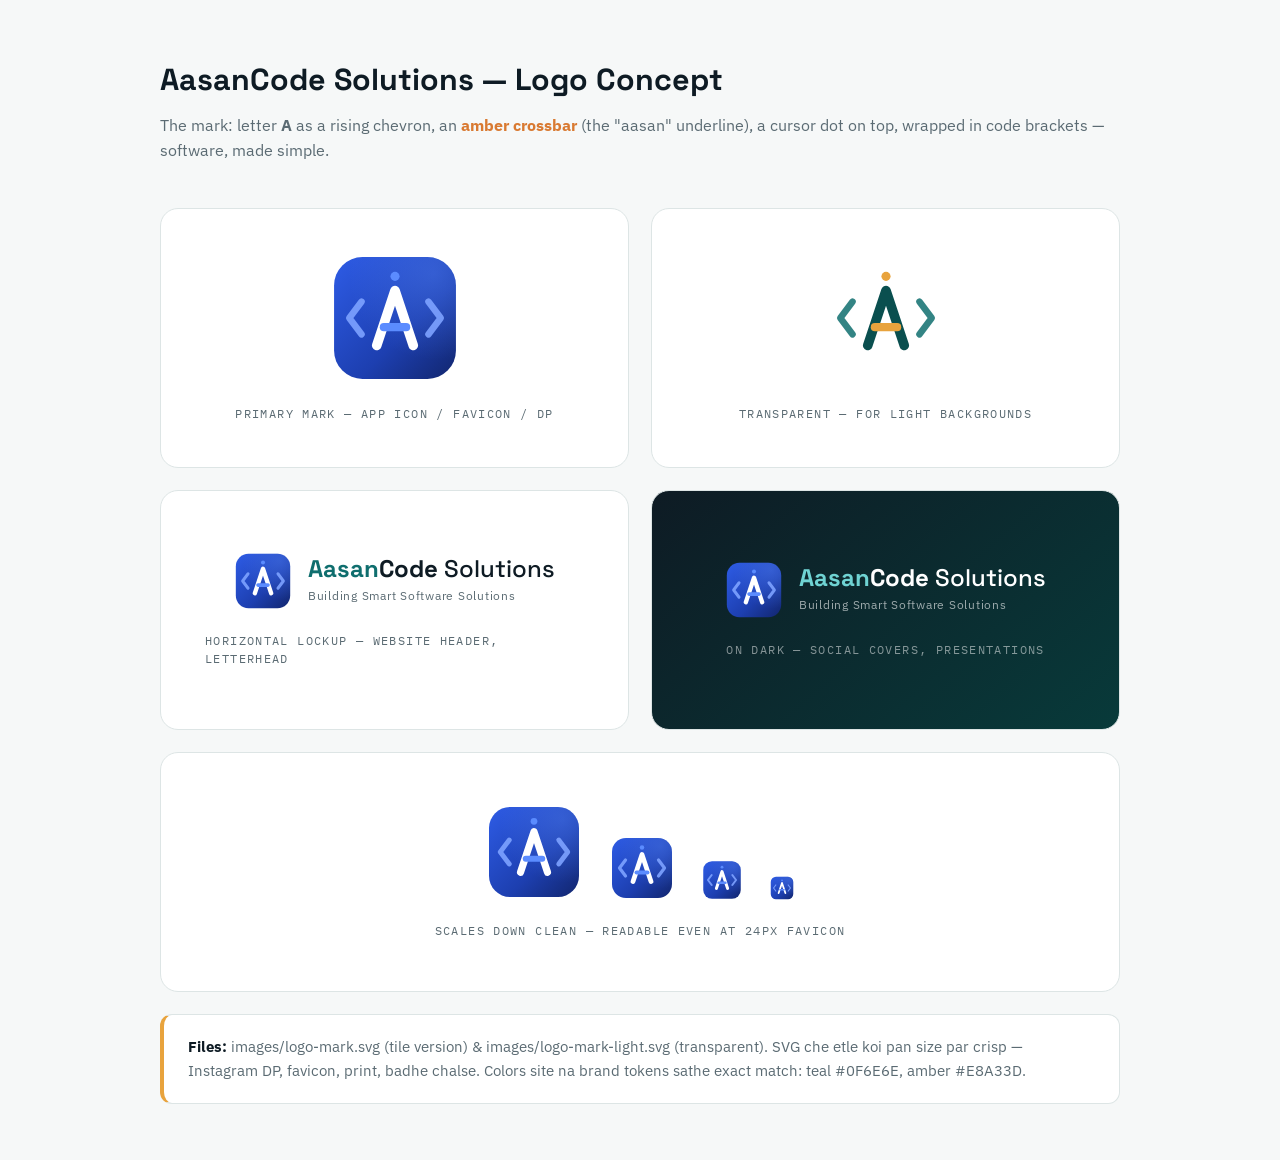
<file: logo-preview.html>
<!DOCTYPE html>
<html lang="en">
<head>
<meta charset="UTF-8">
<meta name="viewport" content="width=device-width, initial-scale=1.0">
<title>AasanCode Solutions — Logo Concept</title>
<link href="https://fonts.googleapis.com/css2?family=Space+Grotesk:wght@500;700&family=IBM+Plex+Sans:wght@400;500;600&family=IBM+Plex+Mono:wght@400;500&display=swap" rel="stylesheet">
<style>
  :root{--teal:#0F6E6E;--teal-dark:#0A4F4F;--teal-deep:#083A3A;--amber:#E8A33D;--ink:#0E1B24;--muted:#5B6B73;--bg:#F6F8F8;--line:#DDE5E5}
  *{margin:0;padding:0;box-sizing:border-box}
  body{font-family:'IBM Plex Sans',sans-serif;background:var(--bg);color:var(--ink);padding:56px 24px;line-height:1.6}
  .wrap{max-width:960px;margin:0 auto}
  h1{font-family:'Space Grotesk',sans-serif;font-size:1.9rem;margin-bottom:8px}
  .sub{color:var(--muted);margin-bottom:44px}
  .grid{display:grid;grid-template-columns:1fr 1fr;gap:22px;margin-bottom:22px}
  .tile{border:1px solid var(--line);border-radius:18px;padding:44px;display:flex;flex-direction:column;align-items:center;justify-content:center;gap:22px;min-height:240px;background:#fff}
  .tile.dark{background:linear-gradient(140deg,var(--ink),var(--teal-deep))}
  .tile .cap{font-family:'IBM Plex Mono',monospace;font-size:.72rem;letter-spacing:.12em;color:var(--muted);text-transform:uppercase}
  .tile.dark .cap{color:rgba(255,255,255,.5)}
  .lockup{display:flex;align-items:center;gap:16px}
  .lockup img{height:58px}
  .words .name{font-family:'Space Grotesk',sans-serif;font-weight:700;font-size:1.5rem;line-height:1.1}
  .words .name .a{color:var(--teal)}
  .words .name .s{color:var(--ink)}
  .tile.dark .words .name .s{color:#fff}
  .words .tag{font-size:.78rem;letter-spacing:.06em;color:var(--muted);margin-top:3px}
  .tile.dark .words .tag{color:rgba(255,255,255,.6)}
  .sizes{display:flex;align-items:flex-end;gap:28px}
  .sizes img{display:block}
  .note{background:#fff;border:1px solid var(--line);border-left:4px solid var(--amber);border-radius:12px;padding:20px 24px;font-size:.94rem;color:var(--muted)}
  .note b{color:var(--ink)}
  @media(max-width:700px){.grid{grid-template-columns:1fr}}
</style>
</head>
<body>
<div class="wrap">
  <h1>AasanCode Solutions — Logo Concept</h1>
  <p class="sub">The mark: letter <b>A</b> as a rising chevron, an <b style="color:#D97A32">amber crossbar</b> (the "aasan" underline), a cursor dot on top, wrapped in code brackets — software, made simple.</p>

  <div class="grid">
    <div class="tile">
      <img src="images/logo-mark.svg" width="130" alt="Logo mark on tile">
      <span class="cap">Primary mark — app icon / favicon / DP</span>
    </div>
    <div class="tile">
      <img src="images/logo-mark-light.svg" width="130" alt="Transparent logo mark">
      <span class="cap">Transparent — for light backgrounds</span>
    </div>
    <div class="tile">
      <div class="lockup">
        <img src="images/logo-mark.svg" alt="">
        <div class="words">
          <div class="name"><span class="a">Aasan</span><span class="s">Code</span> <span class="s" style="font-weight:500">Solutions</span></div>
          <div class="tag">Building Smart Software Solutions</div>
        </div>
      </div>
      <span class="cap">Horizontal lockup — website header, letterhead</span>
    </div>
    <div class="tile dark">
      <div class="lockup">
        <img src="images/logo-mark.svg" alt="">
        <div class="words">
          <div class="name"><span class="a" style="color:#6FD3D3">Aasan</span><span class="s">Code</span> <span class="s" style="font-weight:500">Solutions</span></div>
          <div class="tag">Building Smart Software Solutions</div>
        </div>
      </div>
      <span class="cap">On dark — social covers, presentations</span>
    </div>
  </div>

  <div class="tile" style="margin-bottom:22px">
    <div class="sizes">
      <img src="images/logo-mark.svg" width="96" alt="">
      <img src="images/logo-mark.svg" width="64" alt="">
      <img src="images/logo-mark.svg" width="40" alt="">
      <img src="images/logo-mark.svg" width="24" alt="">
    </div>
    <span class="cap">Scales down clean — readable even at 24px favicon</span>
  </div>

  <div class="note">
    <b>Files:</b> images/logo-mark.svg (tile version) &amp; images/logo-mark-light.svg (transparent). SVG che etle koi pan size par crisp — Instagram DP, favicon, print, badhe chalse. Colors site na brand tokens sathe exact match: teal #0F6E6E, amber #E8A33D.
  </div>
</div>
</body>
</html>
</file>
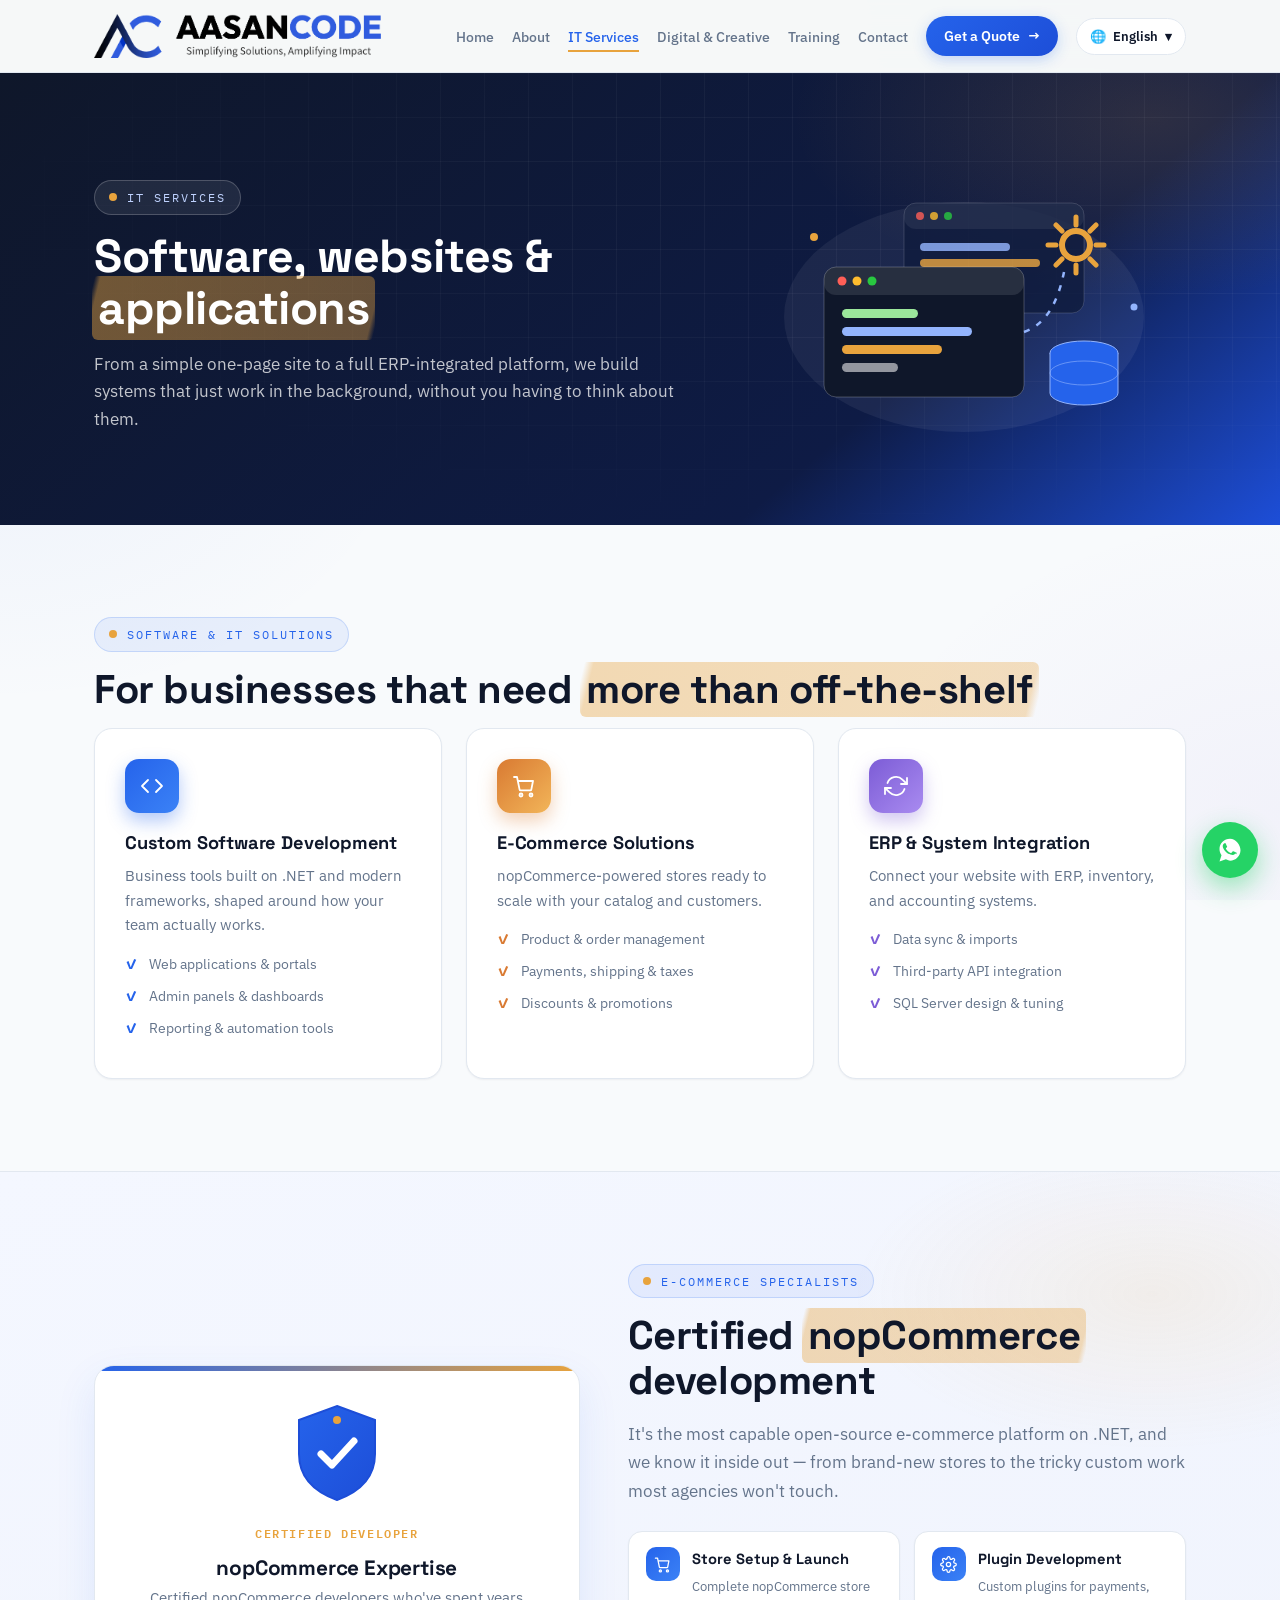
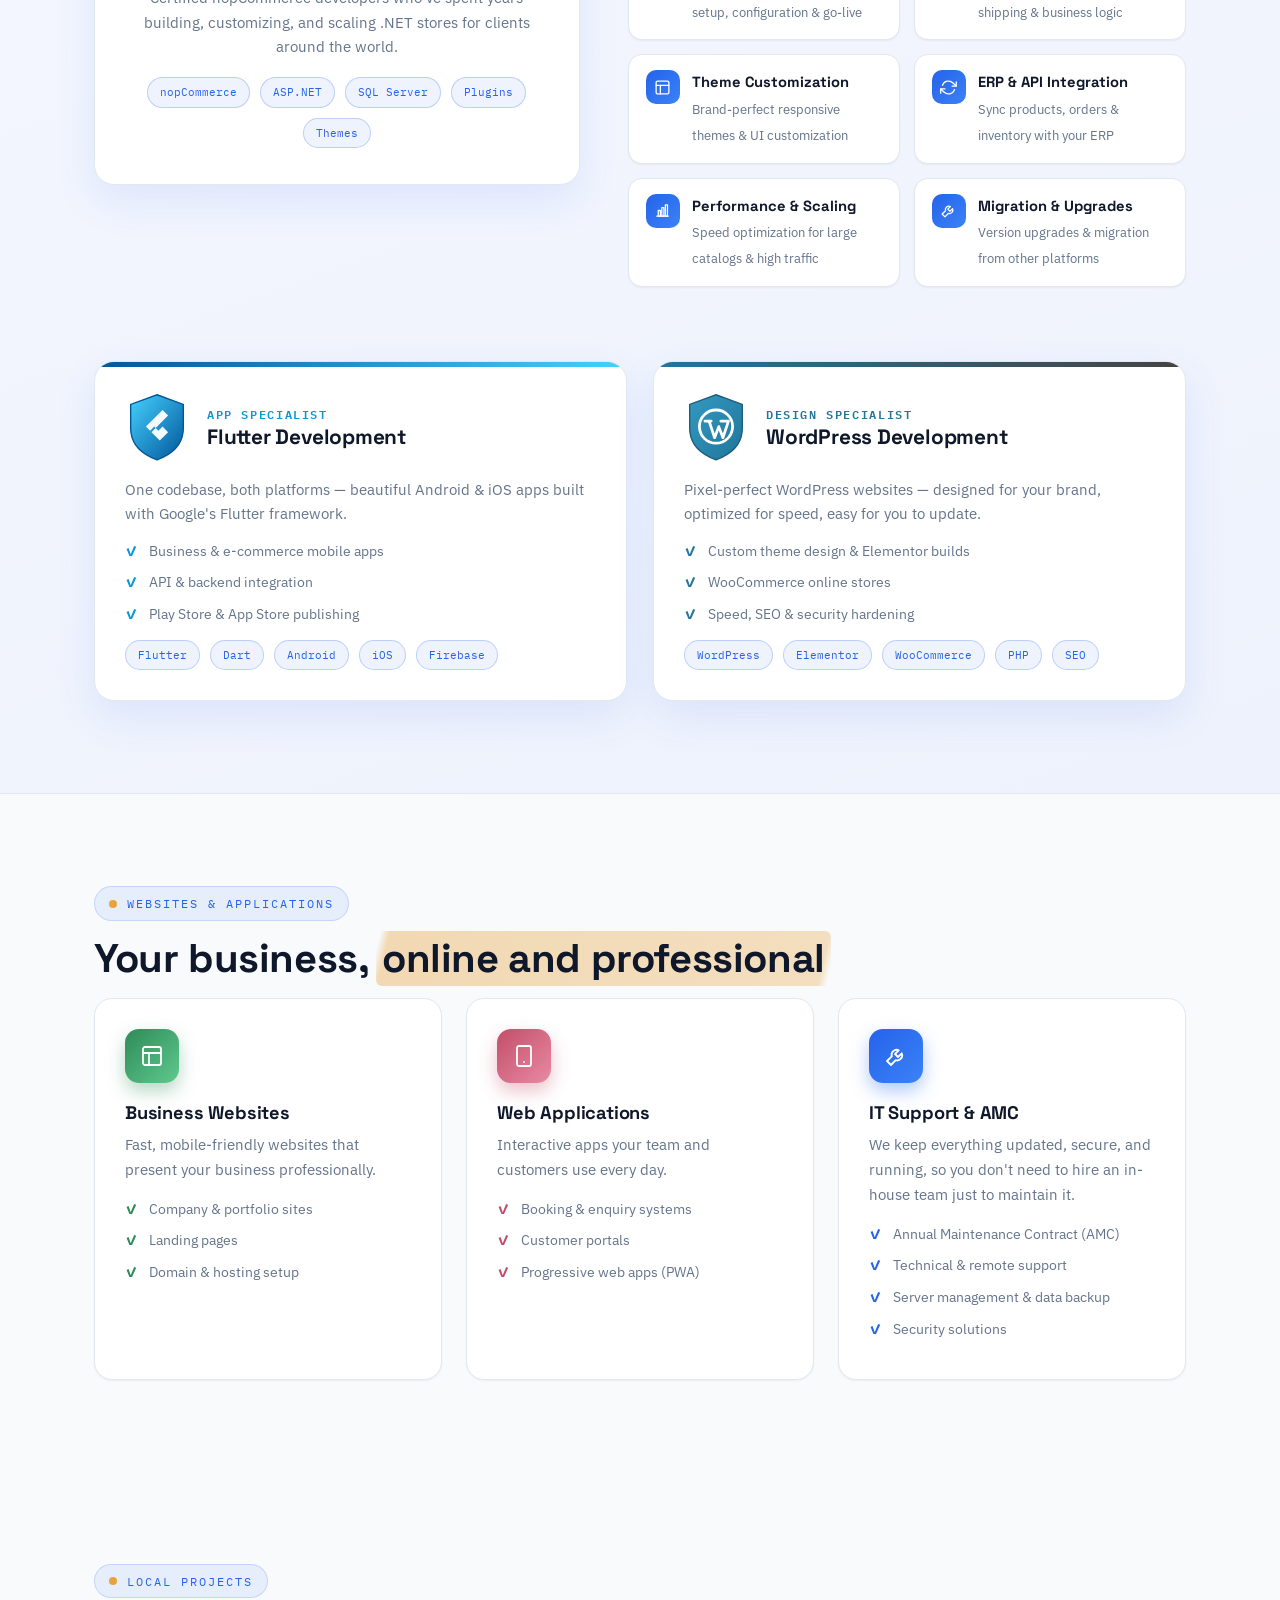
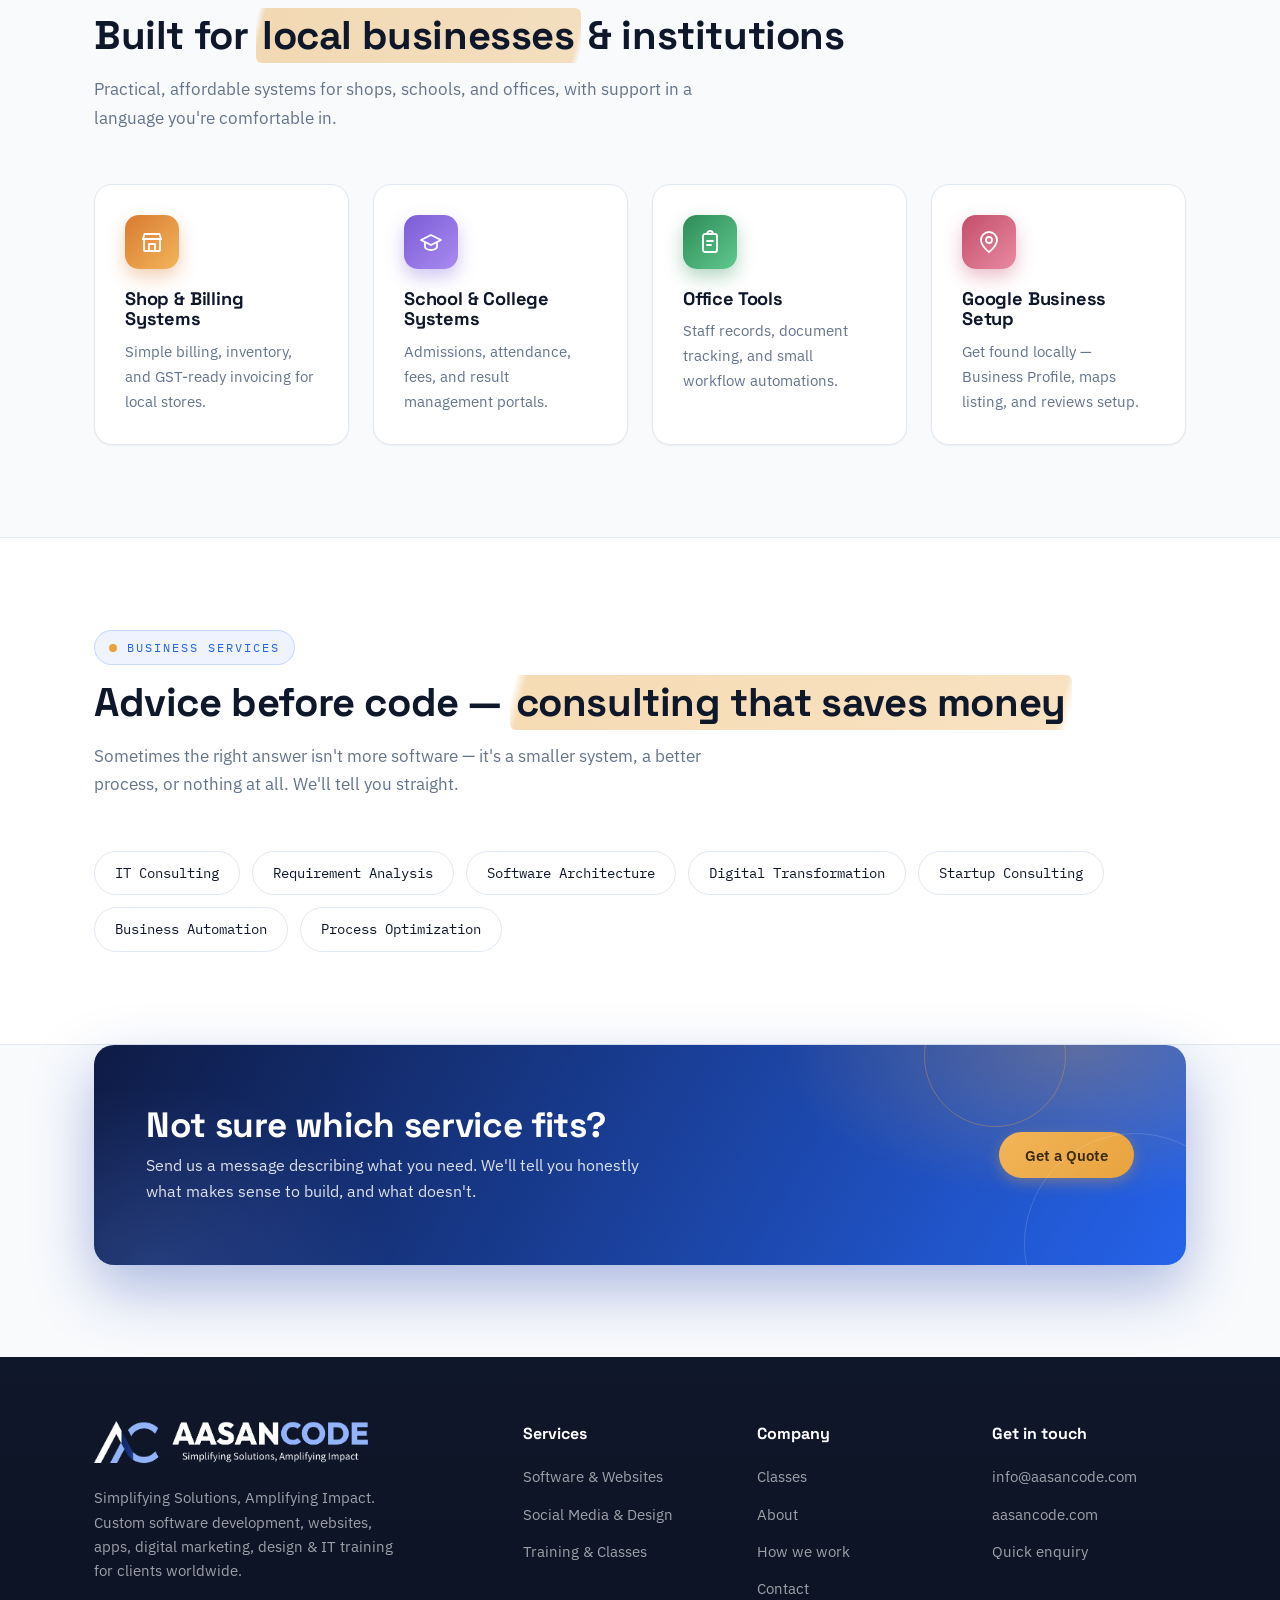
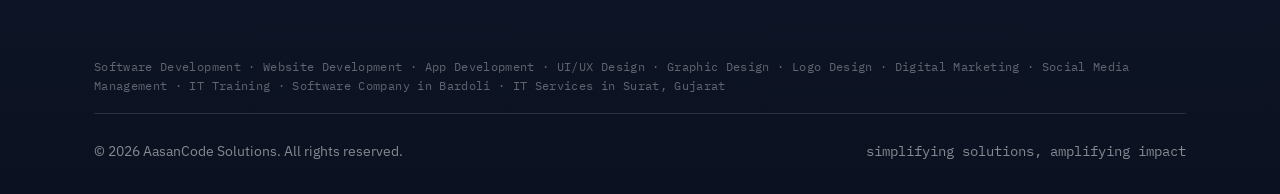
<file: services.html>
<!DOCTYPE html>
<html lang="en">
<head>
<meta charset="UTF-8">
<meta name="viewport" content="width=device-width, initial-scale=1.0">
<title>nopCommerce, Flutter &amp; WordPress Development | AasanCode</title>
<meta name="description" content="Certified nopCommerce developers, Flutter app specialists &amp; WordPress experts. Custom software, e-commerce, mobile apps, websites &amp; ERP integration services.">
<meta name="keywords" content="nopCommerce developer, flutter app development company, flutter developer, wordpress development company, wordpress designer, nopCommerce development company, certified nopCommerce developer, software development company, custom software development, website development, app development, UI UX design, graphic design services, logo design, digital marketing agency, social media management, IT training, web design company, software company in Bardoli, IT company in Surat, website development Bardoli Surat">
<link rel="icon" type="image/svg+xml" href="images/logo-mark.svg">
<meta property="og:title" content="nopCommerce, Flutter &amp; WordPress Development | AasanCode">
<meta property="og:description" content="Certified nopCommerce developers, Flutter app specialists &amp; WordPress experts. Custom software, e-commerce, mobile apps, websites &amp; ERP integration services.">
<meta property="og:type" content="website">
<meta property="og:url" content="https://aasancode.com/services">
<link rel="canonical" href="https://aasancode.com/services">
<meta property="og:image" content="https://aasancode.com/images/og-image.png">

<!-- Google Search Console: paste your verification code below (get it from search.google.com/search-console) -->
<!-- <meta name="google-site-verification" content="PASTE_CODE_HERE"> -->

<!-- Google Analytics 4: paste your Measurement ID below (get it from analytics.google.com), then uncomment -->
<!--
<script async src="https://www.googletagmanager.com/gtag/js?id=G-XXXXXXXXXX"></script>
<script>
  window.dataLayer = window.dataLayer || [];
  function gtag(){dataLayer.push(arguments);}
  gtag('js', new Date());
  gtag('config', 'G-XXXXXXXXXX');
</script>
-->
<meta property="og:image:width" content="1200">
<meta property="og:image:height" content="630">
<meta name="twitter:card" content="summary_large_image">
<meta name="geo.region" content="IN-GJ">
<meta name="geo.placename" content="Bardoli, Surat, Gujarat, India">
<script type="application/ld+json">
{
  "@context": "https://schema.org",
  "@type": "ProfessionalService",
  "name": "AasanCode Solutions",
  "slogan": "Simplifying Solutions, Amplifying Impact",
  "url": "https://aasancode.com",
  "email": "info@aasancode.com",
  "image": "https://aasancode.com/wp-content/uploads/2025/05/logo_ac.png",
  "address": { "@type": "PostalAddress", "addressLocality": "Bardoli", "addressRegion": "Gujarat", "addressCountry": "IN" },
  "areaServed": ["Bardoli", "Surat", "Gujarat", "India", "United States", "Worldwide"],
  "telephone": "+919510934604",
  "sameAs": ["https://www.instagram.com/aasancode/"],
  "description": "Custom software development, website & app development, UI/UX design, graphic design, digital marketing, social media management, and IT training.",
  "knowsAbout": ["nopCommerce Development", "Flutter App Development", "WordPress Development", "Software Development", "Custom Software Development", "Website Development", "App Development", "UI/UX Design", "Graphic Design", "Logo Design", "Digital Marketing", "Social Media Management", "SEO", "IT Training"]
}
</script>
<link rel="preconnect" href="https://fonts.googleapis.com">
<link rel="preconnect" href="https://fonts.gstatic.com" crossorigin>
<link href="https://fonts.googleapis.com/css2?family=Space+Grotesk:wght@500;700&family=IBM+Plex+Sans:wght@400;500;600&family=IBM+Plex+Mono:wght@400;500&display=optional" rel="stylesheet">
<link rel="stylesheet" href="css/style.css?v=3">
</head>
<body>

<!-- SVG icon sprite -->
<svg style="display:none" xmlns="http://www.w3.org/2000/svg">
  <symbol id="i-code" viewBox="0 0 24 24"><polyline points="16 18 22 12 16 6"/><polyline points="8 6 2 12 8 18"/></symbol>
  <symbol id="i-cart" viewBox="0 0 24 24"><circle cx="9" cy="21" r="1.5"/><circle cx="19" cy="21" r="1.5"/><path d="M2 3h3l2.6 12.6a1 1 0 0 0 1 .8h9.7a1 1 0 0 0 1-.8L21 7H6"/></symbol>
  <symbol id="i-sync" viewBox="0 0 24 24"><polyline points="23 4 23 10 17 10"/><polyline points="1 20 1 14 7 14"/><path d="M3.5 9a9 9 0 0 1 14.9-3.4L23 10M1 14l4.6 4.4A9 9 0 0 0 20.5 15"/></symbol>
  <symbol id="i-layout" viewBox="0 0 24 24"><rect x="3" y="3" width="18" height="18" rx="2"/><line x1="3" y1="9" x2="21" y2="9"/><line x1="9" y1="21" x2="9" y2="9"/></symbol>
  <symbol id="i-app" viewBox="0 0 24 24"><rect x="5" y="2" width="14" height="20" rx="2"/><line x1="12" y1="18" x2="12" y2="18.01"/></symbol>
  <symbol id="i-wrench" viewBox="0 0 24 24"><path d="M14.7 6.3a5 5 0 0 0-6.9 6L3 17l4 4 4.7-4.8a5 5 0 0 0 6-6.9L14 13l-3-3z"/></symbol>
  <symbol id="i-shop" viewBox="0 0 24 24"><path d="M3 9l1.5-5h15L21 9"/><path d="M4 9v11a1 1 0 0 0 1 1h14a1 1 0 0 0 1-1V9"/><path d="M9 21v-7h6v7"/><path d="M3 9h18"/></symbol>
  <symbol id="i-school" viewBox="0 0 24 24"><path d="M22 10L12 5 2 10l10 5 10-5z"/><path d="M6 12.5V17c0 1.5 2.7 3 6 3s6-1.5 6-3v-4.5"/></symbol>
  <symbol id="i-clip" viewBox="0 0 24 24"><rect x="5" y="4" width="14" height="18" rx="2"/><path d="M9 4a2 2 0 0 1 6 0"/><line x1="9" y1="11" x2="15" y2="11"/><line x1="9" y1="15" x2="13" y2="15"/></symbol>
  <symbol id="i-pin" viewBox="0 0 24 24"><path d="M20 10c0 6-8 12-8 12S4 16 4 10a8 8 0 0 1 16 0z"/><circle cx="12" cy="10" r="3"/></symbol>
  <symbol id="i-target" viewBox="0 0 24 24"><circle cx="12" cy="12" r="9"/><circle cx="12" cy="12" r="5"/><circle cx="12" cy="12" r="1"/></symbol>
  <symbol id="i-cal" viewBox="0 0 24 24"><rect x="3" y="5" width="18" height="16" rx="2"/><line x1="16" y1="3" x2="16" y2="7"/><line x1="8" y1="3" x2="8" y2="7"/><line x1="3" y1="11" x2="21" y2="11"/></symbol>
  <symbol id="i-chart" viewBox="0 0 24 24"><line x1="4" y1="20" x2="20" y2="20"/><rect x="6" y="12" width="3" height="8"/><rect x="11" y="8" width="3" height="12"/><rect x="16" y="4" width="3" height="16"/></symbol>
  <symbol id="i-diamond" viewBox="0 0 24 24"><path d="M6 3h12l4 6-10 12L2 9l4-6z"/><path d="M2 9h20"/></symbol>
  <symbol id="i-image" viewBox="0 0 24 24"><rect x="3" y="3" width="18" height="18" rx="2"/><circle cx="8.5" cy="8.5" r="1.5"/><path d="M21 15l-5-5L5 21"/></symbol>
  <symbol id="i-doc" viewBox="0 0 24 24"><path d="M14 2H6a2 2 0 0 0-2 2v16a2 2 0 0 0 2 2h12a2 2 0 0 0 2-2V8z"/><polyline points="14 2 14 8 20 8"/></symbol>
  <symbol id="i-video" viewBox="0 0 24 24"><rect x="2" y="5" width="14" height="14" rx="2"/><polygon points="22 7 16 12 22 17 22 7"/></symbol>
  <symbol id="i-folder" viewBox="0 0 24 24"><path d="M22 19a2 2 0 0 1-2 2H4a2 2 0 0 1-2-2V5a2 2 0 0 1 2-2h5l2 3h9a2 2 0 0 1 2 2z"/></symbol>
  <symbol id="i-brief" viewBox="0 0 24 24"><rect x="2" y="7" width="20" height="14" rx="2"/><path d="M16 7V5a2 2 0 0 0-2-2h-4a2 2 0 0 0-2 2v2"/></symbol>
  <symbol id="i-users" viewBox="0 0 24 24"><path d="M17 21v-2a4 4 0 0 0-4-4H5a4 4 0 0 0-4 4v2"/><circle cx="9" cy="7" r="4"/><path d="M23 21v-2a4 4 0 0 0-3-3.87M16 3.13a4 4 0 0 1 0 7.75"/></symbol>
  <symbol id="i-gear" viewBox="0 0 24 24"><circle cx="12" cy="12" r="3"/><path d="M19.4 15a1.7 1.7 0 0 0 .3 1.9l.1.1a2 2 0 1 1-2.8 2.8l-.1-.1a1.7 1.7 0 0 0-1.9-.3 1.7 1.7 0 0 0-1 1.5V21a2 2 0 1 1-4 0v-.1a1.7 1.7 0 0 0-1-1.6 1.7 1.7 0 0 0-1.9.3l-.1.1a2 2 0 1 1-2.8-2.8l.1-.1a1.7 1.7 0 0 0 .3-1.9 1.7 1.7 0 0 0-1.5-1H3a2 2 0 1 1 0-4h.1a1.7 1.7 0 0 0 1.6-1 1.7 1.7 0 0 0-.3-1.9l-.1-.1a2 2 0 1 1 2.8-2.8l.1.1a1.7 1.7 0 0 0 1.9.3h0a1.7 1.7 0 0 0 1-1.5V3a2 2 0 1 1 4 0v.1a1.7 1.7 0 0 0 1 1.6 1.7 1.7 0 0 0 1.9-.3l.1-.1a2 2 0 1 1 2.8 2.8l-.1.1a1.7 1.7 0 0 0-.3 1.9v0a1.7 1.7 0 0 0 1.5 1H21a2 2 0 1 1 0 4h-.1a1.7 1.7 0 0 0-1.5 1z"/></symbol>
  <symbol id="i-msg" viewBox="0 0 24 24"><path d="M21 11.5a8.4 8.4 0 0 1-8.5 8.4 8.6 8.6 0 0 1-3.7-.8L3 21l1.9-5.6a8.4 8.4 0 1 1 16.1-3.9z"/></symbol>
  <symbol id="b-insta" viewBox="0 0 24 24"><rect x="3" y="3" width="18" height="18" rx="5" fill="none" stroke="#fff" stroke-width="2"/><circle cx="12" cy="12" r="4.2" fill="none" stroke="#fff" stroke-width="2"/><circle cx="17.2" cy="6.8" r="1.4" fill="#fff" stroke="none"/></symbol>
  <symbol id="b-yt" viewBox="0 0 24 24"><rect x="2" y="5.5" width="20" height="13" rx="4" fill="#fff" fill-opacity="0.22"/><polygon points="10,9 16,12 10,15" fill="#fff"/></symbol>
  <symbol id="b-wa" viewBox="0 0 32 32"><path fill="#fff" d="M16 3C9.4 3 4 8.3 4 14.9c0 2.6.8 5 2.3 7L4 29l7.3-2.3c1.9 1 3.9 1.5 4.7 1.5 6.6 0 12-5.3 12-11.9S22.6 3 16 3zm5.9 16.9c-.3.8-1.5 1.5-2.4 1.7-.6.1-1.5.2-4.3-.9-3.6-1.5-5.9-5.1-6.1-5.4-.2-.2-1.4-1.9-1.4-3.6s.9-2.6 1.2-2.9c.3-.3.7-.4 1-.4h.7c.2 0 .5-.1.8.6.3.8 1.1 2.6 1.2 2.8.1.2.2.4 0 .7-.1.2-.2.4-.4.6l-.6.7c-.2.2-.4.4-.2.8.2.4 1 1.7 2.2 2.7 1.5 1.3 2.8 1.8 3.2 2 .4.2.6.1.9-.1.2-.3 1-1.2 1.3-1.6.3-.4.5-.3.9-.2.4.1 2.4 1.1 2.8 1.3.4.2.7.3.8.5.1.2.1 1-.2 1.7z"/></symbol>
</svg>

<div id="scrollbar"></div>

<header>
  <div class="wrap nav">
    <a href="/" class="logo"><img src="images/logo_ac.png" alt="AasanCode" class="logo-img"></a>
    <button class="nav-toggle" aria-label="Toggle menu" onclick="toggleNav()">☰</button>
    <ul class="nav-links" id="navLinks">
      <li><a href="/"  data-i18n="nav.home">Home</a></li>
      <li><a href="/about"  data-i18n="foot.c1">About</a></li>
      <li><a href="/services" class="active" data-i18n="nav.services">IT Services</a></li>
      <li><a href="/digital"  data-i18n="nav.digital">Digital &amp; Creative</a></li>
      <li><a href="/training"  data-i18n="nav.training">Training</a></li>
      <li><a href="/contact"  data-i18n="nav.contact">Contact</a></li>
      <li><button class="btn btn-primary" onclick="openModal()"><span data-i18n="nav.quote">Get a Quote</span> <span class="arrow">→</span></button></li>
      <li class="lang-dd">
        <button type="button" class="lang-btn" id="langBtn" onclick="toggleLangMenu(event)" aria-haspopup="true" aria-expanded="false">🌐 <span id="langCur">English</span> ▾</button>
        <div class="lang-menu" id="langMenu" role="menu">
          <button type="button" onclick="setLang('en')"><span class="lf">🇺🇸</span> English</button>
          <button type="button" onclick="setLang('hi')"><span class="lf">🇮🇳</span> हिन्दी</button>
          <button type="button" onclick="setLang('ar')"><span class="lf">🇰🇼</span> Arabic — العربية</button>
          <button type="button" onclick="setLang('fr')"><span class="lf">🇫🇷</span> Français</button>
          <button type="button" onclick="setLang('es')"><span class="lf">🇪🇸</span> Español</button>
          <button type="button" onclick="setLang('de')"><span class="lf">🇩🇪</span> Deutsch</button>
          <button type="button" onclick="setLang('gu')"><span class="lf">🇮🇳</span> ગુજરાતી</button>
        </div>
      </li>
    </ul>
  </div>
</header>
<section class="page-hero">
  <div class="wrap dg-hero-grid">
    <div>
    <span class="eyebrow">IT Services</span>
    <h1 data-i18n-html="sv.h1">Software, websites &amp; <span class="hl">applications</span></h1>
    <p data-i18n="sv.p">From a simple one-page site to a full ERP-integrated platform, we build systems that just work in the background, without you having to think about them.</p>
    </div>
    <div class="mini-illo" aria-hidden="true">
      <svg viewBox="0 0 420 300" xmlns="http://www.w3.org/2000/svg">
        <ellipse cx="210" cy="160" rx="180" ry="115" fill="rgba(255,255,255,.06)"/>
        <!-- back window -->
        <g class="fl2" opacity=".8">
          <rect x="150" y="46" width="180" height="110" rx="12" fill="#0F1B3D" stroke="rgba(255,255,255,.18)"/>
          <rect x="150" y="46" width="180" height="26" rx="12" fill="rgba(255,255,255,.08)"/>
          <circle cx="166" cy="59" r="4" fill="#FF5F57"/><circle cx="180" cy="59" r="4" fill="#FEBC2E"/><circle cx="194" cy="59" r="4" fill="#28C840"/>
          <rect x="166" y="86" width="90" height="8" rx="4" fill="#93B4FD"/>
          <rect x="166" y="102" width="120" height="8" rx="4" fill="#E8A33D"/>
          <rect x="166" y="118" width="70" height="8" rx="4" fill="rgba(255,255,255,.5)"/>
        </g>
        <!-- front window -->
        <g class="fl">
          <rect x="70" y="110" width="200" height="130" rx="12" fill="#0F172A" stroke="rgba(255,255,255,.22)"/>
          <rect x="70" y="110" width="200" height="28" rx="12" fill="rgba(255,255,255,.1)"/>
          <circle cx="88" cy="124" r="4.5" fill="#FF5F57"/><circle cx="103" cy="124" r="4.5" fill="#FEBC2E"/><circle cx="118" cy="124" r="4.5" fill="#28C840"/>
          <rect x="88" y="152" width="76" height="9" rx="4.5" fill="#9BE79B"/>
          <rect x="88" y="170" width="130" height="9" rx="4.5" fill="#93B4FD"/>
          <rect x="88" y="188" width="100" height="9" rx="4.5" fill="#E8A33D"/>
          <rect x="88" y="206" width="56" height="9" rx="4.5" fill="rgba(255,255,255,.55)"/>
        </g>
        <!-- database -->
        <g class="fl2">
          <ellipse cx="330" cy="196" rx="34" ry="12" fill="#2563EB" stroke="#93B4FD"/>
          <path d="M296 196 v40 a34 12 0 0 0 68 0 v-40" fill="#2563EB" stroke="#93B4FD"/>
          <ellipse cx="330" cy="216" rx="34" ry="12" fill="none" stroke="#93B4FD" opacity=".6"/>
        </g>
        <!-- gear + cloud -->
        <g class="gear">
          <circle cx="322" cy="88" r="14" fill="none" stroke="#E8A33D" stroke-width="6"/>
          <path d="M322 68 v-8 M322 108 v8 M302 88 h-8 M342 88 h8 M308 74 l-6 -6 M336 102 l6 6 M308 102 l-6 6 M336 74 l6 -6" stroke="#E8A33D" stroke-width="5" stroke-linecap="round"/>
        </g>
        <path class="dashfly" d="M270 175 q30 -10 40 -60" fill="none" stroke="#93B4FD" stroke-width="2.5"/>
        <circle class="spark" cx="60" cy="80" r="4" fill="#E8A33D"/>
        <circle class="spark s2" cx="380" cy="150" r="3.5" fill="#93B4FD"/>
      </svg>
    </div>
  </div>
</section>

<section id="software">
  <div class="wrap">
    <span class="eyebrow">Software &amp; IT solutions</span>
    <h2 class="section-title" data-i18n-html="sv.t1">For businesses that need <span class="hl">more than off-the-shelf</span></h2>
    <div class="cards">
      <div class="card reveal c1">
        <div class="icon"><svg class="ic" aria-hidden="true"><use href="#i-code"/></svg></div>
        <h3>Custom Software Development</h3>
        <p>Business tools built on .NET and modern frameworks, shaped around how your team actually works.</p>
        <ul>
          <li>Web applications &amp; portals</li>
          <li>Admin panels &amp; dashboards</li>
          <li>Reporting &amp; automation tools</li>
        </ul>
      </div>
      <div class="card reveal c2">
        <div class="icon"><svg class="ic" aria-hidden="true"><use href="#i-cart"/></svg></div>
        <h3>E-Commerce Solutions</h3>
        <p>nopCommerce-powered stores ready to scale with your catalog and customers.</p>
        <ul>
          <li>Product &amp; order management</li>
          <li>Payments, shipping &amp; taxes</li>
          <li>Discounts &amp; promotions</li>
        </ul>
      </div>
      <div class="card reveal c3">
        <div class="icon"><svg class="ic" aria-hidden="true"><use href="#i-sync"/></svg></div>
        <h3>ERP &amp; System Integration</h3>
        <p>Connect your website with ERP, inventory, and accounting systems.</p>
        <ul>
          <li>Data sync &amp; imports</li>
          <li>Third-party API integration</li>
          <li>SQL Server design &amp; tuning</li>
        </ul>
      </div>
    </div>
  </div>
</section>


<section class="nop-band">
  <div class="wrap nop-grid">
    <div class="cert-card reveal">
      <div class="cert-shield" aria-hidden="true">
        <svg viewBox="0 0 92 104" xmlns="http://www.w3.org/2000/svg">
          <path d="M46 4 L84 18 v34 c0 24 -16 38 -38 46 C24 90 8 76 8 52 V18 z" fill="url(#shg)" stroke="#1D4ED8" stroke-width="2"/>
          <defs><linearGradient id="shg" x1="0" y1="0" x2="1" y2="1">
            <stop offset="0" stop-color="#2563EB"/><stop offset="1" stop-color="#1D4ED8"/>
          </linearGradient></defs>
          <path d="M30 52 l11 11 22 -24" fill="none" stroke="#fff" stroke-width="7" stroke-linecap="round" stroke-linejoin="round"/>
          <circle cx="46" cy="18" r="4" fill="#E8A33D"/>
        </svg>
      </div>
      <span class="cert-sub">Certified Developer</span>
      <h3>nopCommerce Expertise</h3>
      <p>Certified nopCommerce developers who've spent years building, customizing, and scaling .NET stores for clients around the world.</p>
      <div class="cert-badges">
        <span>nopCommerce</span><span>ASP.NET</span><span>SQL Server</span><span>Plugins</span><span>Themes</span>
      </div>
    </div>
    <div>
      <span class="eyebrow">E-Commerce Specialists</span>
      <h2 class="section-title">Certified <span class="hl">nopCommerce</span> development</h2>
      <p class="section-sub" style="margin-bottom:0">It's the most capable open-source e-commerce platform on .NET, and we know it inside out — from brand-new stores to the tricky custom work most agencies won't touch.</p>
      <div class="nop-list">
        <div class="nop-item reveal"><div class="ni"><svg class="ic"><use href="#i-cart"/></svg></div><div><b>Store Setup &amp; Launch</b><span>Complete nopCommerce store setup, configuration &amp; go-live</span></div></div>
        <div class="nop-item reveal"><div class="ni"><svg class="ic"><use href="#i-gear"/></svg></div><div><b>Plugin Development</b><span>Custom plugins for payments, shipping &amp; business logic</span></div></div>
        <div class="nop-item reveal"><div class="ni"><svg class="ic"><use href="#i-layout"/></svg></div><div><b>Theme Customization</b><span>Brand-perfect responsive themes &amp; UI customization</span></div></div>
        <div class="nop-item reveal"><div class="ni"><svg class="ic"><use href="#i-sync"/></svg></div><div><b>ERP &amp; API Integration</b><span>Sync products, orders &amp; inventory with your ERP</span></div></div>
        <div class="nop-item reveal"><div class="ni"><svg class="ic"><use href="#i-chart"/></svg></div><div><b>Performance &amp; Scaling</b><span>Speed optimization for large catalogs &amp; high traffic</span></div></div>
        <div class="nop-item reveal"><div class="ni"><svg class="ic"><use href="#i-wrench"/></svg></div><div><b>Migration &amp; Upgrades</b><span>Version upgrades &amp; migration from other platforms</span></div></div>
      </div>
    </div>

    <div class="spec-grid" style="grid-column:1/-1">
      <div class="cert-card flutter reveal">
        <div class="cert-head">
          <div class="cert-shield" aria-hidden="true">
            <svg viewBox="0 0 92 104" xmlns="http://www.w3.org/2000/svg">
              <path d="M46 4 L84 18 v34 c0 24 -16 38 -38 46 C24 90 8 76 8 52 V18 z" fill="url(#flg)" stroke="#02569B" stroke-width="2"/>
              <defs><linearGradient id="flg" x1="0" y1="0" x2="1" y2="1">
                <stop offset="0" stop-color="#45D1FD"/><stop offset="1" stop-color="#02569B"/>
              </linearGradient></defs>
              <path d="M54 26 L30 50 l8 8 24 -24 z M54 50 L42 62 l8 8 12 -12 z M42 62 l-6 -6 6 -6 6 6 z" fill="#fff" opacity=".95"/>
            </svg>
          </div>
          <div>
            <span class="cert-sub">App Specialist</span>
            <h3>Flutter Development</h3>
          </div>
        </div>
        <p>One codebase, both platforms — beautiful Android &amp; iOS apps built with Google's Flutter framework.</p>
        <ul>
          <li>Business &amp; e-commerce mobile apps</li>
          <li>API &amp; backend integration</li>
          <li>Play Store &amp; App Store publishing</li>
        </ul>
        <div class="cert-badges">
          <span>Flutter</span><span>Dart</span><span>Android</span><span>iOS</span><span>Firebase</span>
        </div>
      </div>
      <div class="cert-card wp reveal">
        <div class="cert-head">
          <div class="cert-shield" aria-hidden="true">
            <svg viewBox="0 0 92 104" xmlns="http://www.w3.org/2000/svg">
              <path d="M46 4 L84 18 v34 c0 24 -16 38 -38 46 C24 90 8 76 8 52 V18 z" fill="url(#wpg)" stroke="#1B5E7E" stroke-width="2"/>
              <defs><linearGradient id="wpg" x1="0" y1="0" x2="1" y2="1">
                <stop offset="0" stop-color="#3499C1"/><stop offset="1" stop-color="#21759B"/>
              </linearGradient></defs>
              <circle cx="46" cy="50" r="24" fill="none" stroke="#fff" stroke-width="4"/>
              <path d="M30 42 h9 M53 42 h9 M36 42 l8 24 6 -16 6 16 8 -24" fill="none" stroke="#fff" stroke-width="4" stroke-linecap="round" stroke-linejoin="round"/>
            </svg>
          </div>
          <div>
            <span class="cert-sub">Design Specialist</span>
            <h3>WordPress Development</h3>
          </div>
        </div>
        <p>Pixel-perfect WordPress websites — designed for your brand, optimized for speed, easy for you to update.</p>
        <ul>
          <li>Custom theme design &amp; Elementor builds</li>
          <li>WooCommerce online stores</li>
          <li>Speed, SEO &amp; security hardening</li>
        </ul>
        <div class="cert-badges">
          <span>WordPress</span><span>Elementor</span><span>WooCommerce</span><span>PHP</span><span>SEO</span>
        </div>
      </div>
    </div>
  </div>
</section>

<section id="web">
  <div class="wrap">
    <span class="eyebrow">Websites &amp; applications</span>
    <h2 class="section-title" data-i18n-html="sv.t2">Your business, <span class="hl">online and professional</span></h2>
    <div class="cards">
      <div class="card reveal c4">
        <div class="icon"><svg class="ic" aria-hidden="true"><use href="#i-layout"/></svg></div>
        <h3>Business Websites</h3>
        <p>Fast, mobile-friendly websites that present your business professionally.</p>
        <ul>
          <li>Company &amp; portfolio sites</li>
          <li>Landing pages</li>
          <li>Domain &amp; hosting setup</li>
        </ul>
      </div>
      <div class="card reveal c5">
        <div class="icon"><svg class="ic" aria-hidden="true"><use href="#i-app"/></svg></div>
        <h3>Web Applications</h3>
        <p>Interactive apps your team and customers use every day.</p>
        <ul>
          <li>Booking &amp; enquiry systems</li>
          <li>Customer portals</li>
          <li>Progressive web apps (PWA)</li>
        </ul>
      </div>
      <div class="card reveal c1">
        <div class="icon"><svg class="ic" aria-hidden="true"><use href="#i-wrench"/></svg></div>
        <h3>IT Support &amp; AMC</h3>
        <p>We keep everything updated, secure, and running, so you don't need to hire an in-house team just to maintain it.</p>
        <ul>
          <li>Annual Maintenance Contract (AMC)</li>
          <li>Technical &amp; remote support</li>
          <li>Server management &amp; data backup</li>
          <li>Security solutions</li>
        </ul>
      </div>
    </div>
  </div>
</section>

<section id="local">
  <div class="wrap">
    <span class="eyebrow">Local projects</span>
    <h2 class="section-title" data-i18n-html="sv.t3">Built for <span class="hl">local businesses</span> &amp; institutions</h2>
    <p class="section-sub">Practical, affordable systems for shops, schools, and offices, with support in a language you're comfortable in.</p>
    <div class="cards four">
      <div class="card reveal c2"><div class="icon"><svg class="ic" aria-hidden="true"><use href="#i-shop"/></svg></div><h3>Shop &amp; Billing Systems</h3><p>Simple billing, inventory, and GST-ready invoicing for local stores.</p></div>
      <div class="card reveal c3"><div class="icon"><svg class="ic" aria-hidden="true"><use href="#i-school"/></svg></div><h3>School &amp; College Systems</h3><p>Admissions, attendance, fees, and result management portals.</p></div>
      <div class="card reveal c4"><div class="icon"><svg class="ic" aria-hidden="true"><use href="#i-clip"/></svg></div><h3>Office Tools</h3><p>Staff records, document tracking, and small workflow automations.</p></div>
      <div class="card reveal c5"><div class="icon"><svg class="ic" aria-hidden="true"><use href="#i-pin"/></svg></div><h3>Google Business Setup</h3><p>Get found locally — Business Profile, maps listing, and reviews setup.</p></div>
    </div>
  </div>
</section>


<section class="band">
  <div class="wrap">
    <span class="eyebrow">Business services</span>
    <h2 class="section-title" data-i18n-html="sv.biz">Advice before code — <span class="hl">consulting that saves money</span></h2>
    <p class="section-sub">Sometimes the right answer isn't more software — it's a smaller system, a better process, or nothing at all. We'll tell you straight.</p>
    <div class="chips">
      <span class="chip">IT Consulting</span>
      <span class="chip">Requirement Analysis</span>
      <span class="chip">Software Architecture</span>
      <span class="chip">Digital Transformation</span>
      <span class="chip">Startup Consulting</span>
      <span class="chip">Business Automation</span>
      <span class="chip">Process Optimization</span>
    </div>
  </div>
</section>

<section style="padding-top:0">
  <div class="wrap">
    <div class="cta-band">
      <div>
        <h2>Not sure which service fits?</h2>
        <p>Send us a message describing what you need. We'll tell you honestly what makes sense to build, and what doesn't.</p>
      </div>
      <button class="btn btn-amber" onclick="openModal()">Get a Quote</button>
    </div>
  </div>
</section>
<footer>
  <div class="wrap">
    <div class="foot-grid">
      <div>
        <a href="/" style="display:inline-block;margin-bottom:16px"><img src="images/logo_ac_white.png" alt="AasanCode" class="logo-img" style="height:42px"></a>
        <p data-i18n="foot.tag">Simplifying Solutions, Amplifying Impact. Custom software development, websites, apps, digital marketing, design &amp; IT training for clients worldwide.</p>
      </div>
      <div>
        <h4 data-i18n="foot.services">Services</h4>
        <ul>
          <li><a href="/services" data-i18n="foot.l1">Software &amp; Websites</a></li>
          <li><a href="/digital" data-i18n="foot.l2">Social Media &amp; Design</a></li>
          <li><a href="/training" data-i18n="foot.l3">Training &amp; Classes</a></li>
        </ul>
      </div>
      <div>
        <h4 data-i18n="foot.company">Company</h4>
        <ul>
          <li><a href="/classes" data-i18n="nav.classes">Classes</a></li>
          <li><a href="/about" data-i18n="foot.c1">About</a></li>
          <li><a href="/about" data-i18n="foot.c2">How we work</a></li>
          <li><a href="/contact" data-i18n="foot.c3">Contact</a></li>
        </ul>
      </div>
      <div>
        <h4 data-i18n="foot.touch">Get in touch</h4>
        <ul>
          <li><a href="mailto:info@aasancode.com">info@aasancode.com</a></li>
          <li><a href="https://aasancode.com">aasancode.com</a></li>
          <li><a href="#" onclick="openModal();return false;" data-i18n="foot.enquiry">Quick enquiry</a></li>
        </ul>
      </div>
    </div>
    <p class="foot-seo">Software Development · Website Development · App Development · UI/UX Design · Graphic Design · Logo Design · Digital Marketing · Social Media Management · IT Training · Software Company in Bardoli · IT Services in Surat, Gujarat</p>
    <div class="foot-bottom">
      <span data-i18n="foot.rights">© 2026 AasanCode Solutions. All rights reserved.</span>
      <span class="mono">simplifying solutions, amplifying impact</span>
    </div>
  </div>
</footer>

<!-- Floating WhatsApp button -->
<a class="wa-float" href="https://wa.me/919510934604?text=Hi%20AasanCode%2C%20I%20have%20an%20enquiry" target="_blank" rel="noopener" aria-label="Chat on WhatsApp">
  <svg viewBox="0 0 32 32" xmlns="http://www.w3.org/2000/svg"><path d="M16 3C9.4 3 4 8.3 4 14.9c0 2.6.8 5 2.3 7L4 29l7.3-2.3c1.9 1 3.9 1.5 4.7 1.5 6.6 0 12-5.3 12-11.9S22.6 3 16 3zm5.9 16.9c-.3.8-1.5 1.5-2.4 1.7-.6.1-1.5.2-4.3-.9-3.6-1.5-5.9-5.1-6.1-5.4-.2-.2-1.4-1.9-1.4-3.6s.9-2.6 1.2-2.9c.3-.3.7-.4 1-.4h.7c.2 0 .5-.1.8.6.3.8 1.1 2.6 1.2 2.8.1.2.2.4 0 .7-.1.2-.2.4-.4.6l-.6.7c-.2.2-.4.4-.2.8.2.4 1 1.7 2.2 2.7 1.5 1.3 2.8 1.8 3.2 2 .4.2.6.1.9-.1.2-.3 1-1.2 1.3-1.6.3-.4.5-.3.9-.2.4.1 2.4 1.1 2.8 1.3.4.2.7.3.8.5.1.2.1 1-.2 1.7z"/></svg>
</a>

<!-- Contact modal (available on every page) -->
<div class="modal-overlay" id="contactModal" role="dialog" aria-modal="true" aria-labelledby="modalTitle">
  <div class="modal">
    <button class="modal-close" aria-label="Close" onclick="closeModal()">×</button>
    <div id="formView">
      <h3 id="modalTitle" data-i18n="modal.title">Get a Quote</h3>
      <p class="modal-sub" data-i18n="modal.sub">Share a few details and we will get back to you within one business day.</p>
      <div class="field" id="fName">
        <label for="name" data-i18n="f.name">Name</label>
        <input type="text" id="name" placeholder="Your full name">
        <div class="err" data-i18n="f.nameErr">Please enter your name.</div>
      </div>
      <div class="field" id="fEmail">
        <label for="email" data-i18n="f.email">Email</label>
        <input type="email" id="email" placeholder="you@company.com">
        <div class="err" data-i18n="f.emailErr">Please enter a valid email address.</div>
      </div>
      <div class="field" id="fPhone">
        <label for="phone" data-i18n="f.phone">Mobile Number (optional)</label>
        <input type="tel" id="phone" inputmode="tel" placeholder="+91 98765 43210">
        <div class="err" data-i18n="f.phoneErr">Please enter a valid mobile number.</div>
      </div>
      <div class="field" id="fMsg">
        <label for="message" data-i18n="f.msg">Message</label>
        <textarea id="message" placeholder="Tell us briefly what you need — website, app, training, social media…"></textarea>
        <div class="err" data-i18n="f.msgErr">Please write a short message.</div>
      </div>
      <div class="field" id="fCap">
        <label for="captcha"><span data-i18n="f.cap">Spam check</span>: <span id="capQ" class="mono">3 + 4</span> = ?</label>
        <input type="text" id="captcha" inputmode="numeric" placeholder="Answer" autocomplete="off">
        <div class="err" data-i18n="f.capErr">Incorrect answer — please try again.</div>
      </div>
      <button class="btn btn-primary" onclick="submitForm()"><span data-i18n="f.send">Send Message</span> <span class="arrow">→</span></button>
    </div>
    <div class="success" id="successView">
      <div class="tick">✓</div>
      <h3 data-i18n="s.title">Message sent</h3>
      <p data-i18n="s.p">Thank you for reaching out. We will reply to your email within one business day.</p>
    </div>
  </div>
</div>

<script src="js/i18n.js?v=3"></script>
<script src="js/main.js?v=3"></script>
</body>
</html>
</file>
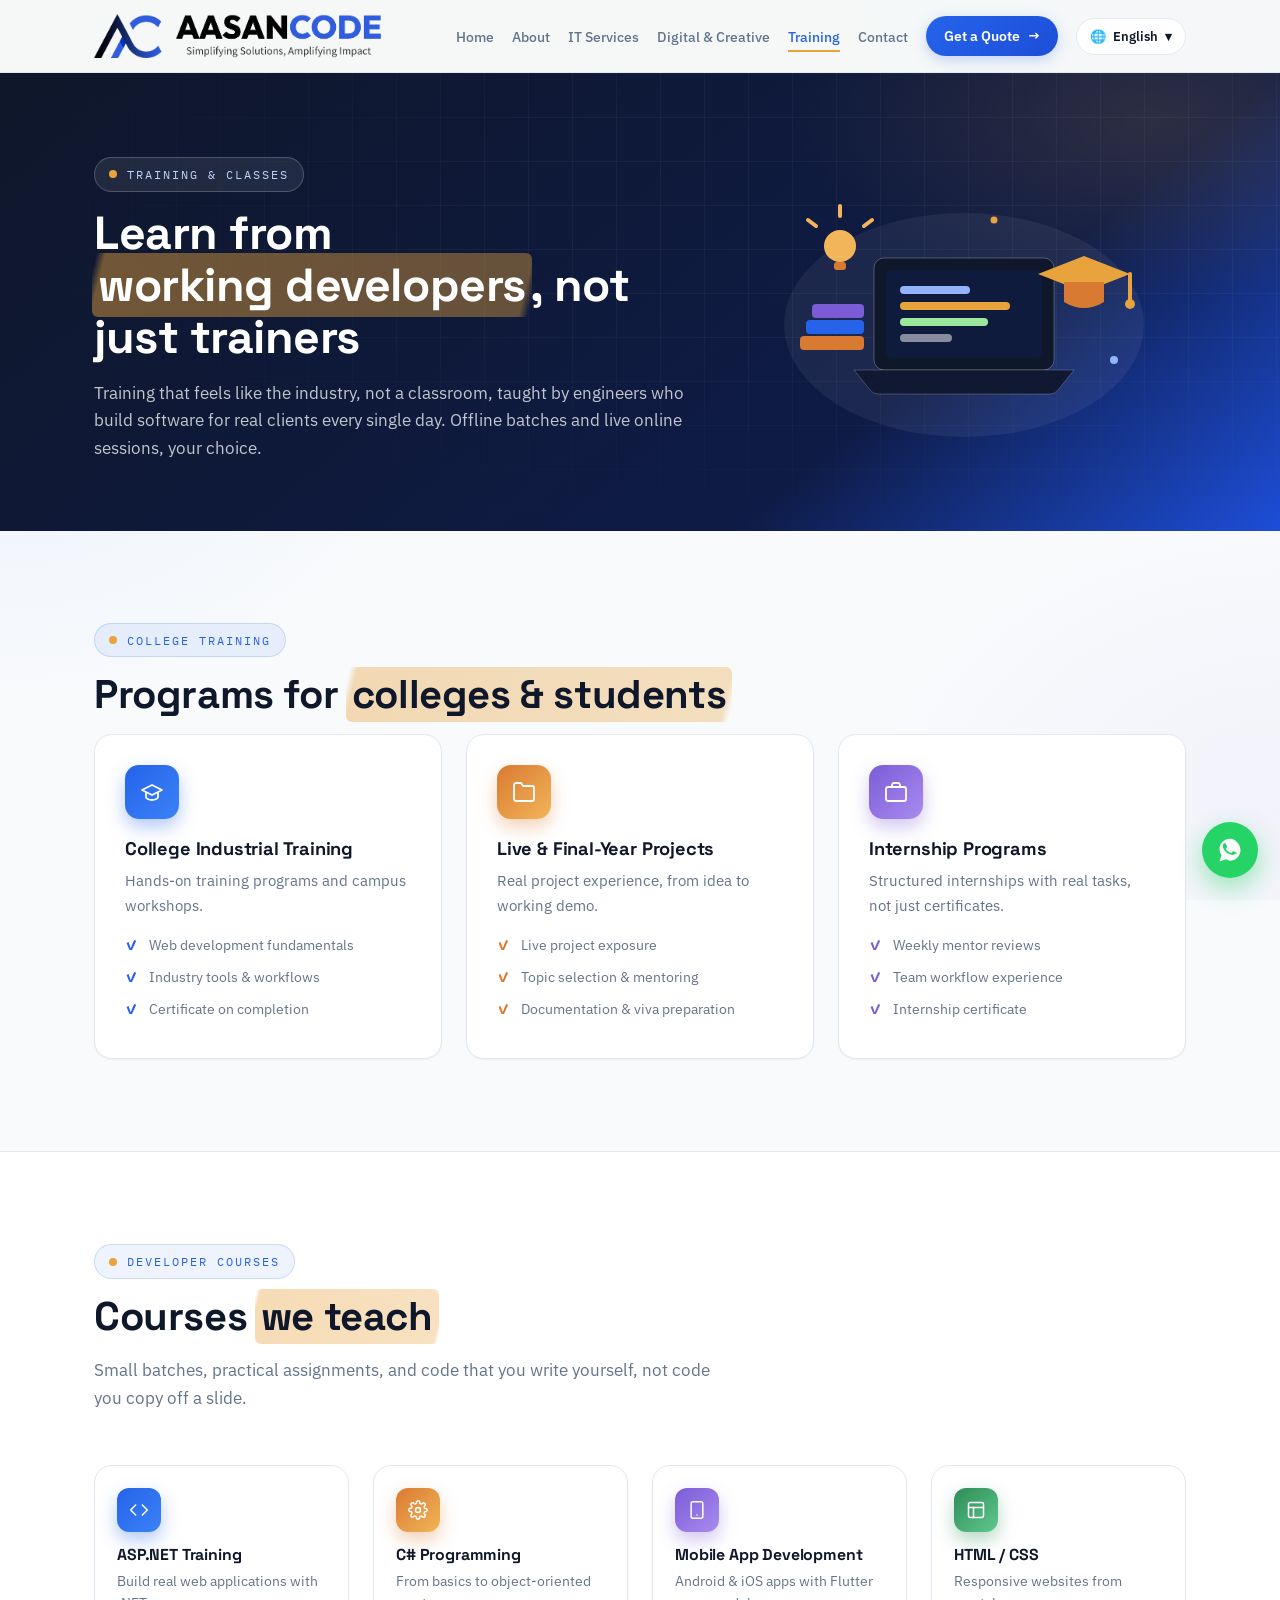
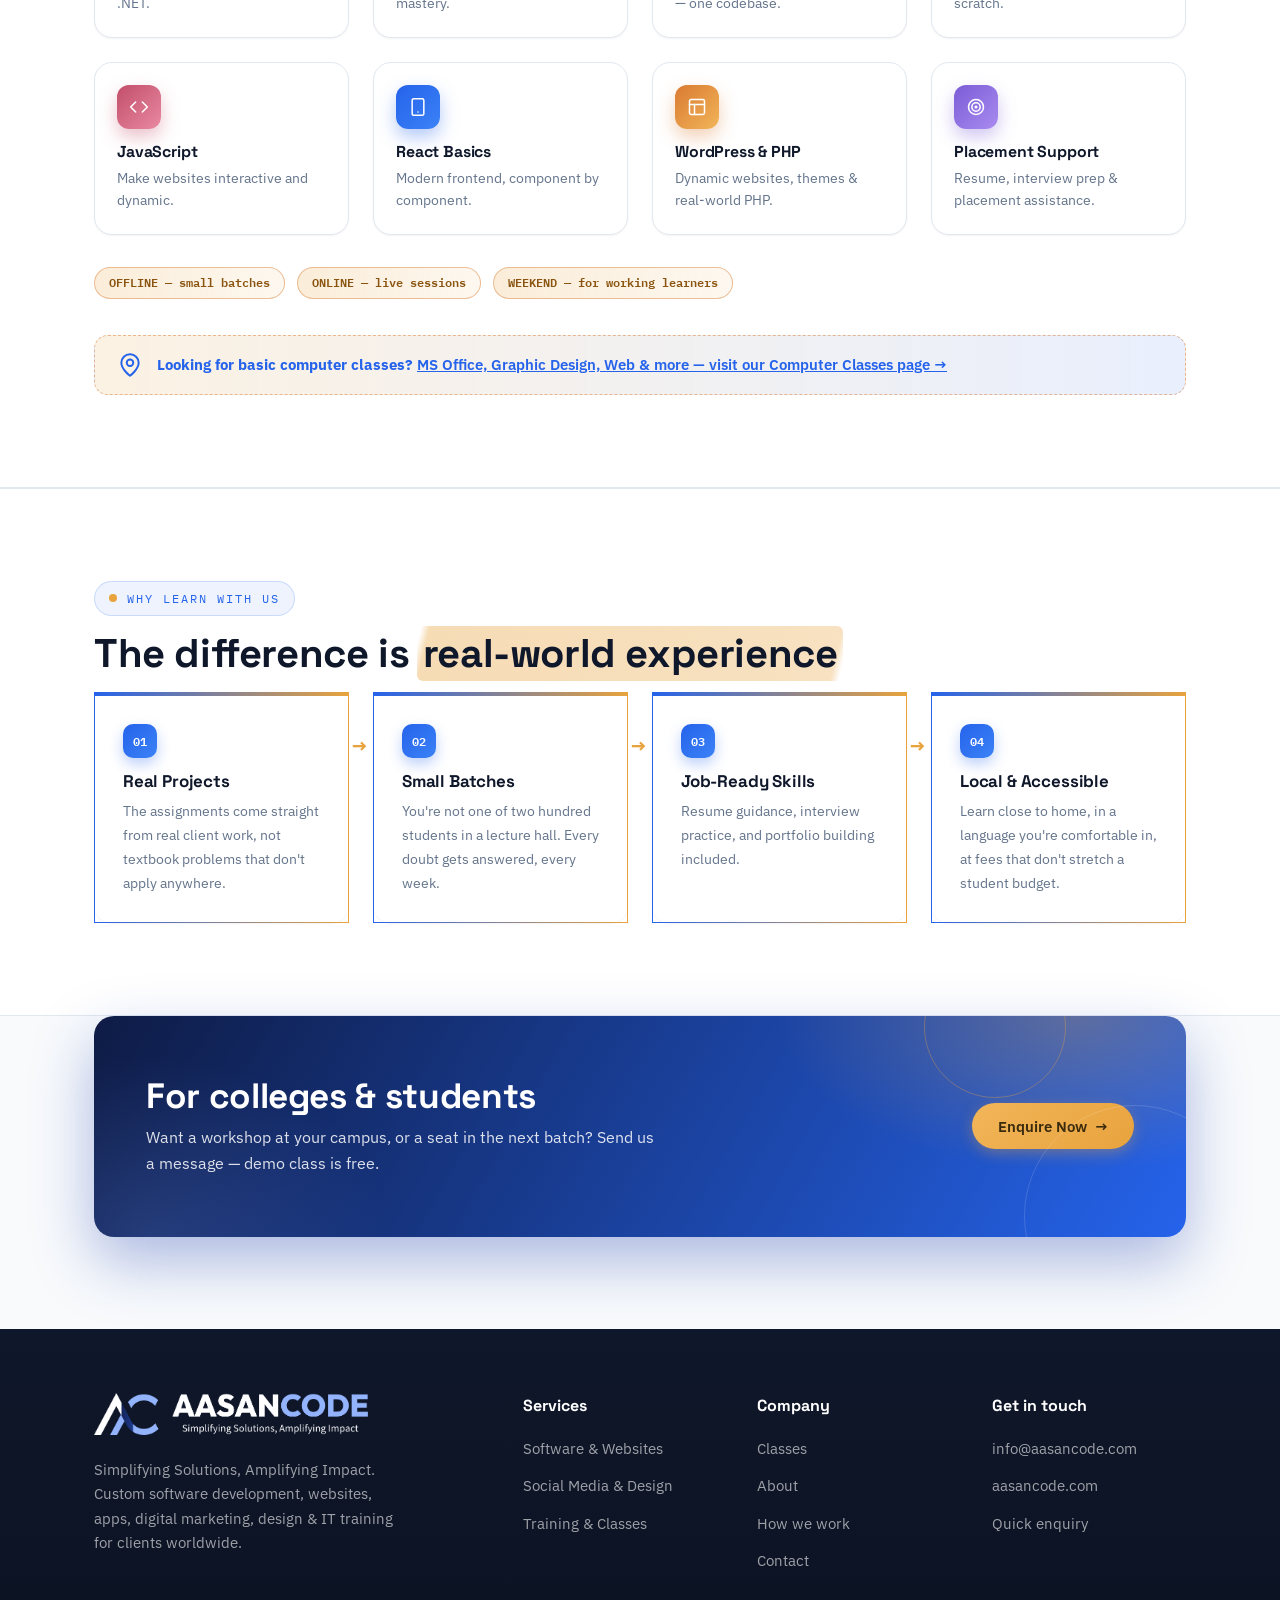
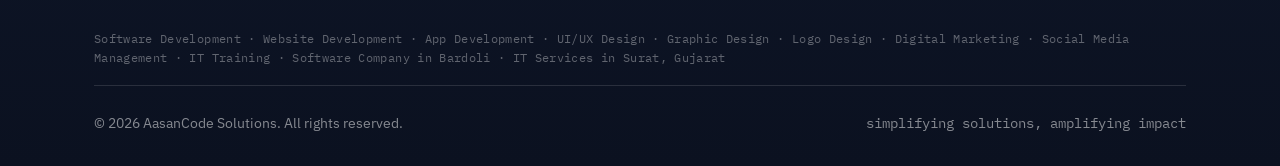
<file: training.html>
<!DOCTYPE html>
<html lang="en">
<head>
<meta charset="UTF-8">
<meta name="viewport" content="width=device-width, initial-scale=1.0">
<title>IT Training &amp; Software Development Courses | AasanCode</title>
<meta name="description" content="College training, internships, final-year projects — ASP.NET, C#, JavaScript, React, Flutter &amp; WordPress courses taught by working developers.">
<meta name="keywords" content="nopCommerce developer, flutter app development company, flutter developer, wordpress development company, wordpress designer, nopCommerce development company, certified nopCommerce developer, software development company, custom software development, website development, app development, UI UX design, graphic design services, logo design, digital marketing agency, social media management, IT training, web design company, software company in Bardoli, IT company in Surat, website development Bardoli Surat">
<link rel="icon" type="image/svg+xml" href="images/logo-mark.svg">
<meta property="og:title" content="IT Training &amp; Software Development Courses | AasanCode">
<meta property="og:description" content="College training, internships, final-year projects — ASP.NET, C#, JavaScript, React, Flutter &amp; WordPress courses taught by working developers.">
<meta property="og:type" content="website">
<meta property="og:url" content="https://aasancode.com/training">
<link rel="canonical" href="https://aasancode.com/training">
<meta property="og:image" content="https://aasancode.com/images/og-image.png">

<!-- Google Search Console: paste your verification code below (get it from search.google.com/search-console) -->
<!-- <meta name="google-site-verification" content="PASTE_CODE_HERE"> -->

<!-- Google Analytics 4: paste your Measurement ID below (get it from analytics.google.com), then uncomment -->
<!--
<script async src="https://www.googletagmanager.com/gtag/js?id=G-XXXXXXXXXX"></script>
<script>
  window.dataLayer = window.dataLayer || [];
  function gtag(){dataLayer.push(arguments);}
  gtag('js', new Date());
  gtag('config', 'G-XXXXXXXXXX');
</script>
-->
<meta property="og:image:width" content="1200">
<meta property="og:image:height" content="630">
<meta name="twitter:card" content="summary_large_image">
<meta name="geo.region" content="IN-GJ">
<meta name="geo.placename" content="Bardoli, Surat, Gujarat, India">
<script type="application/ld+json">
{
  "@context": "https://schema.org",
  "@type": "ProfessionalService",
  "name": "AasanCode Solutions",
  "slogan": "Simplifying Solutions, Amplifying Impact",
  "url": "https://aasancode.com",
  "email": "info@aasancode.com",
  "image": "https://aasancode.com/wp-content/uploads/2025/05/logo_ac.png",
  "address": { "@type": "PostalAddress", "addressLocality": "Bardoli", "addressRegion": "Gujarat", "addressCountry": "IN" },
  "areaServed": ["Bardoli", "Surat", "Gujarat", "India", "United States", "Worldwide"],
  "telephone": "+919510934604",
  "sameAs": ["https://www.instagram.com/aasancode/"],
  "description": "Custom software development, website & app development, UI/UX design, graphic design, digital marketing, social media management, and IT training.",
  "knowsAbout": ["nopCommerce Development", "Flutter App Development", "WordPress Development", "Software Development", "Custom Software Development", "Website Development", "App Development", "UI/UX Design", "Graphic Design", "Logo Design", "Digital Marketing", "Social Media Management", "SEO", "IT Training"]
}
</script>
<link rel="preconnect" href="https://fonts.googleapis.com">
<link rel="preconnect" href="https://fonts.gstatic.com" crossorigin>
<link href="https://fonts.googleapis.com/css2?family=Space+Grotesk:wght@500;700&family=IBM+Plex+Sans:wght@400;500;600&family=IBM+Plex+Mono:wght@400;500&display=optional" rel="stylesheet">
<link rel="stylesheet" href="css/style.css?v=3">
</head>
<body>

<!-- SVG icon sprite -->
<svg style="display:none" xmlns="http://www.w3.org/2000/svg">
  <symbol id="i-code" viewBox="0 0 24 24"><polyline points="16 18 22 12 16 6"/><polyline points="8 6 2 12 8 18"/></symbol>
  <symbol id="i-cart" viewBox="0 0 24 24"><circle cx="9" cy="21" r="1.5"/><circle cx="19" cy="21" r="1.5"/><path d="M2 3h3l2.6 12.6a1 1 0 0 0 1 .8h9.7a1 1 0 0 0 1-.8L21 7H6"/></symbol>
  <symbol id="i-sync" viewBox="0 0 24 24"><polyline points="23 4 23 10 17 10"/><polyline points="1 20 1 14 7 14"/><path d="M3.5 9a9 9 0 0 1 14.9-3.4L23 10M1 14l4.6 4.4A9 9 0 0 0 20.5 15"/></symbol>
  <symbol id="i-layout" viewBox="0 0 24 24"><rect x="3" y="3" width="18" height="18" rx="2"/><line x1="3" y1="9" x2="21" y2="9"/><line x1="9" y1="21" x2="9" y2="9"/></symbol>
  <symbol id="i-app" viewBox="0 0 24 24"><rect x="5" y="2" width="14" height="20" rx="2"/><line x1="12" y1="18" x2="12" y2="18.01"/></symbol>
  <symbol id="i-wrench" viewBox="0 0 24 24"><path d="M14.7 6.3a5 5 0 0 0-6.9 6L3 17l4 4 4.7-4.8a5 5 0 0 0 6-6.9L14 13l-3-3z"/></symbol>
  <symbol id="i-shop" viewBox="0 0 24 24"><path d="M3 9l1.5-5h15L21 9"/><path d="M4 9v11a1 1 0 0 0 1 1h14a1 1 0 0 0 1-1V9"/><path d="M9 21v-7h6v7"/><path d="M3 9h18"/></symbol>
  <symbol id="i-school" viewBox="0 0 24 24"><path d="M22 10L12 5 2 10l10 5 10-5z"/><path d="M6 12.5V17c0 1.5 2.7 3 6 3s6-1.5 6-3v-4.5"/></symbol>
  <symbol id="i-clip" viewBox="0 0 24 24"><rect x="5" y="4" width="14" height="18" rx="2"/><path d="M9 4a2 2 0 0 1 6 0"/><line x1="9" y1="11" x2="15" y2="11"/><line x1="9" y1="15" x2="13" y2="15"/></symbol>
  <symbol id="i-pin" viewBox="0 0 24 24"><path d="M20 10c0 6-8 12-8 12S4 16 4 10a8 8 0 0 1 16 0z"/><circle cx="12" cy="10" r="3"/></symbol>
  <symbol id="i-target" viewBox="0 0 24 24"><circle cx="12" cy="12" r="9"/><circle cx="12" cy="12" r="5"/><circle cx="12" cy="12" r="1"/></symbol>
  <symbol id="i-cal" viewBox="0 0 24 24"><rect x="3" y="5" width="18" height="16" rx="2"/><line x1="16" y1="3" x2="16" y2="7"/><line x1="8" y1="3" x2="8" y2="7"/><line x1="3" y1="11" x2="21" y2="11"/></symbol>
  <symbol id="i-chart" viewBox="0 0 24 24"><line x1="4" y1="20" x2="20" y2="20"/><rect x="6" y="12" width="3" height="8"/><rect x="11" y="8" width="3" height="12"/><rect x="16" y="4" width="3" height="16"/></symbol>
  <symbol id="i-diamond" viewBox="0 0 24 24"><path d="M6 3h12l4 6-10 12L2 9l4-6z"/><path d="M2 9h20"/></symbol>
  <symbol id="i-image" viewBox="0 0 24 24"><rect x="3" y="3" width="18" height="18" rx="2"/><circle cx="8.5" cy="8.5" r="1.5"/><path d="M21 15l-5-5L5 21"/></symbol>
  <symbol id="i-doc" viewBox="0 0 24 24"><path d="M14 2H6a2 2 0 0 0-2 2v16a2 2 0 0 0 2 2h12a2 2 0 0 0 2-2V8z"/><polyline points="14 2 14 8 20 8"/></symbol>
  <symbol id="i-video" viewBox="0 0 24 24"><rect x="2" y="5" width="14" height="14" rx="2"/><polygon points="22 7 16 12 22 17 22 7"/></symbol>
  <symbol id="i-folder" viewBox="0 0 24 24"><path d="M22 19a2 2 0 0 1-2 2H4a2 2 0 0 1-2-2V5a2 2 0 0 1 2-2h5l2 3h9a2 2 0 0 1 2 2z"/></symbol>
  <symbol id="i-brief" viewBox="0 0 24 24"><rect x="2" y="7" width="20" height="14" rx="2"/><path d="M16 7V5a2 2 0 0 0-2-2h-4a2 2 0 0 0-2 2v2"/></symbol>
  <symbol id="i-users" viewBox="0 0 24 24"><path d="M17 21v-2a4 4 0 0 0-4-4H5a4 4 0 0 0-4 4v2"/><circle cx="9" cy="7" r="4"/><path d="M23 21v-2a4 4 0 0 0-3-3.87M16 3.13a4 4 0 0 1 0 7.75"/></symbol>
  <symbol id="i-gear" viewBox="0 0 24 24"><circle cx="12" cy="12" r="3"/><path d="M19.4 15a1.7 1.7 0 0 0 .3 1.9l.1.1a2 2 0 1 1-2.8 2.8l-.1-.1a1.7 1.7 0 0 0-1.9-.3 1.7 1.7 0 0 0-1 1.5V21a2 2 0 1 1-4 0v-.1a1.7 1.7 0 0 0-1-1.6 1.7 1.7 0 0 0-1.9.3l-.1.1a2 2 0 1 1-2.8-2.8l.1-.1a1.7 1.7 0 0 0 .3-1.9 1.7 1.7 0 0 0-1.5-1H3a2 2 0 1 1 0-4h.1a1.7 1.7 0 0 0 1.6-1 1.7 1.7 0 0 0-.3-1.9l-.1-.1a2 2 0 1 1 2.8-2.8l.1.1a1.7 1.7 0 0 0 1.9.3h0a1.7 1.7 0 0 0 1-1.5V3a2 2 0 1 1 4 0v.1a1.7 1.7 0 0 0 1 1.6 1.7 1.7 0 0 0 1.9-.3l.1-.1a2 2 0 1 1 2.8 2.8l-.1.1a1.7 1.7 0 0 0-.3 1.9v0a1.7 1.7 0 0 0 1.5 1H21a2 2 0 1 1 0 4h-.1a1.7 1.7 0 0 0-1.5 1z"/></symbol>
  <symbol id="i-msg" viewBox="0 0 24 24"><path d="M21 11.5a8.4 8.4 0 0 1-8.5 8.4 8.6 8.6 0 0 1-3.7-.8L3 21l1.9-5.6a8.4 8.4 0 1 1 16.1-3.9z"/></symbol>
  <symbol id="b-insta" viewBox="0 0 24 24"><rect x="3" y="3" width="18" height="18" rx="5" fill="none" stroke="#fff" stroke-width="2"/><circle cx="12" cy="12" r="4.2" fill="none" stroke="#fff" stroke-width="2"/><circle cx="17.2" cy="6.8" r="1.4" fill="#fff" stroke="none"/></symbol>
  <symbol id="b-yt" viewBox="0 0 24 24"><rect x="2" y="5.5" width="20" height="13" rx="4" fill="#fff" fill-opacity="0.22"/><polygon points="10,9 16,12 10,15" fill="#fff"/></symbol>
  <symbol id="b-wa" viewBox="0 0 32 32"><path fill="#fff" d="M16 3C9.4 3 4 8.3 4 14.9c0 2.6.8 5 2.3 7L4 29l7.3-2.3c1.9 1 3.9 1.5 4.7 1.5 6.6 0 12-5.3 12-11.9S22.6 3 16 3zm5.9 16.9c-.3.8-1.5 1.5-2.4 1.7-.6.1-1.5.2-4.3-.9-3.6-1.5-5.9-5.1-6.1-5.4-.2-.2-1.4-1.9-1.4-3.6s.9-2.6 1.2-2.9c.3-.3.7-.4 1-.4h.7c.2 0 .5-.1.8.6.3.8 1.1 2.6 1.2 2.8.1.2.2.4 0 .7-.1.2-.2.4-.4.6l-.6.7c-.2.2-.4.4-.2.8.2.4 1 1.7 2.2 2.7 1.5 1.3 2.8 1.8 3.2 2 .4.2.6.1.9-.1.2-.3 1-1.2 1.3-1.6.3-.4.5-.3.9-.2.4.1 2.4 1.1 2.8 1.3.4.2.7.3.8.5.1.2.1 1-.2 1.7z"/></symbol>
</svg>

<div id="scrollbar"></div>

<header>
  <div class="wrap nav">
    <a href="/" class="logo"><img src="images/logo_ac.png" alt="AasanCode" class="logo-img"></a>
    <button class="nav-toggle" aria-label="Toggle menu" onclick="toggleNav()">☰</button>
    <ul class="nav-links" id="navLinks">
      <li><a href="/"  data-i18n="nav.home">Home</a></li>
      <li><a href="/about"  data-i18n="foot.c1">About</a></li>
      <li><a href="/services"  data-i18n="nav.services">IT Services</a></li>
      <li><a href="/digital"  data-i18n="nav.digital">Digital &amp; Creative</a></li>
      <li><a href="/training" class="active" data-i18n="nav.training">Training</a></li>
      <li><a href="/contact"  data-i18n="nav.contact">Contact</a></li>
      <li><button class="btn btn-primary" onclick="openModal()"><span data-i18n="nav.quote">Get a Quote</span> <span class="arrow">→</span></button></li>
      <li class="lang-dd">
        <button type="button" class="lang-btn" id="langBtn" onclick="toggleLangMenu(event)" aria-haspopup="true" aria-expanded="false">🌐 <span id="langCur">English</span> ▾</button>
        <div class="lang-menu" id="langMenu" role="menu">
          <button type="button" onclick="setLang('en')"><span class="lf">🇺🇸</span> English</button>
          <button type="button" onclick="setLang('hi')"><span class="lf">🇮🇳</span> हिन्दी</button>
          <button type="button" onclick="setLang('ar')"><span class="lf">🇰🇼</span> Arabic — العربية</button>
          <button type="button" onclick="setLang('fr')"><span class="lf">🇫🇷</span> Français</button>
          <button type="button" onclick="setLang('es')"><span class="lf">🇪🇸</span> Español</button>
          <button type="button" onclick="setLang('de')"><span class="lf">🇩🇪</span> Deutsch</button>
          <button type="button" onclick="setLang('gu')"><span class="lf">🇮🇳</span> ગુજરાતી</button>
        </div>
      </li>
    </ul>
  </div>
</header>
<section class="page-hero">
  <div class="wrap dg-hero-grid">
    <div>
    <span class="eyebrow">Training &amp; Classes</span>
    <h1 data-i18n-html="tr.h1">Learn from <span class="hl">working developers</span>, not just trainers</h1>
    <p data-i18n="tr.p">Training that feels like the industry, not a classroom, taught by engineers who build software for real clients every single day. Offline batches and live online sessions, your choice.</p>
    </div>
    <div class="mini-illo" aria-hidden="true">
      <svg viewBox="0 0 420 300" xmlns="http://www.w3.org/2000/svg">
        <ellipse cx="210" cy="165" rx="180" ry="112" fill="rgba(255,255,255,.06)"/>
        <!-- laptop -->
        <g class="fl">
          <rect x="120" y="98" width="180" height="112" rx="10" fill="#0F172A" stroke="rgba(255,255,255,.25)"/>
          <rect x="132" y="110" width="156" height="88" rx="6" fill="#0F1B3D"/>
          <rect x="146" y="126" width="70" height="8" rx="4" fill="#93B4FD"/>
          <rect x="146" y="142" width="110" height="8" rx="4" fill="#E8A33D"/>
          <rect x="146" y="158" width="88" height="8" rx="4" fill="#9BE79B"/>
          <rect x="146" y="174" width="52" height="8" rx="4" fill="rgba(255,255,255,.5)"/>
          <path d="M100 210 h220 l-16 20 a10 10 0 0 1 -8 4 H124 a10 10 0 0 1 -8 -4 z" fill="#101832" stroke="rgba(255,255,255,.2)"/>
        </g>
        <!-- books -->
        <g class="fl2">
          <rect x="46" y="176" width="64" height="14" rx="4" fill="#D97A32"/>
          <rect x="52" y="160" width="58" height="14" rx="4" fill="#2563EB"/>
          <rect x="58" y="144" width="52" height="14" rx="4" fill="#7C5CD6"/>
        </g>
        <!-- grad cap -->
        <g class="fl">
          <path d="M330 96 l46 18 -46 18 -46 -18 z" fill="#E8A33D"/>
          <path d="M310 122 v20 q20 12 40 0 v-20" fill="#D97A32"/>
          <path d="M376 114 v26" stroke="#E8A33D" stroke-width="4" stroke-linecap="round"/>
          <circle cx="376" cy="144" r="5" fill="#E8A33D"/>
        </g>
        <!-- lightbulb -->
        <g class="fl2">
          <circle cx="86" cy="86" r="16" fill="#F2B559"/>
          <rect x="80" y="102" width="12" height="8" rx="3" fill="#D97A32"/>
          <path d="M86 56 v-10 M62 66 l-8 -6 M110 66 l8 -6" stroke="#F2B559" stroke-width="4" stroke-linecap="round"/>
        </g>
        <circle class="spark" cx="360" cy="200" r="4" fill="#93B4FD"/>
        <circle class="spark s2" cx="240" cy="60" r="3.5" fill="#E8A33D"/>
      </svg>
    </div>
  </div>
</section>

<section>
  <div class="wrap">
    <span class="eyebrow">College training</span>
    <h2 class="section-title" data-i18n-html="tr.t1">Programs for <span class="hl">colleges &amp; students</span></h2>
    <div class="cards">
      <div class="card reveal c1">
        <div class="icon"><svg class="ic" aria-hidden="true"><use href="#i-school"/></svg></div>
        <h3>College Industrial Training</h3>
        <p>Hands-on training programs and campus workshops.</p>
        <ul>
          <li>Web development fundamentals</li>
          <li>Industry tools &amp; workflows</li>
          <li>Certificate on completion</li>
        </ul>
      </div>
      <div class="card reveal c2">
        <div class="icon"><svg class="ic" aria-hidden="true"><use href="#i-folder"/></svg></div>
        <h3>Live &amp; Final-Year Projects</h3>
        <p>Real project experience, from idea to working demo.</p>
        <ul>
          <li>Live project exposure</li>
          <li>Topic selection &amp; mentoring</li>
          <li>Documentation &amp; viva preparation</li>
        </ul>
      </div>
      <div class="card reveal c3">
        <div class="icon"><svg class="ic" aria-hidden="true"><use href="#i-brief"/></svg></div>
        <h3>Internship Programs</h3>
        <p>Structured internships with real tasks, not just certificates.</p>
        <ul>
          <li>Weekly mentor reviews</li>
          <li>Team workflow experience</li>
          <li>Internship certificate</li>
        </ul>
      </div>
    </div>
  </div>
</section>

<section class="band">
  <div class="wrap">
    <span class="eyebrow">Developer courses</span>
    <h2 class="section-title" data-i18n-html="tr.t2">Courses <span class="hl">we teach</span></h2>
    <p class="section-sub">Small batches, practical assignments, and code that you write yourself, not code you copy off a slide.</p>
    <div class="cards four">
      <div class="card mini reveal c1"><div class="icon"><svg class="ic"><use href="#i-code"/></svg></div><h3>ASP.NET Training</h3><p>Build real web applications with .NET.</p></div>
      <div class="card mini reveal c2"><div class="icon"><svg class="ic"><use href="#i-gear"/></svg></div><h3>C# Programming</h3><p>From basics to object-oriented mastery.</p></div>
      <div class="card mini reveal c3"><div class="icon"><svg class="ic"><use href="#i-app"/></svg></div><h3>Mobile App Development</h3><p>Android &amp; iOS apps with Flutter — one codebase.</p></div>
      <div class="card mini reveal c4"><div class="icon"><svg class="ic"><use href="#i-layout"/></svg></div><h3>HTML / CSS</h3><p>Responsive websites from scratch.</p></div>
      <div class="card mini reveal c5"><div class="icon"><svg class="ic"><use href="#i-code"/></svg></div><h3>JavaScript</h3><p>Make websites interactive and dynamic.</p></div>
      <div class="card mini reveal c1"><div class="icon"><svg class="ic"><use href="#i-app"/></svg></div><h3>React Basics</h3><p>Modern frontend, component by component.</p></div>
      <div class="card mini reveal c2"><div class="icon"><svg class="ic"><use href="#i-layout"/></svg></div><h3>WordPress &amp; PHP</h3><p>Dynamic websites, themes &amp; real-world PHP.</p></div>
      <div class="card mini reveal c3"><div class="icon"><svg class="ic"><use href="#i-target"/></svg></div><h3>Placement Support</h3><p>Resume, interview prep &amp; placement assistance.</p></div>
    </div>
    <div style="margin-top:32px">
      <span class="pill">OFFLINE — small batches</span>
      <span class="pill">ONLINE — live sessions</span>
      <span class="pill">WEEKEND — for working learners</span>
    </div>
    <div class="local-banner" style="margin-top:28px">
      <svg class="ic"><use href="#i-pin"/></svg>
      <p><b data-i18n="cl.teaserB">Looking for basic computer classes?</b> <a href="/classes" style="color:var(--teal);font-weight:600" data-i18n="cl.teaserL">MS Office, Graphic Design, Web & more — visit our Computer Classes page →</a></p>
    </div>
  </div>
</section>


<section class="band">
  <div class="wrap">
    <span class="eyebrow">Why learn with us</span>
    <h2 class="section-title" data-i18n-html="tr.t4">The difference is <span class="hl">real-world experience</span></h2>
    <div class="steps">
      <div class="step reveal"><h3>Real Projects</h3><p>The assignments come straight from real client work, not textbook problems that don't apply anywhere.</p></div>
      <div class="step reveal"><h3>Small Batches</h3><p>You're not one of two hundred students in a lecture hall. Every doubt gets answered, every week.</p></div>
      <div class="step reveal"><h3>Job-Ready Skills</h3><p>Resume guidance, interview practice, and portfolio building included.</p></div>
      <div class="step reveal"><h3>Local &amp; Accessible</h3><p>Learn close to home, in a language you're comfortable in, at fees that don't stretch a student budget.</p></div>
    </div>
  </div>
</section>

<section style="padding-top:0">
  <div class="wrap">
    <div class="cta-band">
      <div>
        <h2 data-i18n="tr.ctaH">For colleges &amp; students</h2>
        <p data-i18n="tr.ctaP">Want a workshop at your campus, or a seat in the next batch? Send us a message — demo class is free.</p>
      </div>
      <button class="btn btn-amber" onclick="openModal()"><span data-i18n="tr.ctaBtn">Enquire Now</span> <span class="arrow">→</span></button>
    </div>
  </div>
</section>
<footer>
  <div class="wrap">
    <div class="foot-grid">
      <div>
        <a href="/" style="display:inline-block;margin-bottom:16px"><img src="images/logo_ac_white.png" alt="AasanCode" class="logo-img" style="height:42px"></a>
        <p data-i18n="foot.tag">Simplifying Solutions, Amplifying Impact. Custom software development, websites, apps, digital marketing, design &amp; IT training for clients worldwide.</p>
      </div>
      <div>
        <h4 data-i18n="foot.services">Services</h4>
        <ul>
          <li><a href="/services" data-i18n="foot.l1">Software &amp; Websites</a></li>
          <li><a href="/digital" data-i18n="foot.l2">Social Media &amp; Design</a></li>
          <li><a href="/training" data-i18n="foot.l3">Training &amp; Classes</a></li>
        </ul>
      </div>
      <div>
        <h4 data-i18n="foot.company">Company</h4>
        <ul>
          <li><a href="/classes" data-i18n="nav.classes">Classes</a></li>
          <li><a href="/about" data-i18n="foot.c1">About</a></li>
          <li><a href="/about" data-i18n="foot.c2">How we work</a></li>
          <li><a href="/contact" data-i18n="foot.c3">Contact</a></li>
        </ul>
      </div>
      <div>
        <h4 data-i18n="foot.touch">Get in touch</h4>
        <ul>
          <li><a href="mailto:info@aasancode.com">info@aasancode.com</a></li>
          <li><a href="https://aasancode.com">aasancode.com</a></li>
          <li><a href="#" onclick="openModal();return false;" data-i18n="foot.enquiry">Quick enquiry</a></li>
        </ul>
      </div>
    </div>
    <p class="foot-seo">Software Development · Website Development · App Development · UI/UX Design · Graphic Design · Logo Design · Digital Marketing · Social Media Management · IT Training · Software Company in Bardoli · IT Services in Surat, Gujarat</p>
    <div class="foot-bottom">
      <span data-i18n="foot.rights">© 2026 AasanCode Solutions. All rights reserved.</span>
      <span class="mono">simplifying solutions, amplifying impact</span>
    </div>
  </div>
</footer>

<!-- Floating WhatsApp button -->
<a class="wa-float" href="https://wa.me/919510934604?text=Hi%20AasanCode%2C%20I%20have%20an%20enquiry" target="_blank" rel="noopener" aria-label="Chat on WhatsApp">
  <svg viewBox="0 0 32 32" xmlns="http://www.w3.org/2000/svg"><path d="M16 3C9.4 3 4 8.3 4 14.9c0 2.6.8 5 2.3 7L4 29l7.3-2.3c1.9 1 3.9 1.5 4.7 1.5 6.6 0 12-5.3 12-11.9S22.6 3 16 3zm5.9 16.9c-.3.8-1.5 1.5-2.4 1.7-.6.1-1.5.2-4.3-.9-3.6-1.5-5.9-5.1-6.1-5.4-.2-.2-1.4-1.9-1.4-3.6s.9-2.6 1.2-2.9c.3-.3.7-.4 1-.4h.7c.2 0 .5-.1.8.6.3.8 1.1 2.6 1.2 2.8.1.2.2.4 0 .7-.1.2-.2.4-.4.6l-.6.7c-.2.2-.4.4-.2.8.2.4 1 1.7 2.2 2.7 1.5 1.3 2.8 1.8 3.2 2 .4.2.6.1.9-.1.2-.3 1-1.2 1.3-1.6.3-.4.5-.3.9-.2.4.1 2.4 1.1 2.8 1.3.4.2.7.3.8.5.1.2.1 1-.2 1.7z"/></svg>
</a>

<!-- Contact modal (available on every page) -->
<div class="modal-overlay" id="contactModal" role="dialog" aria-modal="true" aria-labelledby="modalTitle">
  <div class="modal">
    <button class="modal-close" aria-label="Close" onclick="closeModal()">×</button>
    <div id="formView">
      <h3 id="modalTitle" data-i18n="modal.title">Get a Quote</h3>
      <p class="modal-sub" data-i18n="modal.sub">Share a few details and we will get back to you within one business day.</p>
      <div class="field" id="fName">
        <label for="name" data-i18n="f.name">Name</label>
        <input type="text" id="name" placeholder="Your full name">
        <div class="err" data-i18n="f.nameErr">Please enter your name.</div>
      </div>
      <div class="field" id="fEmail">
        <label for="email" data-i18n="f.email">Email</label>
        <input type="email" id="email" placeholder="you@company.com">
        <div class="err" data-i18n="f.emailErr">Please enter a valid email address.</div>
      </div>
      <div class="field" id="fPhone">
        <label for="phone" data-i18n="f.phone">Mobile Number (optional)</label>
        <input type="tel" id="phone" inputmode="tel" placeholder="+91 98765 43210">
        <div class="err" data-i18n="f.phoneErr">Please enter a valid mobile number.</div>
      </div>
      <div class="field" id="fMsg">
        <label for="message" data-i18n="f.msg">Message</label>
        <textarea id="message" placeholder="Tell us briefly what you need — website, app, training, social media…"></textarea>
        <div class="err" data-i18n="f.msgErr">Please write a short message.</div>
      </div>
      <div class="field" id="fCap">
        <label for="captcha"><span data-i18n="f.cap">Spam check</span>: <span id="capQ" class="mono">3 + 4</span> = ?</label>
        <input type="text" id="captcha" inputmode="numeric" placeholder="Answer" autocomplete="off">
        <div class="err" data-i18n="f.capErr">Incorrect answer — please try again.</div>
      </div>
      <button class="btn btn-primary" onclick="submitForm()"><span data-i18n="f.send">Send Message</span> <span class="arrow">→</span></button>
    </div>
    <div class="success" id="successView">
      <div class="tick">✓</div>
      <h3 data-i18n="s.title">Message sent</h3>
      <p data-i18n="s.p">Thank you for reaching out. We will reply to your email within one business day.</p>
    </div>
  </div>
</div>

<script src="js/i18n.js?v=3"></script>
<script src="js/main.js?v=3"></script>
</body>
</html>
</file>
<file: css/style.css>
:root{
  --teal:#2563EB; --teal-dark:#1D4ED8; --teal-deep:#0E1B45; --amber:#E8A33D;
  --ink:#0F172A; --muted:#64748B; --bg:#F8FAFC; --card:#FFFFFF;
  --line:#E2E8F0; --radius:16px;
  --shadow-sm:0 2px 8px rgba(14,27,36,.05);
  --shadow-md:0 14px 34px rgba(14,27,36,.10);
}
*{margin:0;padding:0;box-sizing:border-box}
html{scroll-behavior:smooth;overflow-x:hidden;max-width:100%}
body{font-family:'IBM Plex Sans',system-ui,sans-serif;background:var(--bg);color:var(--ink);line-height:1.65;overflow-x:hidden;max-width:100%}
h1,h2,h3{font-family:'Space Grotesk',sans-serif;line-height:1.12;letter-spacing:-.01em}
.mono{font-family:'IBM Plex Mono',monospace}
.wrap{max-width:1140px;margin:0 auto;padding:0 24px}
section{padding:92px 0}
.eyebrow{font-family:'IBM Plex Mono',monospace;font-size:.78rem;letter-spacing:.16em;text-transform:uppercase;color:var(--teal);margin-bottom:16px;display:inline-flex;align-items:center;gap:10px}
.eyebrow::before{content:"";width:26px;height:2px;background:var(--amber);display:inline-block}
.section-title{font-size:clamp(1.8rem,3.6vw,2.5rem);margin-bottom:16px}
.section-sub{color:var(--muted);max-width:620px;margin-bottom:52px;font-size:1.04rem}

/* icons */
.ic{width:24px;height:24px;stroke:currentColor;fill:none;stroke-width:1.8;stroke-linecap:round;stroke-linejoin:round}

/* reveal on scroll */
.reveal{opacity:0;transform:translateY(22px);transition:opacity .6s ease,transform .6s ease}
.reveal.visible{opacity:1;transform:none}
@media (prefers-reduced-motion:reduce){.reveal{opacity:1;transform:none;transition:none}}

/* ---------- Nav ---------- */
header{position:sticky;top:0;z-index:50;background:rgba(246,248,248,.9);backdrop-filter:blur(12px);border-bottom:1px solid var(--line)}
.nav{display:flex;align-items:center;justify-content:space-between;height:72px}
.logo{font-family:'Space Grotesk',sans-serif;font-weight:700;font-size:1.3rem;color:var(--ink);text-decoration:none}
.logo .bracket{color:var(--amber)}
.logo .code{color:var(--teal)}
.nav-links{display:flex;gap:30px;align-items:center;list-style:none}
.nav-links a{color:var(--muted);text-decoration:none;font-size:.95rem;font-weight:500;transition:color .2s;position:relative;padding:4px 0}
.nav-links a::after{content:"";position:absolute;left:0;bottom:-2px;width:0;height:2px;background:var(--amber);transition:width .25s}
.nav-links a:hover,.nav-links a.active{color:var(--teal)}
.nav-links a:hover::after,.nav-links a.active::after{width:100%}
.btn{display:inline-flex;align-items:center;gap:8px;border:none;cursor:pointer;font-family:'IBM Plex Sans',sans-serif;font-weight:600;font-size:.95rem;padding:13px 26px;border-radius:999px;text-decoration:none;transition:transform .15s,box-shadow .25s,background .25s}
.btn-primary{background:linear-gradient(135deg,var(--teal),var(--teal-dark));color:#fff;box-shadow:0 4px 14px rgba(37,99,235,.25)}
.btn-primary:hover{transform:translateY(-2px);box-shadow:0 10px 24px rgba(37,99,235,.38)}
.btn-ghost{background:transparent;color:var(--teal);border:1.5px solid var(--teal)}
.btn-ghost:hover{background:var(--teal);color:#fff;transform:translateY(-2px)}
.btn-amber{background:linear-gradient(135deg,#F2B559,var(--amber));color:#3A2A0E;box-shadow:0 4px 14px rgba(232,163,61,.35)}
.btn-amber:hover{transform:translateY(-2px);box-shadow:0 10px 24px rgba(232,163,61,.45)}
.btn-light{background:#fff;color:var(--teal-dark)}
.btn-light:hover{transform:translateY(-2px);box-shadow:0 10px 24px rgba(0,0,0,.25)}
.btn .arrow{transition:transform .2s}
.btn:hover .arrow{transform:translateX(4px)}
.btn:focus-visible,a:focus-visible{outline:3px solid var(--amber);outline-offset:2px}
.nav-toggle{display:none;background:none;border:none;font-size:1.5rem;cursor:pointer;color:var(--ink)}

/* ---------- Dark hero (home) ---------- */
.hero{
  padding:110px 0 100px;color:#fff;position:relative;overflow:hidden;
  background:
    radial-gradient(700px 400px at 85% 15%, rgba(232,163,61,.16), transparent 60%),
    radial-gradient(600px 500px at 10% 90%, rgba(37,99,235,.35), transparent 60%),
    linear-gradient(140deg,var(--ink) 0%,var(--teal-deep) 60%,var(--teal-dark) 100%);
}
.hero::before{
  content:"";position:absolute;inset:0;
  background-image:linear-gradient(rgba(255,255,255,.045) 1px,transparent 1px),linear-gradient(90deg,rgba(255,255,255,.045) 1px,transparent 1px);
  background-size:44px 44px;pointer-events:none;
  mask-image:radial-gradient(ellipse at 60% 40%,#000 30%,transparent 75%);
}
.hero-grid{display:grid;grid-template-columns:1.1fr .9fr;gap:60px;align-items:center;position:relative}
.hero-grid>*{min-width:0}
.hero .eyebrow{color:#BFD2FE}
.hero .eyebrow::before{background:var(--amber)}
.hero h1{font-size:clamp(2.3rem,5.2vw,3.6rem);margin-bottom:22px}
.hero h1 em{font-style:normal;color:var(--amber)}
.hero p.lead{font-size:1.16rem;color:rgba(255,255,255,.78);margin-bottom:36px;max-width:500px}
.hero-cta{display:flex;gap:16px;flex-wrap:wrap}
.hero-tag{margin-top:40px;font-size:.85rem;color:rgba(255,255,255,.55)}
.hero-tag span{color:var(--amber);font-weight:600}
.tangle-box{background:rgba(255,255,255,.07);border:1px solid rgba(255,255,255,.14);border-radius:var(--radius);padding:30px;backdrop-filter:blur(6px);box-shadow:0 24px 60px rgba(0,0,0,.35)}
.tangle-label{display:flex;justify-content:space-between;font-family:'IBM Plex Mono',monospace;font-size:.75rem;color:rgba(255,255,255,.6);margin-top:12px}
.tangle-label b{color:var(--amber)}
#tanglePath{animation:untangle 6s ease-in-out infinite alternate}
@keyframes untangle{
  0%,45%{d:path("M10,70 C60,10 80,130 130,60 C170,10 150,120 210,80 C260,50 240,110 300,70 C340,45 360,95 410,70")}
  100%{d:path("M10,70 C110,70 160,70 210,70 C260,70 310,70 410,70")}
}
.hero-badges{display:flex;gap:12px;flex-wrap:wrap;margin-top:26px}
.hero-badges .hb{font-family:'IBM Plex Mono',monospace;font-size:.74rem;border:1px solid rgba(255,255,255,.2);color:rgba(255,255,255,.75);border-radius:999px;padding:6px 14px}
@media (prefers-reduced-motion:reduce){#tanglePath{animation:none}*{transition:none!important;scroll-behavior:auto}}

/* ---------- Inner page hero ---------- */
.page-hero{
  padding:84px 0 68px;color:#fff;position:relative;overflow:hidden;
  background:
    radial-gradient(600px 300px at 90% 10%, rgba(232,163,61,.14), transparent 60%),
    linear-gradient(140deg,var(--ink) 0%,var(--teal-deep) 70%,var(--teal-dark) 100%);
}
.page-hero::before{content:"";position:absolute;inset:0;background-image:linear-gradient(rgba(255,255,255,.04) 1px,transparent 1px),linear-gradient(90deg,rgba(255,255,255,.04) 1px,transparent 1px);background-size:44px 44px;pointer-events:none;mask-image:radial-gradient(ellipse at 70% 30%,#000 30%,transparent 75%)}
.page-hero .wrap{position:relative}
.page-hero .eyebrow{color:#BFD2FE}
.page-hero h1{font-size:clamp(2rem,4.2vw,2.9rem);margin-bottom:16px}
.page-hero p{color:rgba(255,255,255,.75);max-width:640px;font-size:1.05rem}

/* ---------- Cards ---------- */
.cards{display:grid;grid-template-columns:repeat(3,1fr);gap:24px}
.cards.four{grid-template-columns:repeat(4,1fr)}
.stats.four{grid-template-columns:repeat(4,1fr)}
.card{
  background:var(--card);border:1px solid var(--line);border-radius:var(--radius);
  padding:30px;transition:transform .25s,box-shadow .25s,border-color .25s;
  position:relative;overflow:hidden;box-shadow:var(--shadow-sm);
}
.card::before{
  content:"";position:absolute;top:0;left:0;right:0;height:3px;
  background:linear-gradient(90deg,var(--teal),var(--amber));
  transform:scaleX(0);transform-origin:left;transition:transform .3s;
}
.card:hover{transform:translateY(-6px);box-shadow:var(--shadow-md);border-color:transparent}
.card:hover::before{transform:scaleX(1)}
.card .icon{
  width:52px;height:52px;border-radius:14px;display:flex;align-items:center;justify-content:center;
  background:linear-gradient(135deg,rgba(37,99,235,.12),rgba(232,163,61,.12));
  color:var(--teal);margin-bottom:20px;
}
.card h3{font-size:1.14rem;margin-bottom:10px}
.card p{font-size:.94rem;color:var(--muted)}
.card ul{margin-top:14px;list-style:none}
.card ul li{font-size:.9rem;color:var(--muted);margin-bottom:8px;padding-left:24px;position:relative}
.card ul li::before{content:"✓";position:absolute;left:0;color:var(--amber);font-weight:700}
.card a.card-link{display:inline-flex;align-items:center;gap:6px;margin-top:16px;color:var(--teal);font-weight:600;font-size:.92rem;text-decoration:none}
.card a.card-link:hover{gap:10px}
.pill{display:inline-block;font-family:'IBM Plex Mono',monospace;font-size:.75rem;background:rgba(232,163,61,.14);color:#8f5f13;border:1px solid rgba(232,163,61,.35);border-radius:999px;padding:5px 14px;margin:0 8px 8px 0}

/* ---------- Bands, stats ---------- */
.band{background:var(--card);border-top:1px solid var(--line);border-bottom:1px solid var(--line)}
.two-col{display:grid;grid-template-columns:1fr 1fr;gap:60px;align-items:center}
.two-col>*{min-width:0}
.stats{display:grid;grid-template-columns:repeat(2,1fr);gap:22px}
.stat{background:linear-gradient(160deg,#fff,#F1F4FC);border:1px solid var(--line);border-radius:var(--radius);padding:26px;box-shadow:var(--shadow-sm)}
.stat .num{font-family:'Space Grotesk',sans-serif;font-weight:700;font-size:2.2rem;color:var(--teal)}
.stat .num sup{color:var(--amber);font-size:1.2rem}
.stat .lbl{font-size:.86rem;color:var(--muted)}

/* ---------- Steps ---------- */
.steps{display:grid;grid-template-columns:repeat(4,1fr);gap:24px;counter-reset:step}
.step{background:var(--card);border:1px solid var(--line);border-radius:var(--radius);padding:28px;position:relative;box-shadow:var(--shadow-sm)}
.step::before{counter-increment:step;content:"0" counter(step);font-family:'IBM Plex Mono',monospace;font-size:.8rem;color:var(--amber);font-weight:600;display:block;margin-bottom:14px}
.step h3{font-size:1.06rem;margin-bottom:8px}
.step p{font-size:.9rem;color:var(--muted)}

/* ---------- Testimonials ---------- */
.quotes{display:grid;grid-template-columns:repeat(3,1fr);gap:24px}
.quote{background:var(--card);border:1px solid var(--line);border-radius:var(--radius);padding:30px;box-shadow:var(--shadow-sm);position:relative}
.quote::before{content:"“";font-family:'Space Grotesk',sans-serif;font-size:3.4rem;color:var(--amber);line-height:1;display:block;margin-bottom:6px}
.quote p{font-size:.96rem;color:var(--ink)}
.quote .who{margin-top:18px;font-size:.85rem;color:var(--muted)}
.quote .who b{color:var(--teal);display:block;font-size:.92rem}

/* ---------- Chips ---------- */
.chips{display:flex;flex-wrap:wrap;gap:12px}
.chip{font-family:'IBM Plex Mono',monospace;font-size:.85rem;background:var(--card);border:1px solid var(--line);border-radius:999px;padding:10px 20px;transition:border-color .2s,color .2s,transform .2s}
.chip:hover{border-color:var(--teal);color:var(--teal);transform:translateY(-2px)}

/* ---------- CTA band ---------- */
.cta-band{
  position:relative;overflow:hidden;border-radius:20px;padding:60px 52px;color:#fff;
  display:flex;align-items:center;justify-content:space-between;gap:32px;flex-wrap:wrap;
  background:
    radial-gradient(500px 260px at 90% 0%, rgba(232,163,61,.25), transparent 60%),
    linear-gradient(120deg,var(--teal-deep),var(--teal));
  box-shadow:0 24px 60px rgba(29,63,176,.35);
}
.cta-band h2{font-size:clamp(1.6rem,3vw,2.2rem);margin-bottom:8px}
.cta-band p{opacity:.85;max-width:520px}

/* ---------- Footer ---------- */
footer{padding:64px 0 32px;background:var(--ink);color:#fff}
footer .logo{color:#fff}
.foot-grid{display:grid;grid-template-columns:2fr 1fr 1fr 1fr;gap:40px;margin-bottom:44px}
.foot-grid p{color:rgba(255,255,255,.6);font-size:.92rem;max-width:300px}
.foot-grid h4{font-family:'Space Grotesk',sans-serif;font-size:1rem;margin-bottom:16px;color:#fff}
.foot-grid ul{list-style:none}
.foot-grid li{margin-bottom:11px}
.foot-grid a{color:rgba(255,255,255,.6);text-decoration:none;font-size:.92rem;transition:color .2s}
.foot-grid a:hover{color:var(--amber)}
.foot-bottom{display:flex;justify-content:space-between;flex-wrap:wrap;gap:12px;padding-top:26px;border-top:1px solid rgba(255,255,255,.12);font-size:.85rem;color:rgba(255,255,255,.5)}

/* ---------- Modal & forms ---------- */
.modal-overlay{position:fixed;inset:0;background:rgba(14,27,36,.6);backdrop-filter:blur(3px);display:none;align-items:flex-start;justify-content:center;z-index:100;padding:20px;overflow-y:auto;-webkit-overflow-scrolling:touch}
.modal-overlay.open{display:flex}
.modal{background:var(--card);border-radius:20px;max-width:490px;width:100%;padding:38px;position:relative;box-shadow:0 30px 80px rgba(14,27,36,.4);animation:pop .28s cubic-bezier(.2,.9,.3,1.2);margin:32px auto}
@keyframes pop{from{transform:scale(.92);opacity:0}to{transform:scale(1);opacity:1}}
.modal h3{font-size:1.45rem;margin-bottom:6px}
.modal .modal-sub{color:var(--muted);font-size:.92rem;margin-bottom:26px}
.modal-close{position:absolute;top:18px;right:18px;background:var(--bg);border:none;width:40px;height:40px;border-radius:50%;font-size:1.3rem;color:var(--muted);cursor:pointer;line-height:1;transition:background .2s,color .2s;z-index:5}
.modal-close:hover{background:var(--line);color:var(--ink)}
.field{margin-bottom:18px}
.field label{display:block;font-size:.88rem;font-weight:600;margin-bottom:7px}
.field input,.field textarea,.field select{width:100%;padding:13px 15px;border:1.5px solid var(--line);border-radius:12px;font-family:'IBM Plex Sans',sans-serif;font-size:.95rem;background:var(--bg);transition:border-color .2s,box-shadow .2s}
.field input:focus,.field textarea:focus,.field select:focus{outline:none;border-color:var(--teal);box-shadow:0 0 0 3px rgba(37,99,235,.12)}
.field textarea{resize:vertical;min-height:104px}
.field .err{color:#C0392B;font-size:.8rem;margin-top:5px;display:none}
.field.invalid input,.field.invalid textarea{border-color:#C0392B}
.field.invalid .err{display:block}
.modal .btn{width:100%;justify-content:center}
.success{display:none;text-align:center;padding:30px 0}
.success .tick{width:64px;height:64px;border-radius:50%;background:linear-gradient(135deg,rgba(37,99,235,.15),rgba(232,163,61,.15));color:var(--teal);font-size:1.9rem;display:flex;align-items:center;justify-content:center;margin:0 auto 18px}
.success h3{margin-bottom:8px}
.success p{color:var(--muted);font-size:.92rem}

/* ---------- Contact page ---------- */
.contact-grid{display:grid;grid-template-columns:1fr 1.2fr;gap:48px;align-items:start}
.contact-card{background:var(--card);border:1px solid var(--line);border-radius:var(--radius);padding:34px;box-shadow:var(--shadow-sm)}
.contact-list{list-style:none}
.contact-list li{margin-bottom:18px;color:var(--muted);font-size:.95rem}
.contact-list b{color:var(--ink);display:block;font-size:.8rem;text-transform:uppercase;letter-spacing:.08em;font-family:'IBM Plex Mono',monospace;margin-bottom:2px}
.contact-list a{color:var(--teal);text-decoration:none;font-weight:500}

/* ---------- Floating WhatsApp ---------- */
.wa-float{
  position:fixed;right:22px;bottom:22px;z-index:90;
  width:56px;height:56px;border-radius:50%;
  background:#25D366;color:#fff;display:flex;align-items:center;justify-content:center;
  box-shadow:0 10px 26px rgba(37,211,102,.45);text-decoration:none;
  transition:transform .2s,box-shadow .2s;
}
.wa-float:hover{transform:scale(1.08);box-shadow:0 14px 32px rgba(37,211,102,.55)}
.wa-float svg{width:28px;height:28px;fill:#fff}
@media (max-width:480px){.wa-float{width:50px;height:50px;bottom:18px;right:18px}.wa-float svg{width:24px;height:24px}}

/* ---------- Responsive ---------- */
@media (max-width:900px){
  .hero-grid,.two-col,.contact-grid{grid-template-columns:1fr}
  .cards,.cards.four,.steps,.quotes,.stats.four{grid-template-columns:repeat(2,1fr)}
  .foot-grid{grid-template-columns:1fr 1fr}
}
@media (max-width:640px){
  section{padding:64px 0}
  .hero{padding:80px 0 70px}
  .cards,.cards.four,.steps,.stats,.stats.four,.foot-grid,.quotes{grid-template-columns:1fr}
  .nav-links{display:none;position:absolute;top:72px;left:0;right:0;background:var(--card);flex-direction:column;padding:22px 24px;gap:18px;border-bottom:1px solid var(--line);box-shadow:var(--shadow-md)}
  .nav-links.open{display:flex}
  .nav-toggle{display:block}
  .cta-band{padding:44px 28px}
}

/* ================= STARTUP POLISH v3 ================= */

/* announcement pill */
.announce{
  display:inline-flex;align-items:center;gap:10px;
  font-size:.82rem;font-weight:500;color:#fff;
  background:rgba(255,255,255,.08);border:1px solid rgba(255,255,255,.18);
  border-radius:999px;padding:7px 16px;margin-bottom:26px;backdrop-filter:blur(4px);
}
.announce .dot{width:8px;height:8px;border-radius:50%;background:#3DDC84;box-shadow:0 0 0 0 rgba(61,220,132,.6);animation:pulse 2s infinite}
@keyframes pulse{0%{box-shadow:0 0 0 0 rgba(61,220,132,.55)}70%{box-shadow:0 0 0 9px rgba(61,220,132,0)}100%{box-shadow:0 0 0 0 rgba(61,220,132,0)}}
.announce b{color:var(--amber);font-weight:600}

/* gradient headline word */
.grad-text{
  background:linear-gradient(92deg,#F2B559 0%,var(--amber) 45%,#93B4FD 100%);
  -webkit-background-clip:text;background-clip:text;color:transparent;
}

/* hero entrance (staggered) */
.hero .fx{opacity:0;transform:translateY(8px);animation:rise .45s ease forwards}
.hero .fx.d1{animation-delay:.03s}.hero .fx.d2{animation-delay:.08s}
.hero .fx.d3{animation-delay:.13s}.hero .fx.d4{animation-delay:.18s}
.hero .fx.d5{animation-delay:.23s}.hero .fx.d6{animation-delay:.28s}
@keyframes rise{to{opacity:1;transform:none}}
@media (prefers-reduced-motion:reduce){.hero .fx{opacity:1;transform:none;animation:none}.announce .dot{animation:none}}

/* code editor card */
.editor{
  background:rgba(9,14,38,.85);border:1px solid rgba(255,255,255,.14);
  border-radius:18px;overflow:hidden;backdrop-filter:blur(8px);
  box-shadow:0 30px 70px rgba(0,0,0,.45);
}
.editor-bar{display:flex;align-items:center;gap:8px;padding:13px 18px;background:rgba(255,255,255,.06);border-bottom:1px solid rgba(255,255,255,.08)}
.editor-bar span{width:11px;height:11px;border-radius:50%}
.editor-bar .r{background:#FF5F57}.editor-bar .y{background:#FEBC2E}.editor-bar .g{background:#28C840}
.editor-bar .fname{margin-left:10px;font-family:'IBM Plex Mono',monospace;font-size:.72rem;color:rgba(255,255,255,.45)}
.editor-body{padding:22px 22px 14px;font-family:'IBM Plex Mono',monospace;font-size:.82rem;line-height:1.9;color:rgba(255,255,255,.85);max-width:100%;overflow-x:auto}
.editor-body .ln{display:block;white-space:pre-wrap;word-break:break-word}
.editor-body .c-kw{color:#93B4FD}.editor-body .c-str{color:#F2B559}.editor-body .c-fn{color:#9BE79B}.editor-body .c-cm{color:rgba(255,255,255,.35)}
.editor-body .cursor{display:inline-block;width:8px;height:15px;background:var(--amber);vertical-align:-2px;animation:blink 1s steps(1) infinite}
@keyframes blink{50%{opacity:0}}
.editor-tangle{padding:6px 22px 20px}

/* marquee strip */
.marquee{
  background:var(--ink);border-top:1px solid rgba(255,255,255,.08);
  overflow:hidden;padding:16px 0;position:relative;
}
.marquee-track{display:flex;gap:56px;width:max-content;animation:scroll 26s linear infinite}
.marquee:hover .marquee-track{animation-play-state:paused}
.marquee span{font-family:'IBM Plex Mono',monospace;font-size:.82rem;letter-spacing:.14em;color:rgba(255,255,255,.55);white-space:nowrap;display:flex;align-items:center;gap:56px}
.marquee em{font-style:normal;color:var(--amber)}
@keyframes scroll{to{transform:translateX(-50%)}}
@media (prefers-reduced-motion:reduce){.marquee-track{animation:none}}

/* trust strip */
.trust{padding:34px 0;border-bottom:1px solid var(--line);background:var(--card)}
.trust .wrap{display:flex;align-items:center;justify-content:space-between;gap:24px;flex-wrap:wrap}
.trust p{font-size:.9rem;color:var(--muted)}
.trust .marks{display:flex;gap:28px;flex-wrap:wrap}
.trust .marks span{font-family:'Space Grotesk',sans-serif;font-weight:700;font-size:1rem;color:#B8C4C9;letter-spacing:.02em}

/* icon micro-interaction */
.card:hover .icon{transform:scale(1.08) rotate(-3deg)}
.card .icon{transition:transform .25s}

/* stagger reveal children */
.cards .card:nth-child(2){transition-delay:.08s}
.cards .card:nth-child(3){transition-delay:.16s}
.cards .card:nth-child(4){transition-delay:.24s}
.steps .step:nth-child(2){transition-delay:.08s}
.steps .step:nth-child(3){transition-delay:.16s}
.steps .step:nth-child(4){transition-delay:.24s}

/* ================= COLOR POP v4 ================= */

/* body ambient tints */
body{
  background-image:
    radial-gradient(800px 500px at 100% 0%, rgba(37,99,235,.05), transparent 60%),
    radial-gradient(700px 500px at 0% 45%, rgba(37,99,235,.05), transparent 60%),
    radial-gradient(700px 500px at 100% 90%, rgba(124,92,214,.05), transparent 60%);
  background-attachment:fixed;
}

/* highlighter effect on key words */
.hl{
  position:relative;white-space:nowrap;
  background:linear-gradient(104deg, rgba(232,163,61,0) 1%, rgba(232,163,61,.38) 3%, rgba(232,163,61,.32) 97%, rgba(232,163,61,0) 99%);
  padding:2px 6px;margin:-2px -2px;border-radius:6px;
  box-decoration-break:clone;-webkit-box-decoration-break:clone;
}
.page-hero .hl,.hero .hl{background:linear-gradient(104deg, rgba(232,163,61,0) 1%, rgba(232,163,61,.45) 3%, rgba(232,163,61,.4) 97%, rgba(232,163,61,0) 99%)}

/* per-card accent colors */
.card{--acc:var(--teal);--acc2:var(--amber)}
.card.c1{--acc:#2563EB;--acc2:#3B82F6}
.card.c2{--acc:#D97A32;--acc2:#F2B559}
.card.c3{--acc:#7C5CD6;--acc2:#A98BF0}
.card.c4{--acc:#2E8B57;--acc2:#5FC98E}
.card.c5{--acc:#C24E6A;--acc2:#E98AA2}
.card::before{background:linear-gradient(90deg,var(--acc),var(--acc2));height:4px}
.card .icon{
  background:linear-gradient(135deg,var(--acc),var(--acc2));
  color:#fff;box-shadow:0 8px 18px color-mix(in srgb, var(--acc) 35%, transparent);
  width:54px;height:54px;
}
.card:hover{box-shadow:0 18px 40px color-mix(in srgb, var(--acc) 22%, rgba(14,27,36,.08))}
.card ul li::before{color:var(--acc)}
.card a.card-link{color:var(--acc)}

/* card tag ribbon */
.card-tag{
  position:absolute;top:18px;right:18px;
  font-family:'IBM Plex Mono',monospace;font-size:.62rem;letter-spacing:.12em;font-weight:600;
  color:#fff;background:linear-gradient(90deg,var(--acc),var(--acc2));
  border-radius:999px;padding:4px 11px;
}

/* section title punch */
.section-title{font-weight:700}

/* gradient stat numbers */
.stat{position:relative;overflow:hidden}
.stat::after{content:"";position:absolute;right:-24px;top:-24px;width:90px;height:90px;border-radius:50%;background:radial-gradient(circle,rgba(232,163,61,.18),transparent 70%)}
.stat .num{
  background:linear-gradient(120deg,var(--teal) 20%,#3B82F6 60%,var(--amber) 110%);
  -webkit-background-clip:text;background-clip:text;color:transparent;font-size:2.5rem;
}
.stat .num sup{background:none;-webkit-background-clip:initial;background-clip:initial;color:var(--amber)}

/* steps -> connected timeline */
.steps{position:relative}
.step{border-top:4px solid transparent;border-image:linear-gradient(90deg,var(--teal),var(--amber)) 1;border-radius:0 0 var(--radius) var(--radius);border-top-left-radius:0;border-top-right-radius:0}
.step::before{
  color:#fff;background:linear-gradient(135deg,var(--teal),#3B82F6);
  width:34px;height:34px;border-radius:10px;display:flex;align-items:center;justify-content:center;
  font-size:.78rem;box-shadow:0 6px 14px rgba(37,99,235,.3);
}
.step::after{
  content:"→";position:absolute;top:34px;right:-20px;color:var(--amber);
  font-size:1.2rem;font-weight:700;z-index:2;
}
.step:last-child::after{display:none}
@media (max-width:900px){.step::after{display:none}}

/* quotes colored */
.quote{border-left:4px solid var(--amber)}
.quote:nth-child(2){border-left-color:#7C5CD6}
.quote:nth-child(3){border-left-color:#2563EB}
.quote::before{color:inherit}
.quote:nth-child(1)::before{color:var(--amber)}
.quote:nth-child(2)::before{color:#7C5CD6}
.quote:nth-child(3)::before{color:#2563EB}

/* CTA band: animated glow + decoration */
.cta-band{
  background:
    radial-gradient(500px 260px at 90% 0%, rgba(232,163,61,.3), transparent 60%),
    radial-gradient(400px 300px at 5% 100%, rgba(125,162,255,.18), transparent 60%),
    linear-gradient(120deg,var(--teal-deep),var(--teal));
}
.cta-band::before,.cta-band::after{
  content:"";position:absolute;border-radius:50%;pointer-events:none;
  border:1.5px solid rgba(255,255,255,.14);
}
.cta-band::before{width:220px;height:220px;right:-60px;bottom:-90px}
.cta-band::after{width:140px;height:140px;right:120px;top:-60px;border-color:rgba(232,163,61,.35)}

/* chips colorful hover */
.chip:nth-child(3n+1):hover{border-color:#2563EB;color:#2563EB}
.chip:nth-child(3n+2):hover{border-color:#D97A32;color:#D97A32}
.chip:nth-child(3n):hover{border-color:#7C5CD6;color:#7C5CD6}

/* pills stronger */
.pill{background:linear-gradient(90deg,rgba(232,163,61,.2),rgba(232,163,61,.08));border-color:rgba(217,122,50,.45);color:#8a5410;font-weight:600}

/* trust marks slightly bolder */
.trust .marks span{color:#8fa0a8}

/* eyebrow chip look */
.eyebrow{
  background:rgba(37,99,235,.08);border:1px solid rgba(37,99,235,.18);
  padding:6px 14px;border-radius:999px;
}
.eyebrow::before{width:8px;height:8px;border-radius:50%}
.hero .eyebrow,.page-hero .eyebrow{background:rgba(255,255,255,.08);border-color:rgba(255,255,255,.2)}

/* ================= SOCIAL & LOCAL v5 ================= */

/* social platform tiles */
.socials{display:flex;gap:22px;flex-wrap:wrap}
.stile-wrap{text-align:center}
.stile{
  width:66px;height:66px;border-radius:18px;display:flex;align-items:center;justify-content:center;
  color:#fff;font-family:'Space Grotesk',sans-serif;font-weight:700;font-size:1.5rem;
  box-shadow:0 10px 24px rgba(14,27,36,.18);transition:transform .2s,box-shadow .2s;margin:0 auto 8px;
}
.stile:hover{transform:translateY(-5px) scale(1.05);box-shadow:0 16px 34px rgba(14,27,36,.25)}
.stile svg{width:32px;height:32px;fill:#fff;stroke:none}
.stile.st-insta{background:linear-gradient(45deg,#F58529 0%,#DD2A7B 50%,#8134AF 80%,#515BD4 100%)}
.stile.st-fb{background:#1877F2}
.stile.st-li{background:#0A66C2}
.stile.st-yt{background:#FF0033}
.stile.st-wa{background:#25D366}
.stile.st-gg{background:linear-gradient(135deg,#4285F4,#34A853)}
.stile-wrap .lbl{font-size:.78rem;color:var(--muted);font-weight:500}
.hero-socials .stile{width:54px;height:54px;border-radius:15px;font-size:1.2rem}
.hero-socials .stile svg{width:26px;height:26px}
.hero-socials .lbl{color:rgba(255,255,255,.65)}

/* design showcase tiles */
.design-tiles{display:grid;grid-template-columns:repeat(6,1fr);gap:16px;margin-bottom:52px}
.dtile{
  aspect-ratio:1/1.15;border-radius:16px;position:relative;overflow:hidden;
  display:flex;flex-direction:column;align-items:center;justify-content:center;gap:10px;
  color:#fff;box-shadow:0 12px 26px rgba(14,27,36,.16);
  transition:transform .22s,box-shadow .22s;cursor:default;
}
.dtile:hover{transform:translateY(-6px) rotate(-1deg);box-shadow:0 20px 40px rgba(14,27,36,.24)}
.dtile .ic{width:30px;height:30px;stroke:#fff}
.dtile b{font-family:'Space Grotesk',sans-serif;font-size:.86rem;font-weight:600;letter-spacing:.02em}
.dtile::after{content:"";position:absolute;inset:0;background:radial-gradient(120px 90px at 80% 15%,rgba(255,255,255,.28),transparent 60%)}
.dt1{background:linear-gradient(150deg,#2563EB,#3B82F6)}
.dt2{background:linear-gradient(150deg,#D97A32,#F2B559)}
.dt3{background:linear-gradient(150deg,#7C5CD6,#A98BF0)}
.dt4{background:linear-gradient(150deg,#C24E6A,#E98AA2)}
.dt5{background:linear-gradient(150deg,#2E8B57,#5FC98E)}
.dt6{background:linear-gradient(150deg,#1877F2,#6FB1FF)}

/* mini course cards */
.card.mini{padding:22px}
.card.mini .icon{width:44px;height:44px;border-radius:12px;margin-bottom:14px}
.card.mini .icon .ic{width:20px;height:20px}
.card.mini h3{font-size:.99rem;margin-bottom:6px}
.card.mini p{font-size:.86rem}

/* coming soon tag */
.soon{
  display:inline-block;font-family:'IBM Plex Mono',monospace;font-size:.6rem;letter-spacing:.1em;
  background:var(--ink);color:var(--amber);border-radius:999px;padding:3px 10px;margin-left:8px;vertical-align:middle;
}

/* local banner */
.local-banner{
  display:flex;align-items:center;gap:14px;flex-wrap:wrap;
  background:linear-gradient(90deg,rgba(232,163,61,.14),rgba(37,99,235,.1));
  border:1.5px dashed rgba(217,122,50,.5);border-radius:14px;padding:16px 22px;margin-top:36px;
}
.local-banner .ic{width:26px;height:26px;color:var(--teal)}
.local-banner p{font-size:.95rem;color:var(--ink)}
.local-banner b{color:var(--teal)}

@media (max-width:900px){.design-tiles{grid-template-columns:repeat(3,1fr)}}
@media (max-width:640px){.design-tiles{grid-template-columns:repeat(2,1fr)}.socials{gap:16px}}

/* ================= LOGO IMAGE v6 ================= */
.logo-img{height:44px;width:auto;display:block}
.foot-logo{display:inline-block;background:#fff;padding:8px 14px;border-radius:12px}
.foot-logo .logo-img{height:38px}
@media (max-width:640px){.logo-img{height:36px}}

/* ================= LOGO MARK + SEO FOOTER v7 ================= */
.logo{display:inline-flex;align-items:center;gap:10px}
.logo-mark{height:40px;width:40px;display:block;border-radius:10px}
.logo .thin{font-weight:500;color:var(--muted)}
footer .logo .thin{color:rgba(255,255,255,.65)}
.foot-seo{font-family:'IBM Plex Mono',monospace;font-size:.72rem;color:rgba(255,255,255,.35);margin-bottom:18px;letter-spacing:.03em}
@media (max-width:640px){.logo-mark{height:34px;width:34px}.logo span{font-size:1.05rem}}

/* ================= LANG SWITCHER + RTL v8 ================= */
.lang-sel{
  font-family:'IBM Plex Sans',sans-serif;font-weight:600;font-size:.88rem;
  padding:9px 12px;border-radius:999px;border:1.5px solid var(--line);
  background:var(--card);color:var(--ink);cursor:pointer;
}
.lang-sel:focus{outline:none;border-color:var(--teal)}
html[dir="rtl"] .eyebrow::before{order:2}
html[dir="rtl"] .btn .arrow{transform:scaleX(-1)}
html[dir="rtl"] .btn:hover .arrow{transform:scaleX(-1) translateX(4px)}
html[dir="rtl"] .step::after{content:"←";right:auto;left:-20px}
html[dir="rtl"] .quote{border-left:none;border-right:4px solid var(--amber)}
html[dir="rtl"] .quote:nth-child(2){border-right-color:#7C5CD6}
html[dir="rtl"] .quote:nth-child(3){border-right-color:#2563EB}
html[dir="rtl"] .wa-float{right:auto;left:22px}
html[dir="rtl"] .modal-close{right:auto;left:18px}
html[dir="rtl"] body,html[dir="rtl"] h1,html[dir="rtl"] h2,html[dir="rtl"] h3{letter-spacing:0}

/* ================= LOCAL SECTION v9 ================= */
.local-sec{
  background:
    radial-gradient(600px 300px at 90% 0%, rgba(232,163,61,.12), transparent 60%),
    radial-gradient(500px 300px at 5% 100%, rgba(37,99,235,.1), transparent 60%),
    linear-gradient(160deg,#FDF6EC, #EEF2FC);
  border-top:1px solid var(--line);border-bottom:1px solid var(--line);
}
.local-head{display:flex;align-items:center;gap:12px;margin-bottom:14px}
.local-cards{display:grid;grid-template-columns:1fr 1fr;gap:26px;margin-top:44px}
.local-card{
  background:#fff;border-radius:20px;padding:34px;position:relative;overflow:hidden;
  border:1px solid var(--line);box-shadow:var(--shadow-sm);
  transition:transform .25s,box-shadow .25s;
}
.local-card:hover{transform:translateY(-6px);box-shadow:var(--shadow-md)}
.local-card::before{content:"";position:absolute;top:0;left:0;right:0;height:5px}
.local-card.shop::before{background:linear-gradient(90deg,#D97A32,#F2B559)}
.local-card.stud::before{background:linear-gradient(90deg,#2563EB,#3B82F6)}
.local-card .big-icon{
  width:64px;height:64px;border-radius:18px;display:flex;align-items:center;justify-content:center;margin-bottom:20px;color:#fff;
}
.local-card.shop .big-icon{background:linear-gradient(135deg,#D97A32,#F2B559);box-shadow:0 10px 24px rgba(217,122,50,.35)}
.local-card.stud .big-icon{background:linear-gradient(135deg,#2563EB,#3B82F6);box-shadow:0 10px 24px rgba(37,99,235,.35)}
.local-card .big-icon .ic{width:30px;height:30px}
.local-card h3{font-size:1.35rem;margin-bottom:10px}
.local-card p{color:var(--muted);font-size:.96rem;margin-bottom:16px}
.local-card ul{list-style:none;margin-bottom:22px}
.local-card ul li{font-size:.92rem;color:var(--muted);margin-bottom:9px;padding-left:26px;position:relative}
.local-card ul li::before{content:"✓";position:absolute;left:0;font-weight:700}
.local-card.shop ul li::before{color:#D97A32}
.local-card.stud ul li::before{color:#2563EB}
.local-feats{display:flex;gap:14px;flex-wrap:wrap;margin-top:34px}
.local-feat{
  display:inline-flex;align-items:center;gap:9px;background:#fff;border:1px solid var(--line);
  border-radius:999px;padding:10px 18px;font-size:.88rem;font-weight:600;color:var(--ink);
  box-shadow:var(--shadow-sm);
}
.local-feat .ic{width:18px;height:18px;color:var(--amber)}
html[dir="rtl"] .local-card ul li{padding-left:0;padding-right:26px}
html[dir="rtl"] .local-card ul li::before{left:auto;right:0}
@media (max-width:900px){.local-cards{grid-template-columns:1fr}}

/* ================= HERO EDITOR UPGRADE v10 ================= */
.editor-scene{position:relative}
.editor-scene .editor{position:relative;z-index:1;transition:transform .35s ease,box-shadow .35s ease}
.editor-scene:hover .editor{transform:perspective(900px) rotateY(-4deg) rotateX(2.5deg) translateY(-4px);box-shadow:0 40px 90px rgba(0,0,0,.55)}
.editor-scene::before{
  content:"";position:absolute;inset:-8% -6%;z-index:0;border-radius:30px;filter:blur(38px);
  background:
    radial-gradient(45% 45% at 25% 80%, rgba(125,162,255,.30), transparent 70%),
    radial-gradient(45% 45% at 80% 15%, rgba(232,163,61,.32), transparent 70%);
  animation:glowShift 7s ease-in-out infinite alternate;
}
@keyframes glowShift{from{opacity:.7;transform:scale(.98)}to{opacity:1;transform:scale(1.04)}}

/* typing animation — lines reveal one by one */
.editor-body .ln{width:0;overflow:hidden;white-space:pre;animation:typeLn 1.1s steps(34,end) forwards}
.editor-body .ln:nth-child(1){animation-delay:.4s}
.editor-body .ln:nth-child(2){animation-delay:1.7s}
.editor-body .ln:nth-child(3){animation-delay:3.0s}
.editor-body .ln:nth-child(4){animation-delay:4.3s}
@keyframes typeLn{from{width:0}to{width:100%}}

/* deployed pill appears at the end */
.deploy-pill{
  margin-left:auto;display:inline-flex;align-items:center;gap:7px;
  font-family:'IBM Plex Mono',monospace;font-size:.68rem;font-weight:600;letter-spacing:.06em;
  color:#3DDC84;background:rgba(61,220,132,.12);border:1px solid rgba(61,220,132,.4);
  border-radius:999px;padding:4px 12px;opacity:0;transform:translateY(-4px);
  animation:pillIn .5s ease 5.6s forwards;
}
.deploy-pill .dp-dot{width:7px;height:7px;border-radius:50%;background:#3DDC84;box-shadow:0 0 8px rgba(61,220,132,.9)}
@keyframes pillIn{to{opacity:1;transform:none}}

/* floating badges around the editor */
.float-chip{
  position:absolute;z-index:2;display:inline-flex;align-items:center;gap:8px;
  font-size:.8rem;font-weight:600;color:#fff;
  background:rgba(255,255,255,.1);border:1px solid rgba(255,255,255,.22);
  backdrop-filter:blur(8px);border-radius:999px;padding:9px 16px;
  box-shadow:0 12px 30px rgba(0,0,0,.35);white-space:nowrap;
}
.float-chip .fc-ic{font-size:.9rem}
.float-chip.fc1{top:-18px;right:-14px;animation:floaty 4.5s ease-in-out infinite}
.float-chip.fc2{bottom:-16px;left:-18px;animation:floaty 5.2s ease-in-out 1.1s infinite}
.float-chip.fc1 .fc-ic{color:#3DDC84}
.float-chip.fc2 .fc-ic{color:var(--amber)}
@keyframes floaty{0%,100%{transform:translateY(0)}50%{transform:translateY(-9px)}}

/* tangle endpoint pulse */
.editor-tangle circle:first-of-type{animation:pulse 2.4s infinite}

@media (max-width:900px){
  .float-chip.fc1{right:6px;top:-14px}
  .float-chip.fc2{left:6px;bottom:-14px}
}
@media (prefers-reduced-motion:reduce){
  .editor-body .ln{width:100%;animation:none}
  .deploy-pill{opacity:1;transform:none;animation:none}
  .float-chip,.editor-scene::before,.editor-tangle circle:first-of-type{animation:none}
  .editor-scene:hover .editor{transform:none}
}

/* ================= WORK SHOWCASE + PHONE MOCK v11 ================= */

/* browser-frame project cards */
.work-grid{display:grid;grid-template-columns:repeat(3,1fr);gap:26px}
.browser{
  border-radius:16px;overflow:hidden;background:#fff;border:1px solid var(--line);
  box-shadow:var(--shadow-sm);transition:transform .25s,box-shadow .25s;
}
.browser:hover{transform:translateY(-8px);box-shadow:0 24px 50px rgba(14,27,36,.18)}
.browser-bar{display:flex;align-items:center;gap:7px;padding:11px 14px;background:#EEF1F8;border-bottom:1px solid var(--line)}
.browser-bar i{width:10px;height:10px;border-radius:50%;display:block}
.browser-bar i:nth-child(1){background:#FF5F57}.browser-bar i:nth-child(2){background:#FEBC2E}.browser-bar i:nth-child(3){background:#28C840}
.browser-bar .url{flex:1;margin-left:8px;background:#fff;border:1px solid var(--line);border-radius:999px;font-family:'IBM Plex Mono',monospace;font-size:.62rem;color:var(--muted);padding:4px 12px}
.mockui{padding:16px;display:flex;flex-direction:column;gap:10px;min-height:190px}
.mk{border-radius:8px}
.mk-hero{height:56px;background:linear-gradient(120deg,var(--teal),#3B82F6);position:relative;overflow:hidden}
.mk-hero::after{content:"";position:absolute;inset:0;background:radial-gradient(90px 50px at 80% 20%,rgba(255,255,255,.35),transparent 70%)}
.mk-hero.or{background:linear-gradient(120deg,#D97A32,#F2B559)}
.mk-hero.vi{background:linear-gradient(120deg,#7C5CD6,#A98BF0)}
.mk-row{display:flex;gap:10px}
.mk-card{flex:1;height:44px;background:#F0F3FA;border:1px solid var(--line)}
.mk-line{height:9px;background:#E3E8F4;width:80%}
.mk-line.short{width:55%}
.mk-btn{height:16px;width:74px;background:var(--amber);border-radius:999px}
.mk-stats{display:flex;gap:10px}
.mk-stat{flex:1;height:34px;border-radius:8px;background:linear-gradient(160deg,#F0F3FA,#fff);border:1px solid var(--line);position:relative}
.mk-stat::after{content:"";position:absolute;left:8px;bottom:7px;right:35%;height:6px;border-radius:4px;background:var(--teal);opacity:.55}
.mk-table{display:flex;flex-direction:column;gap:6px}
.mk-tr{height:12px;border-radius:6px;background:#F0F3FA;position:relative}
.mk-tr::after{content:"";position:absolute;right:8px;top:3px;width:34px;height:6px;border-radius:4px;background:#5FC98E}
.mk-tr:nth-child(2)::after{background:var(--amber)}
.work-cap{padding:14px 18px 18px;border-top:1px solid var(--line)}
.work-cap h3{font-size:1.02rem;margin-bottom:3px}
.work-cap p{font-size:.84rem;color:var(--muted)}
.work-cap .tagz{margin-top:9px}
.work-cap .tagz span{font-family:'IBM Plex Mono',monospace;font-size:.62rem;background:rgba(37,99,235,.08);color:var(--teal);border-radius:999px;padding:3px 9px;margin-right:6px}

/* phone mockup (Instagram-style post) */
.dg-hero-grid{display:grid;grid-template-columns:1.15fr .85fr;gap:48px;align-items:center}
.dg-hero-grid>*{min-width:0}
.phone{
  width:250px;margin:0 auto;background:#111;border-radius:34px;padding:12px;
  box-shadow:0 30px 70px rgba(0,0,0,.45);position:relative;transform:rotate(3deg);
  transition:transform .35s;
}
.phone:hover{transform:rotate(0deg) scale(1.03)}
.phone::before{content:"";position:absolute;top:12px;left:50%;transform:translateX(-50%);width:86px;height:20px;background:#111;border-radius:0 0 14px 14px;z-index:3}
.phone-screen{background:#fff;border-radius:24px;overflow:hidden}
.ig-head{display:flex;align-items:center;gap:9px;padding:12px 12px 10px}
.ig-av{width:30px;height:30px;border-radius:50%;background:linear-gradient(45deg,#F58529,#DD2A7B,#8134AF);display:flex;align-items:center;justify-content:center}
.ig-av img{width:22px;height:22px;border-radius:50%;background:#fff}
.ig-name{font-size:.72rem;font-weight:700}
.ig-name small{display:block;font-weight:400;color:#8a949a;font-size:.6rem}
.ig-img{
  aspect-ratio:1/1;position:relative;display:flex;flex-direction:column;align-items:center;justify-content:center;gap:8px;
  background:
    radial-gradient(140px 90px at 80% 12%, rgba(232,163,61,.5), transparent 60%),
    linear-gradient(150deg,var(--teal-deep),var(--teal));
  color:#fff;text-align:center;padding:16px;
}
.ig-img .off{font-family:'Space Grotesk',sans-serif;font-weight:700;font-size:1.9rem;line-height:1}
.ig-img .off em{font-style:normal;color:var(--amber)}
.ig-img .fest{font-family:'IBM Plex Mono',monospace;font-size:.6rem;letter-spacing:.2em;color:rgba(255,255,255,.75)}
.ig-img .shopn{font-size:.66rem;background:rgba(255,255,255,.14);border:1px solid rgba(255,255,255,.3);border-radius:999px;padding:4px 12px}
.ig-acts{display:flex;gap:12px;padding:10px 12px 4px;font-size:.9rem}
.ig-likes{padding:0 12px 12px;font-size:.64rem;color:#333}
.ig-likes b{font-weight:700}
.phone-float{position:absolute;z-index:2;font-size:1.5rem;animation:floaty 4s ease-in-out infinite}
.pf1{top:16%;left:-26px}
.pf2{bottom:20%;right:-24px;animation-delay:1.2s}
@media (max-width:900px){
  .work-grid{grid-template-columns:1fr}
  .dg-hero-grid{grid-template-columns:1fr}
  .phone{margin-top:10px}
}
@media (prefers-reduced-motion:reduce){.phone-float{animation:none}.phone{transform:none}}

/* ================= MEGA ANIMATION PACK v12 ================= */

/* scroll progress bar */
#scrollbar{position:fixed;top:0;left:0;height:3.5px;width:0;z-index:200;background:linear-gradient(90deg,var(--teal),var(--amber));box-shadow:0 0 10px rgba(232,163,61,.6)}

/* hero floating orbs + twinkles */
.hero-orbs{position:absolute;inset:0;overflow:hidden;pointer-events:none}
.orb{position:absolute;border-radius:50%;filter:blur(2px);opacity:.5}
.orb.o1{width:14px;height:14px;background:#93B4FD;top:18%;left:6%;animation:drift 11s ease-in-out infinite}
.orb.o2{width:9px;height:9px;background:var(--amber);top:66%;left:12%;animation:drift 9s ease-in-out 1.5s infinite}
.orb.o3{width:18px;height:18px;background:rgba(255,255,255,.5);top:12%;right:10%;animation:drift 13s ease-in-out .8s infinite}
.orb.o4{width:7px;height:7px;background:var(--amber);bottom:14%;right:22%;animation:drift 8s ease-in-out 2.2s infinite}
.orb.o5{width:11px;height:11px;background:#93B4FD;bottom:26%;left:44%;animation:drift 12s ease-in-out 3s infinite}
@keyframes drift{0%,100%{transform:translate(0,0)}33%{transform:translate(14px,-22px)}66%{transform:translate(-12px,12px)}}
.twinkle{position:absolute;width:3px;height:3px;border-radius:50%;background:#fff;opacity:0;animation:tw 3.4s ease-in-out infinite}
.twinkle.t1{top:22%;left:30%;animation-delay:0s}
.twinkle.t2{top:70%;left:26%;animation-delay:1.1s}
.twinkle.t3{top:34%;right:6%;animation-delay:2s}
.twinkle.t4{top:82%;right:38%;animation-delay:.6s}
.twinkle.t5{top:10%;left:56%;animation-delay:1.7s}
@keyframes tw{0%,100%{opacity:0;transform:scale(.6)}50%{opacity:.9;transform:scale(1.4)}}

/* animated gradient shimmer on headline */
.grad-text{background-size:220% 100%;animation:gradSlide 5s ease-in-out infinite alternate}
@keyframes gradSlide{from{background-position:0% 0}to{background-position:100% 0}}

/* card shine sweep on hover */
.card::after,.browser::after,.local-card::after{
  content:"";position:absolute;top:0;bottom:0;left:-80%;width:50%;
  background:linear-gradient(105deg,transparent,rgba(255,255,255,.55),transparent);
  transform:skewX(-20deg);pointer-events:none;transition:none;
}
.card:hover::after,.browser:hover::after,.local-card:hover::after{animation:shine .85s ease}
@keyframes shine{to{left:130%}}
.browser{position:relative;overflow:hidden}
.local-card{overflow:hidden}

/* mock UI loading shimmer */
.mk,.mk-card,.mk-stat,.mk-tr{position:relative;overflow:hidden}
.mk::after,.mk-card::after,.mk-stat::after2{content:none}
.mockui .mk-hero::before,.mk-card::before,.mk-line::before,.mk-stat::before,.mk-tr::before{
  content:"";position:absolute;inset:0;left:-100%;
  background:linear-gradient(100deg,transparent,rgba(255,255,255,.5),transparent);
  animation:mkShimmer 2.6s ease-in-out infinite;
}
.mk-line{position:relative;overflow:hidden}
@keyframes mkShimmer{0%{left:-100%}60%,100%{left:120%}}

/* stat card hover pop */
.stat{transition:transform .25s,box-shadow .25s}
.stat:hover{transform:translateY(-4px) scale(1.02);box-shadow:var(--shadow-md)}

/* social tiles pop-in stagger */
.socials .stile-wrap:nth-child(1){transition-delay:.02s}
.socials .stile-wrap:nth-child(2){transition-delay:.09s}
.socials .stile-wrap:nth-child(3){transition-delay:.16s}
.socials .stile-wrap:nth-child(4){transition-delay:.23s}
.socials .stile-wrap:nth-child(5){transition-delay:.30s}
.socials .stile-wrap:nth-child(6){transition-delay:.37s}

/* about illustration */
.abt-illo{margin-bottom:26px}
.abt-illo svg{width:100%;height:auto;display:block}
.abt-illo .fl{animation:floaty 4.6s ease-in-out infinite}
.abt-illo .fl2{animation:floaty 5.4s ease-in-out 1.2s infinite}
.abt-illo .gear{transform-origin:392px 64px;animation:spin 9s linear infinite}
.abt-illo .spark{animation:tw 3s ease-in-out infinite}
.abt-illo .spark.s2{animation-delay:1.4s}
.abt-illo .codeline{stroke-dasharray:60;stroke-dashoffset:60;animation:draw 2.2s ease forwards}
.abt-illo .codeline.c2{animation-delay:.35s}
.abt-illo .codeline.c3{animation-delay:.7s}
.abt-illo .codeline.c4{animation-delay:1.05s}
@keyframes spin{to{transform:rotate(360deg)}}
@keyframes draw{to{stroke-dashoffset:0}}

@media (prefers-reduced-motion:reduce){
  .orb,.twinkle,.grad-text,.abt-illo .fl,.abt-illo .fl2,.abt-illo .gear,.abt-illo .spark{animation:none}
  .mockui .mk-hero::before,.mk-card::before,.mk-line::before,.mk-stat::before,.mk-tr::before{animation:none;content:none}
  .abt-illo .codeline{stroke-dashoffset:0;animation:none}
  #scrollbar{display:none}
}

/* ================= HERO RICH BG + LANG DROPDOWN v13 ================= */

/* bigger aurora blobs + light beam in hero */
.blob{position:absolute;border-radius:50%;filter:blur(70px);pointer-events:none}
.blob.b1{width:420px;height:420px;background:rgba(37,99,235,.55);top:-140px;left:-120px;animation:blobMove 14s ease-in-out infinite alternate}
.blob.b2{width:360px;height:360px;background:rgba(232,163,61,.28);top:-90px;right:-80px;animation:blobMove 17s ease-in-out 2s infinite alternate-reverse}
.blob.b3{width:300px;height:300px;background:rgba(124,92,214,.25);bottom:-140px;left:34%;animation:blobMove 19s ease-in-out 1s infinite alternate}
@keyframes blobMove{from{transform:translate(0,0) scale(1)}to{transform:translate(46px,30px) scale(1.12)}}
.beam{
  position:absolute;left:-25%;top:26%;width:150%;height:130px;pointer-events:none;
  background:linear-gradient(90deg,transparent,rgba(125,162,255,.09) 35%,rgba(232,163,61,.07) 65%,transparent);
  transform:rotate(-11deg);animation:beamSlide 9s ease-in-out infinite alternate;
}
.beam.bm2{top:58%;height:90px;transform:rotate(-11deg) translateX(-60px);animation-duration:12s;opacity:.8}
@keyframes beamSlide{from{transform:rotate(-11deg) translateX(-70px)}to{transform:rotate(-11deg) translateX(70px)}}

/* tighter editor (remove empty gap) */
.editor-body{padding:18px 20px 6px;font-size:.8rem;line-height:1.85}
.editor-tangle{padding:2px 20px 16px}
.editor-tangle svg{max-height:86px;display:block}

/* custom language dropdown */
.lang-dd{position:relative}
.lang-btn{
  display:inline-flex;align-items:center;gap:7px;cursor:pointer;
  font-family:'IBM Plex Sans',sans-serif;font-weight:600;font-size:.88rem;
  padding:10px 16px;border-radius:999px;border:1.5px solid var(--line);
  background:var(--card);color:var(--ink);transition:border-color .2s;
}
.lang-btn:hover{border-color:var(--teal)}
.lang-menu{
  position:absolute;right:0;top:calc(100% + 10px);min-width:180px;z-index:60;
  background:var(--card);border:1px solid var(--line);border-radius:14px;
  box-shadow:0 18px 44px rgba(14,27,36,.18);padding:8px;display:none;
}
.lang-menu.open{display:block;animation:pop .2s ease}
.lang-menu button{
  display:flex;align-items:center;gap:11px;width:100%;text-align:left;
  background:none;border:none;cursor:pointer;border-radius:9px;
  font-family:'IBM Plex Sans',sans-serif;font-size:.94rem;font-weight:500;color:var(--ink);
  padding:10px 12px;transition:background .15s;
}
.lang-menu button:hover{background:rgba(37,99,235,.08);color:var(--teal)}
.lang-menu .lf{font-size:1.1rem}
html[dir="rtl"] .lang-menu{right:auto;left:0}
html[dir="rtl"] .lang-menu button{text-align:right}
@media (max-width:640px){.lang-dd{width:100%}.lang-btn{width:100%;justify-content:center}.lang-menu{position:static;box-shadow:none;border:none;padding:0;margin-top:8px}}
@media (prefers-reduced-motion:reduce){.blob,.beam{animation:none}}

/* ================= SINGLE-LINE NAV FIX v14 ================= */
.nav{gap:14px}
.logo{white-space:nowrap;flex-shrink:0}
.logo span{font-size:1.12rem}
.nav-links{gap:18px;flex-wrap:nowrap}
.nav-links a{white-space:nowrap;font-size:.9rem}
.nav-links .btn{white-space:nowrap;padding:11px 18px;font-size:.88rem}
.lang-btn{white-space:nowrap;padding:9px 13px;font-size:.82rem}
@media (max-width:1279px){
  .logo .thin{display:none}
  .nav-links{gap:14px}
  .nav-links a{font-size:.86rem}
}
/* collapse to hamburger earlier so desktop never wraps */
@media (max-width:1080px){
  .nav-links{
    display:none;position:absolute;top:72px;left:0;right:0;
    background:var(--card);flex-direction:column;padding:22px 24px;gap:18px;
    border-bottom:1px solid var(--line);box-shadow:var(--shadow-md);flex-wrap:wrap;
  }
  .nav-links.open{display:flex}
  .nav-links a{font-size:1rem}
  .nav-toggle{display:block}
  .logo .thin{display:inline}
}

/* ================= ILLUSTRATIONS PACK v15 ================= */
.mini-illo{width:100%;max-width:420px;margin:0 auto}
.mini-illo svg{width:100%;height:auto;display:block}
.mini-illo .fl{animation:floaty 4.4s ease-in-out infinite}
.mini-illo .fl2{animation:floaty 5.2s ease-in-out 1.1s infinite}
.mini-illo .gear{transform-box:fill-box;transform-origin:center;animation:spin 10s linear infinite}
.mini-illo .spark{animation:tw 3.2s ease-in-out infinite}
.mini-illo .spark.s2{animation-delay:1.5s}
.mini-illo .dashfly{stroke-dasharray:6 8;animation:dashMove 1.6s linear infinite}
@keyframes dashMove{to{stroke-dashoffset:-14}}
.local-card .card-illo{margin:-6px 0 14px}
.local-card .card-illo svg{width:130px;height:auto;display:block}
@media (prefers-reduced-motion:reduce){.mini-illo .fl,.mini-illo .fl2,.mini-illo .gear,.mini-illo .spark,.mini-illo .dashfly{animation:none}}

/* ================= UX POLISH v16 ================= */
body{-webkit-font-smoothing:antialiased;-moz-osx-font-smoothing:grayscale}
::selection{background:rgba(37,99,235,.18)}
.btn:active{transform:translateY(0) scale(.98)}
.card,.local-card,.browser,.contact-card,.stat,.step,.quote{border-radius:18px}
.card,.stat,.step,.quote,.contact-card{box-shadow:0 1px 2px rgba(15,23,42,.05)}
.card:hover{box-shadow:0 16px 36px rgba(37,99,235,.13)}
a{transition:color .18s}
.section-sub{font-size:1.05rem;line-height:1.7}
input:focus-visible,textarea:focus-visible,select:focus-visible{outline:none}
.field input,.field textarea{background:#fff}
footer{background:linear-gradient(180deg,#0F172A,#0B1120)}
.quote .who{display:flex;align-items:center;gap:11px;margin-top:20px}
.quote .who .qav{width:38px;height:38px;border-radius:50%;display:flex;align-items:center;justify-content:center;color:#fff;font-family:'Space Grotesk',sans-serif;font-weight:700;font-size:.95rem;flex-shrink:0}
.quote:nth-child(1) .qav{background:linear-gradient(135deg,#F2B559,#E8A33D)}
.quote:nth-child(2) .qav{background:linear-gradient(135deg,#7C5CD6,#A98BF0)}
.quote:nth-child(3) .qav{background:linear-gradient(135deg,#2563EB,#3B82F6)}

/* ================= NOPCOMMERCE SPECIALIST v17 ================= */
.nop-band{
  background:
    radial-gradient(500px 260px at 90% 10%, rgba(232,163,61,.1), transparent 60%),
    linear-gradient(160deg,#F4F7FF,#EEF2FC);
  border-top:1px solid var(--line);border-bottom:1px solid var(--line);
}
.nop-grid{display:grid;grid-template-columns:1fr 1.15fr;gap:48px;align-items:center}
.cert-card{
  background:#fff;border:1px solid var(--line);border-radius:20px;padding:36px;text-align:center;
  box-shadow:0 16px 40px rgba(37,99,235,.1);position:relative;overflow:hidden;
}
.cert-card::before{content:"";position:absolute;top:0;left:0;right:0;height:5px;background:linear-gradient(90deg,#2563EB,#E8A33D)}
.cert-shield{
  width:92px;height:104px;margin:0 auto 18px;position:relative;
  display:flex;align-items:center;justify-content:center;
}
.cert-shield svg{width:100%;height:100%}
.cert-card h3{font-size:1.3rem;margin-bottom:6px}
.cert-card .cert-sub{font-family:'IBM Plex Mono',monospace;font-size:.72rem;letter-spacing:.14em;color:var(--amber);text-transform:uppercase;font-weight:600;margin-bottom:14px;display:block}
.cert-card p{color:var(--muted);font-size:.92rem}
.cert-badges{display:flex;gap:10px;justify-content:center;flex-wrap:wrap;margin-top:18px}
.cert-badges span{font-family:'IBM Plex Mono',monospace;font-size:.7rem;background:rgba(37,99,235,.08);color:#2563EB;border:1px solid rgba(37,99,235,.25);border-radius:999px;padding:5px 12px}
.nop-list{display:grid;grid-template-columns:1fr 1fr;gap:14px;margin-top:26px}
.nop-item{display:flex;gap:12px;align-items:flex-start;background:#fff;border:1px solid var(--line);border-radius:14px;padding:15px 17px;box-shadow:0 1px 2px rgba(15,23,42,.05)}
.nop-item .ni{width:34px;height:34px;border-radius:10px;flex-shrink:0;display:flex;align-items:center;justify-content:center;background:linear-gradient(135deg,#2563EB,#3B82F6);color:#fff}
.nop-item .ni .ic{width:17px;height:17px}
.nop-item b{display:block;font-size:.92rem;font-family:'Space Grotesk',sans-serif}
.nop-item span{font-size:.8rem;color:var(--muted)}
@media (max-width:900px){.nop-grid{grid-template-columns:1fr}.nop-list{grid-template-columns:1fr}}

/* ================= SPECIALIST TRIO v18 ================= */
.spec-grid{display:grid;grid-template-columns:1fr 1fr;gap:26px;margin-top:26px}
.spec-grid .cert-card{text-align:left;padding:30px}
.spec-grid .cert-head{display:flex;align-items:center;gap:18px;margin-bottom:14px}
.spec-grid .cert-shield{width:64px;height:72px;margin:0;flex-shrink:0}
.spec-grid .cert-sub{margin-bottom:2px}
.spec-grid h3{margin-bottom:0}
.spec-grid .cert-badges{justify-content:flex-start;margin-top:14px}
.cert-card.flutter::before{background:linear-gradient(90deg,#02569B,#45D1FD)}
.cert-card.flutter .cert-sub{color:#0698D8}
.cert-card.wp::before{background:linear-gradient(90deg,#21759B,#464342)}
.cert-card.wp .cert-sub{color:#21759B}
.cert-card ul{list-style:none;margin-top:14px}
.cert-card ul li{font-size:.88rem;color:var(--muted);margin-bottom:8px;padding-left:24px;position:relative;text-align:left}
.cert-card ul li::before{content:"✓";position:absolute;left:0;font-weight:700;color:#2563EB}
.cert-card.flutter ul li::before{color:#0698D8}
.cert-card.wp ul li::before{color:#21759B}
@media (max-width:900px){.spec-grid{grid-template-columns:1fr}}

/* ================= FAQ ACCORDION v19 ================= */
.faq-list{max-width:760px;margin:0 auto;display:flex;flex-direction:column;gap:12px}
.faq-item{
  background:var(--card);border:1px solid var(--line);border-radius:14px;
  padding:2px 22px;transition:border-color .2s, box-shadow .2s;
}
.faq-item[open]{border-color:rgba(37,99,235,.3);box-shadow:0 8px 24px rgba(37,99,235,.08)}
.faq-item summary{
  padding:18px 0;cursor:pointer;font-weight:600;font-size:1rem;color:var(--ink);
  list-style:none;display:flex;justify-content:space-between;align-items:center;gap:16px;
}
.faq-item summary::-webkit-details-marker{display:none}
.faq-item summary::after{
  content:"+";flex-shrink:0;font-size:1.4rem;color:var(--teal);font-weight:400;
  transition:transform .25s;line-height:1;
}
.faq-item[open] summary::after{transform:rotate(45deg)}
.faq-item p{padding:0 0 20px;color:var(--muted);font-size:.94rem;line-height:1.7}

/* ================= HONEST NOTE CARD v20 ================= */
.honest-card{
  max-width:680px;margin:0 auto;text-align:center;
  background:var(--card);border:1px solid var(--line);border-radius:20px;
  padding:44px 40px;position:relative;overflow:hidden;
}
.honest-card::before{content:"";position:absolute;top:0;left:0;right:0;height:4px;background:linear-gradient(90deg,#2563EB,#E8A33D)}
.honest-card .hc-icon{width:52px;height:52px;margin:0 auto 18px;border-radius:14px;background:linear-gradient(135deg,#2563EB,#3B82F6);display:flex;align-items:center;justify-content:center}
.honest-card .hc-icon .ic{width:26px;height:26px;color:#fff}
.honest-card p{color:var(--muted);font-size:1.02rem;line-height:1.75;max-width:540px;margin:0 auto}
.honest-card p b{color:var(--ink)}
.honest-card .hc-sign{margin-top:20px;font-family:'IBM Plex Mono',monospace;font-size:.78rem;color:#2563EB}
@media (max-width:480px){.editor-body{font-size:.72rem}.editor-bar .fname{font-size:.66rem}}
@media (max-width:480px){.modal-overlay{padding:14px}.modal{padding:30px 24px;margin:14px auto}}
</file>
